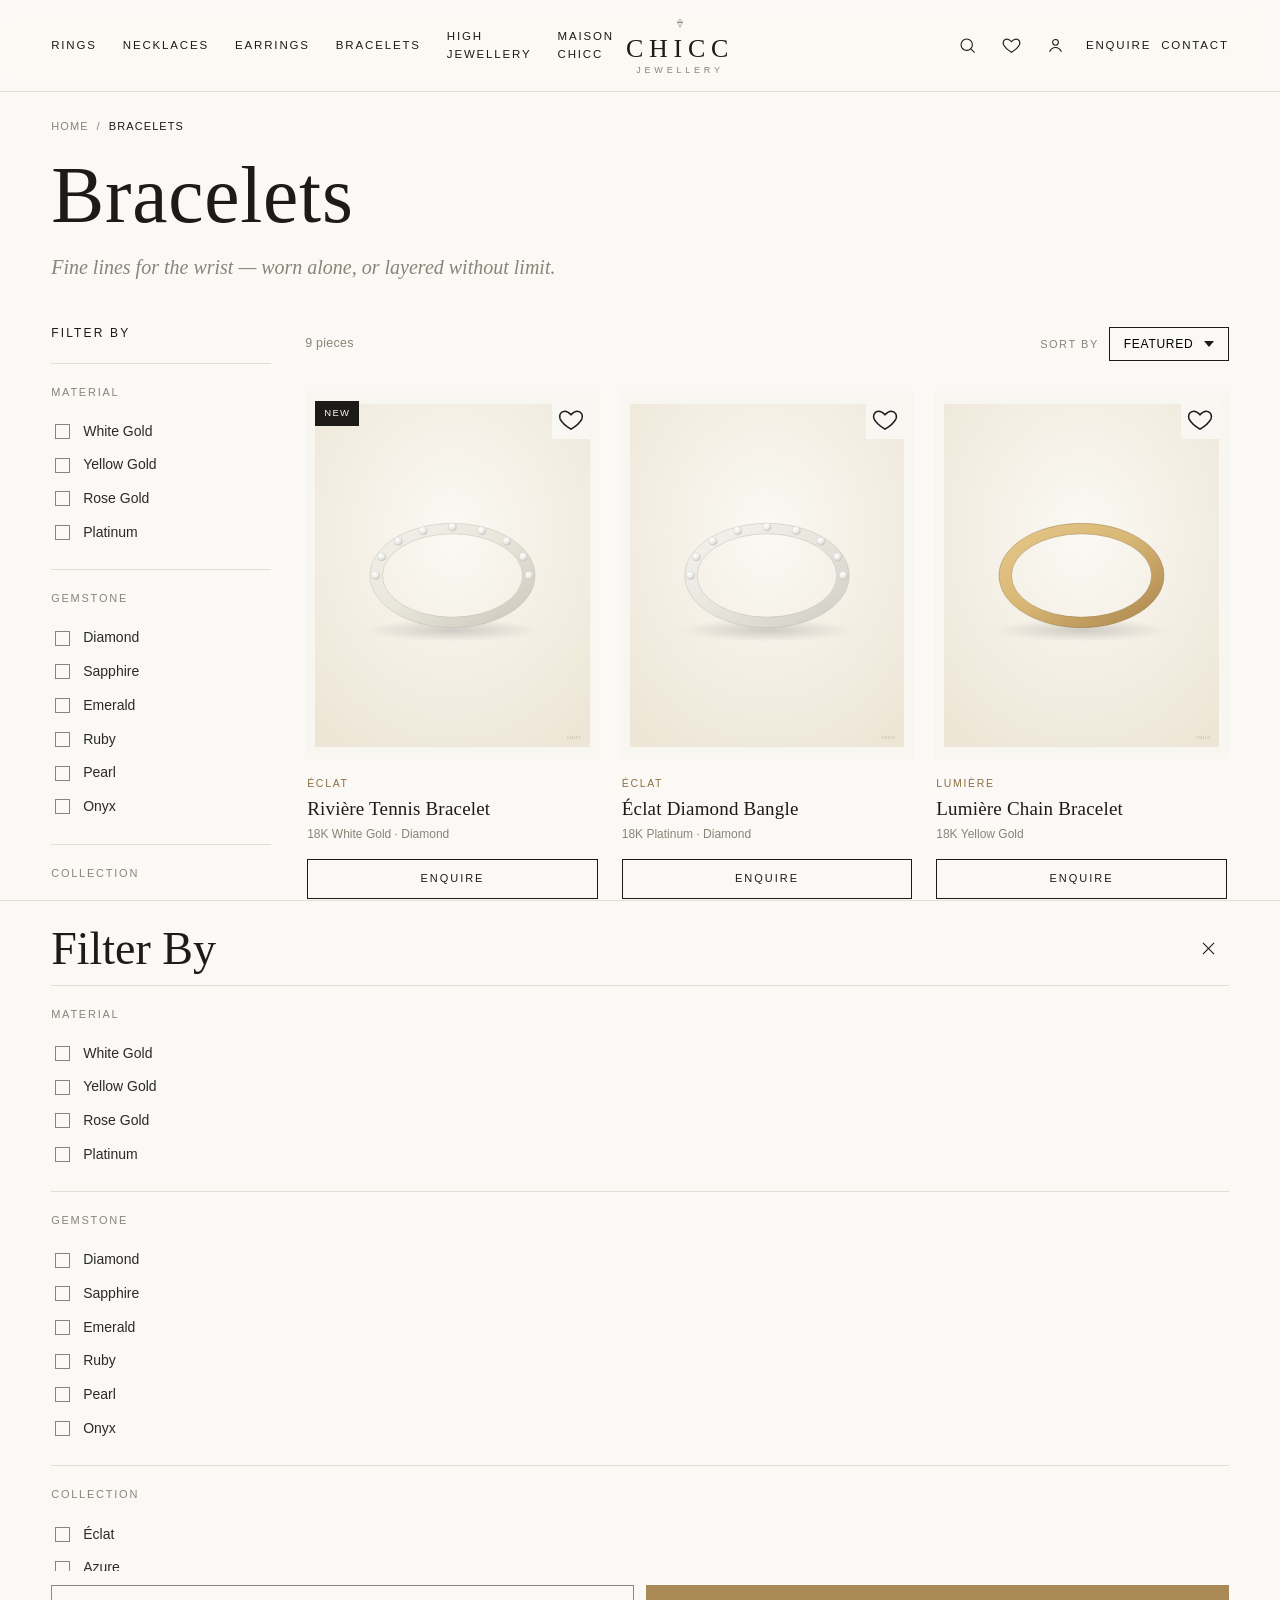
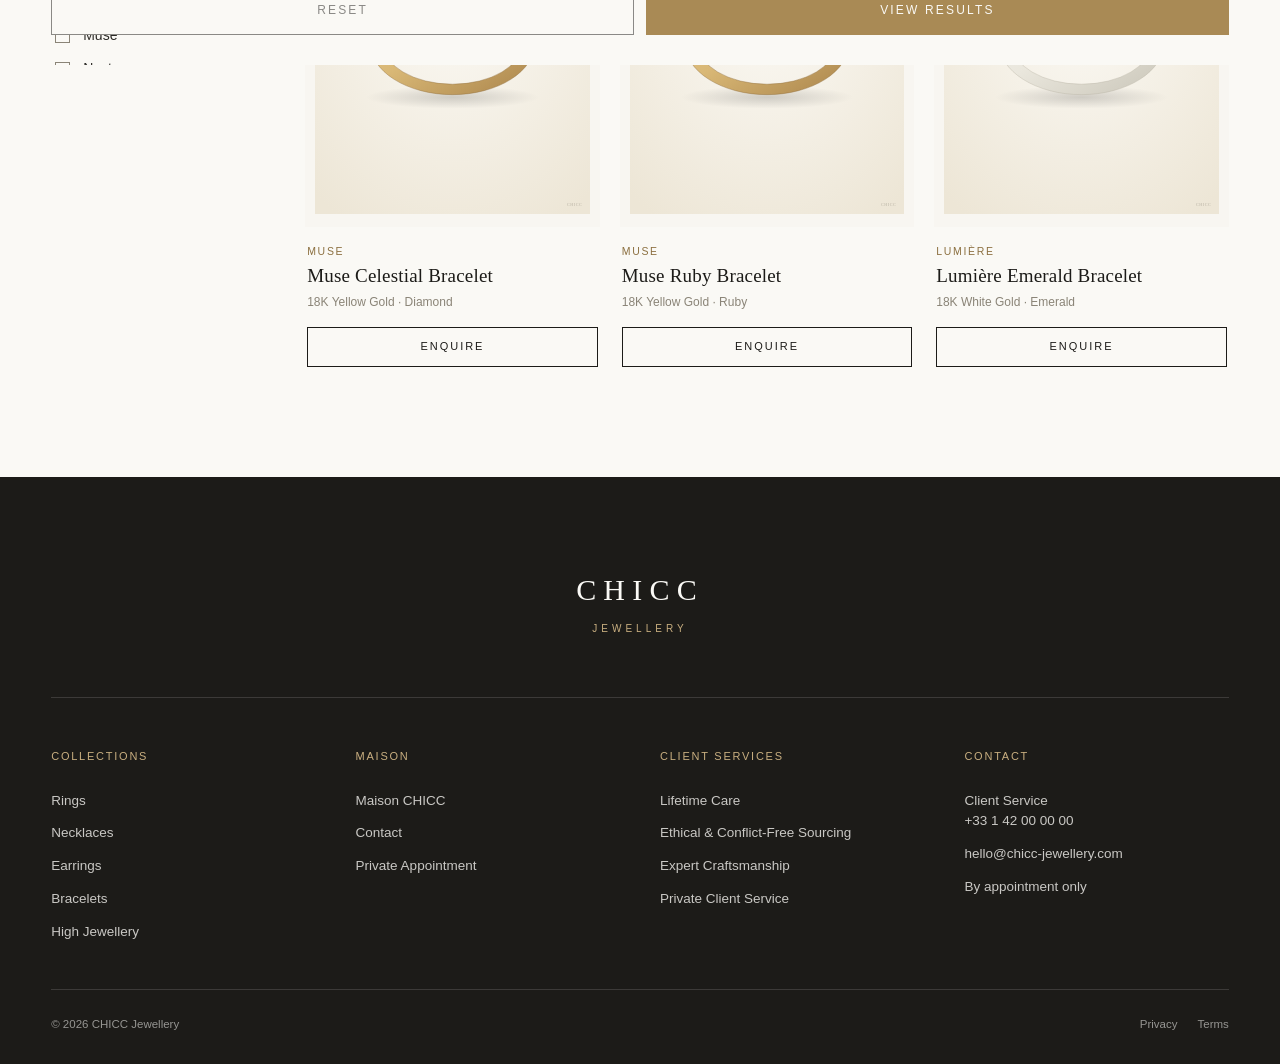
<file: bracelets.html>
<!DOCTYPE html>
<html lang="en">
<head>
<meta charset="UTF-8">
<meta name="viewport" content="width=device-width, initial-scale=1.0">
<title>Bracelets — CHICC Jewellery</title>
<meta name="description" content="Diamond tennis bracelets, gold chains and gemstone bangles crafted by CHICC.">
<link rel="icon" type="image/png" href="assets/branding/favicon-32.png">
<link rel="preconnect" href="https://fonts.googleapis.com">
<link rel="stylesheet" href="styles.css">
</head>
<body data-active="bracelets" data-category="bracelets">
<a class="visually-hidden" href="#main">Skip to content</a>
<header class="site-header">
  <div class="header-inner container">
    <div class="header-left" style="display:flex;align-items:center;">
      <button type="button" class="burger" data-menu-open aria-label="Open menu" aria-expanded="false" aria-controls="mobileMenu">
        <span></span><span></span><span></span>
      </button>
      <nav class="header-nav left" aria-label="Primary">
        <a class="nav-link" href="rings.html">Rings</a>
        <a class="nav-link" href="necklaces.html">Necklaces</a>
        <a class="nav-link" href="earrings.html">Earrings</a>
        <a class="nav-link" href="bracelets.html">Bracelets</a>
        <a class="nav-link" href="maison.html#high-jewellery">High Jewellery</a>
        <a class="nav-link" href="maison.html">Maison CHICC</a>
      </nav>
    </div>

    <a href="index.html" class="brand-mark" aria-label="CHICC Jewellery — home">
      <img src="assets/branding/mark.svg" alt="" width="26" height="14">
      <span class="word">CHICC</span>
      <span class="sub">JEWELLERY</span>
    </a>

    <div class="header-nav right header-actions">
      <button type="button" class="icon-btn" data-search-open aria-label="Search"><svg viewBox="0 0 24 24" fill="none" stroke="currentColor" stroke-width="1.4"><circle cx="11" cy="11" r="7.2"/><path d="M21 21l-4.4-4.4"/></svg></button>
      <a class="icon-btn" href="wishlist.html" aria-label="Wishlist"><svg viewBox="0 0 24 24" fill="none" stroke="currentColor" stroke-width="1.4"><path d="M12 20.5s-7.5-4.6-10-9.4C.5 7.4 2.6 4 6.3 4c2 0 3.6 1 5.7 3.2C14.1 5 15.7 4 17.7 4c3.7 0 5.8 3.4 4.3 7.1-2.5 4.8-10 9.4-10 9.4Z"/></svg><span class="count" data-wishlist-count style="display:none;"></span></a>
      <a class="icon-btn" href="contact.html#client-services" aria-label="Account &amp; client services"><svg viewBox="0 0 24 24" fill="none" stroke="currentColor" stroke-width="1.4"><circle cx="12" cy="8" r="3.6"/><path d="M4.5 20c1.6-3.6 4.6-5.4 7.5-5.4s5.9 1.8 7.5 5.4"/></svg></a>
      <div class="header-cta">
        <a class="nav-link enquire-link" href="#" data-enquire-open data-piece="General Enquiry">Enquire</a>
        <a class="nav-link" href="contact.html">Contact</a>
      </div>
    </div>
  </div>
</header>

<div class="mobile-menu" id="mobileMenu">
  <div class="mobile-menu-header container">
    <button type="button" class="icon-btn" data-menu-close aria-label="Close menu"><svg viewBox="0 0 24 24" fill="none" stroke="currentColor" stroke-width="1.4"><path d="M5 5l14 14M19 5L5 19"/></svg></button>
  </div>
  <nav class="mobile-menu-list" aria-label="Mobile primary">
    <a href="rings.html">Rings</a>
    <a href="necklaces.html">Necklaces</a>
    <a href="earrings.html">Earrings</a>
    <a href="bracelets.html">Bracelets</a>
    <a href="maison.html#high-jewellery">High Jewellery</a>
    <a href="maison.html">Maison CHICC</a>
    <a href="#" data-enquire-open data-piece="General Enquiry">Enquire</a>
    <a href="contact.html">Contact</a>
  </nav>
  <div class="mobile-menu-footer">
    <a class="btn btn-outline btn-block" href="wishlist.html">View Wishlist</a>
  </div>
</div>

<main id="main">
  <div class="container">
    <nav class="breadcrumb" aria-label="Breadcrumb">
      <a href="index.html">Home</a><span class="sep">/</span><span class="current">BRACELETS</span>
    </nav>
    <div class="category-head">
      <h1>Bracelets</h1>
      <p class="lede">Fine lines for the wrist — worn alone, or layered without limit.</p>
    </div>

    <div class="catalogue">
      <aside class="filter-panel" aria-label="Filters">
        <h2 class="fp-title">Filter By</h2>
        <div class="filter-group">
          <div class="fg-title">Material</div>
          <label class="filter-option">
            <input type="checkbox" data-filter="material" value="White Gold">
            <span>White Gold</span>
          </label>
          <label class="filter-option">
            <input type="checkbox" data-filter="material" value="Yellow Gold">
            <span>Yellow Gold</span>
          </label>
          <label class="filter-option">
            <input type="checkbox" data-filter="material" value="Rose Gold">
            <span>Rose Gold</span>
          </label>
          <label class="filter-option">
            <input type="checkbox" data-filter="material" value="Platinum">
            <span>Platinum</span>
          </label>
        </div>
        <div class="filter-group">
          <div class="fg-title">Gemstone</div>
          <label class="filter-option">
            <input type="checkbox" data-filter="gemstone" value="Diamond">
            <span>Diamond</span>
          </label>
          <label class="filter-option">
            <input type="checkbox" data-filter="gemstone" value="Sapphire">
            <span>Sapphire</span>
          </label>
          <label class="filter-option">
            <input type="checkbox" data-filter="gemstone" value="Emerald">
            <span>Emerald</span>
          </label>
          <label class="filter-option">
            <input type="checkbox" data-filter="gemstone" value="Ruby">
            <span>Ruby</span>
          </label>
          <label class="filter-option">
            <input type="checkbox" data-filter="gemstone" value="Pearl">
            <span>Pearl</span>
          </label>
          <label class="filter-option">
            <input type="checkbox" data-filter="gemstone" value="Onyx">
            <span>Onyx</span>
          </label>
        </div>
        <div class="filter-group">
          <div class="fg-title">Collection</div>
          <label class="filter-option">
            <input type="checkbox" data-filter="collection" value="Éclat">
            <span>Éclat</span>
          </label>
          <label class="filter-option">
            <input type="checkbox" data-filter="collection" value="Azure">
            <span>Azure</span>
          </label>
          <label class="filter-option">
            <input type="checkbox" data-filter="collection" value="Lumière">
            <span>Lumière</span>
          </label>
          <label class="filter-option">
            <input type="checkbox" data-filter="collection" value="Muse">
            <span>Muse</span>
          </label>
          <label class="filter-option">
            <input type="checkbox" data-filter="collection" value="Nocturne">
            <span>Nocturne</span>
          </label>
          <label class="filter-option">
            <input type="checkbox" data-filter="collection" value="Rosée">
            <span>Rosée</span>
          </label>
        </div>
        <button type="button" class="reset-filters" data-reset-filters disabled>Reset Filters</button>
      </aside>
      <div class="catalogue-main">
        <div class="catalogue-toolbar">
          <div class="result-count" data-result-count>&nbsp;</div>
          <div style="display:flex; align-items:center; gap:16px;">
            <button type="button" class="btn btn-outline btn-sm filter-toggle-btn" data-filter-open>Filter</button>
            <div class="sort-control">
              <label for="sortSelect">Sort By</label>
              <select id="sortSelect" data-sort-select>
                <option value="featured">Featured</option>
                <option value="newest">Newest</option>
                <option value="name-asc">Name A–Z</option>
                <option value="name-desc">Name Z–A</option>
              </select>
            </div>
          </div>
        </div>
        <div class="product-grid" data-product-grid></div>
      </div>
    </div>
  </div>
</main>
<div class="filter-drawer-backdrop" data-filter-backdrop></div>
<div class="filter-drawer" data-filter-drawer aria-label="Filters">
  <div class="filter-drawer-head">
    <h2 class="fp-title" style="margin:0;">Filter By</h2>
    <button type="button" class="icon-btn" data-filter-close aria-label="Close filters"><svg viewBox="0 0 24 24" fill="none" stroke="currentColor" stroke-width="1.4"><path d="M5 5l14 14M19 5L5 19"/></svg></button>
  </div>
        <div class="filter-group">
          <div class="fg-title">Material</div>
          <label class="filter-option">
            <input type="checkbox" data-filter="material" value="White Gold">
            <span>White Gold</span>
          </label>
          <label class="filter-option">
            <input type="checkbox" data-filter="material" value="Yellow Gold">
            <span>Yellow Gold</span>
          </label>
          <label class="filter-option">
            <input type="checkbox" data-filter="material" value="Rose Gold">
            <span>Rose Gold</span>
          </label>
          <label class="filter-option">
            <input type="checkbox" data-filter="material" value="Platinum">
            <span>Platinum</span>
          </label>
        </div>
        <div class="filter-group">
          <div class="fg-title">Gemstone</div>
          <label class="filter-option">
            <input type="checkbox" data-filter="gemstone" value="Diamond">
            <span>Diamond</span>
          </label>
          <label class="filter-option">
            <input type="checkbox" data-filter="gemstone" value="Sapphire">
            <span>Sapphire</span>
          </label>
          <label class="filter-option">
            <input type="checkbox" data-filter="gemstone" value="Emerald">
            <span>Emerald</span>
          </label>
          <label class="filter-option">
            <input type="checkbox" data-filter="gemstone" value="Ruby">
            <span>Ruby</span>
          </label>
          <label class="filter-option">
            <input type="checkbox" data-filter="gemstone" value="Pearl">
            <span>Pearl</span>
          </label>
          <label class="filter-option">
            <input type="checkbox" data-filter="gemstone" value="Onyx">
            <span>Onyx</span>
          </label>
        </div>
        <div class="filter-group">
          <div class="fg-title">Collection</div>
          <label class="filter-option">
            <input type="checkbox" data-filter="collection" value="Éclat">
            <span>Éclat</span>
          </label>
          <label class="filter-option">
            <input type="checkbox" data-filter="collection" value="Azure">
            <span>Azure</span>
          </label>
          <label class="filter-option">
            <input type="checkbox" data-filter="collection" value="Lumière">
            <span>Lumière</span>
          </label>
          <label class="filter-option">
            <input type="checkbox" data-filter="collection" value="Muse">
            <span>Muse</span>
          </label>
          <label class="filter-option">
            <input type="checkbox" data-filter="collection" value="Nocturne">
            <span>Nocturne</span>
          </label>
          <label class="filter-option">
            <input type="checkbox" data-filter="collection" value="Rosée">
            <span>Rosée</span>
          </label>
        </div>
  <div class="filter-drawer-foot">
    <button type="button" class="btn btn-outline" data-reset-filters disabled>Reset</button>
    <button type="button" class="btn btn-gold" data-filter-apply>View Results</button>
  </div>
</div>
<footer class="site-footer">
  <div class="container">
    <div class="footer-brand">
      <div class="word">CHICC</div>
      <div class="sub">JEWELLERY</div>
    </div>
    <div class="footer-grid">
      <div class="footer-col">
        <h4>Collections</h4>
        <a href="rings.html">Rings</a>
        <a href="necklaces.html">Necklaces</a>
        <a href="earrings.html">Earrings</a>
        <a href="bracelets.html">Bracelets</a>
        <a href="maison.html#high-jewellery">High Jewellery</a>
      </div>
      <div class="footer-col">
        <h4>Maison</h4>
        <a href="maison.html">Maison CHICC</a>
        <a href="contact.html">Contact</a>
        <a href="contact.html#appointment">Private Appointment</a>
      </div>
      <div class="footer-col">
        <h4>Client Services</h4>
        <a href="maison.html#care">Lifetime Care</a>
        <a href="maison.html#sourcing">Ethical &amp; Conflict-Free Sourcing</a>
        <a href="maison.html#craftsmanship">Expert Craftsmanship</a>
        <a href="contact.html#client-services">Private Client Service</a>
      </div>
      <div class="footer-col">
        <h4>Contact</h4>
        <p>Client Service<br>+33 1 42 00 00 00</p>
        <p>hello@chicc-jewellery.com</p>
        <p>By appointment only</p>
      </div>
    </div>
    <div class="footer-bottom">
      <span>&copy; 2026 CHICC Jewellery</span>
      <div class="legal-links">
        <a href="#">Privacy</a>
        <a href="#">Terms</a>
      </div>
    </div>
  </div>
</footer>

<!-- Search overlay -->
<div class="search-overlay" data-search-overlay>
  <div class="search-inner container" style="position:relative;">
    <button type="button" class="icon-btn search-close" data-search-close aria-label="Close search"><svg viewBox="0 0 24 24" fill="none" stroke="currentColor" stroke-width="1.4"><path d="M5 5l14 14M19 5L5 19"/></svg></button>
    <div class="eyebrow">Search</div>
    <div class="search-field">
      <svg viewBox="0 0 24 24" fill="none" stroke="currentColor" stroke-width="1.4"><circle cx="11" cy="11" r="7.2"/><path d="M21 21l-4.4-4.4"/></svg>
      <input type="text" data-search-input placeholder="Search “diamond”, “Azure”, “ring”…" aria-label="Search products">
    </div>
    <p class="search-hint" data-search-hint>Try a gemstone, material, collection or category — e.g. “sapphire”, “gold”, “Muse”, “bracelet”.</p>
    <div class="search-results" data-search-results></div>
  </div>
</div>

<!-- Private enquiry modal -->
<div class="modal-backdrop" data-enquiry-modal>
  <div class="modal" role="dialog" aria-modal="true" aria-labelledby="enquiryTitle">
    <button type="button" class="modal-close" data-modal-close aria-label="Close"><svg viewBox="0 0 24 24" fill="none" stroke="currentColor" stroke-width="1.4"><path d="M5 5l14 14M19 5L5 19"/></svg></button>
    <div class="eyebrow">Private Enquiry</div>
    <h2 id="enquiryTitle">Enquire for this piece</h2>
    <p class="modal-sub">Share your details and a member of CHICC Client Service will contact you personally.</p>
    <form novalidate>
      <div class="form-row">
        <label for="enq-piece">Piece</label>
        <input type="text" id="enq-piece" name="piece" data-piece-field readonly>
      </div>
      <div class="form-grid">
        <div class="form-row">
          <label for="enq-name">Full Name</label>
          <input type="text" id="enq-name" name="fullName" required autocomplete="name">
        </div>
        <div class="form-row">
          <label for="enq-email">Email Address</label>
          <input type="email" id="enq-email" name="email" required autocomplete="email">
        </div>
      </div>
      <div class="form-grid">
        <div class="form-row">
          <label for="enq-phone">Phone Number</label>
          <input type="tel" id="enq-phone" name="phone" autocomplete="tel">
        </div>
        <div class="form-row">
          <label for="enq-country">Country</label>
          <input type="text" id="enq-country" name="country" autocomplete="country-name">
        </div>
      </div>
      <div class="form-row">
        <label for="enq-message">Message</label>
        <textarea id="enq-message" name="message" placeholder="Tell us about sizing, customisation or anything else we can help with."></textarea>
      </div>
      <button type="submit" class="btn btn-gold btn-block">Send Enquiry</button>
    </form>
    <div class="form-success" data-form-success style="display:none;">
      <div class="tick">&#10003;</div>
      <h3>Thank you.</h3>
      <p>CHICC Client Service will contact you shortly.</p>
    </div>
  </div>
</div>

<!-- Private appointment modal -->
<div class="modal-backdrop" data-appointment-modal>
  <div class="modal" role="dialog" aria-modal="true" aria-labelledby="apptTitle">
    <button type="button" class="modal-close" data-modal-close aria-label="Close"><svg viewBox="0 0 24 24" fill="none" stroke="currentColor" stroke-width="1.4"><path d="M5 5l14 14M19 5L5 19"/></svg></button>
    <div class="eyebrow">Client Service</div>
    <h2 id="apptTitle">Book a Private Appointment</h2>
    <p class="modal-sub">Visit our atelier for a one-to-one consultation with a CHICC jewellery specialist.</p>
    <form novalidate>
      <div class="form-grid">
        <div class="form-row">
          <label for="appt-name">Name</label>
          <input type="text" id="appt-name" name="fullName" required autocomplete="name">
        </div>
        <div class="form-row">
          <label for="appt-email">Email</label>
          <input type="email" id="appt-email" name="email" required autocomplete="email">
        </div>
      </div>
      <div class="form-grid">
        <div class="form-row">
          <label for="appt-phone">Phone</label>
          <input type="tel" id="appt-phone" name="phone" autocomplete="tel">
        </div>
        <div class="form-row">
          <label for="appt-country">Country</label>
          <input type="text" id="appt-country" name="country" autocomplete="country-name">
        </div>
      </div>
      <div class="form-grid">
        <div class="form-row">
          <label for="appt-date">Preferred Date</label>
          <input type="date" id="appt-date" name="preferredDate">
        </div>
        <div class="form-row">
          <label for="appt-time">Preferred Time</label>
          <input type="time" id="appt-time" name="preferredTime">
        </div>
      </div>
      <div class="form-grid">
        <div class="form-row">
          <label for="appt-location">Preferred Location</label>
          <select id="appt-location" name="location">
            <option>Paris Atelier</option>
            <option>London Salon</option>
            <option>New York Salon</option>
            <option>Virtual Appointment</option>
          </select>
        </div>
        <div class="form-row">
          <label for="appt-piece">Interested Piece</label>
          <input type="text" id="appt-piece" name="piece" data-piece-field placeholder="Optional">
        </div>
      </div>
      <div class="form-row">
        <label for="appt-message">Message</label>
        <textarea id="appt-message" name="message" placeholder="Anything you'd like us to prepare for your visit."></textarea>
      </div>
      <button type="submit" class="btn btn-gold btn-block">Request Appointment</button>
    </form>
    <div class="form-success" data-form-success style="display:none;">
      <div class="tick">&#10003;</div>
      <h3>Thank you.</h3>
      <p>CHICC Client Service will confirm your appointment shortly.</p>
    </div>
  </div>
</div>
<script src="products.js"></script>
<script src="script.js"></script>
</body>
</html>
</file>
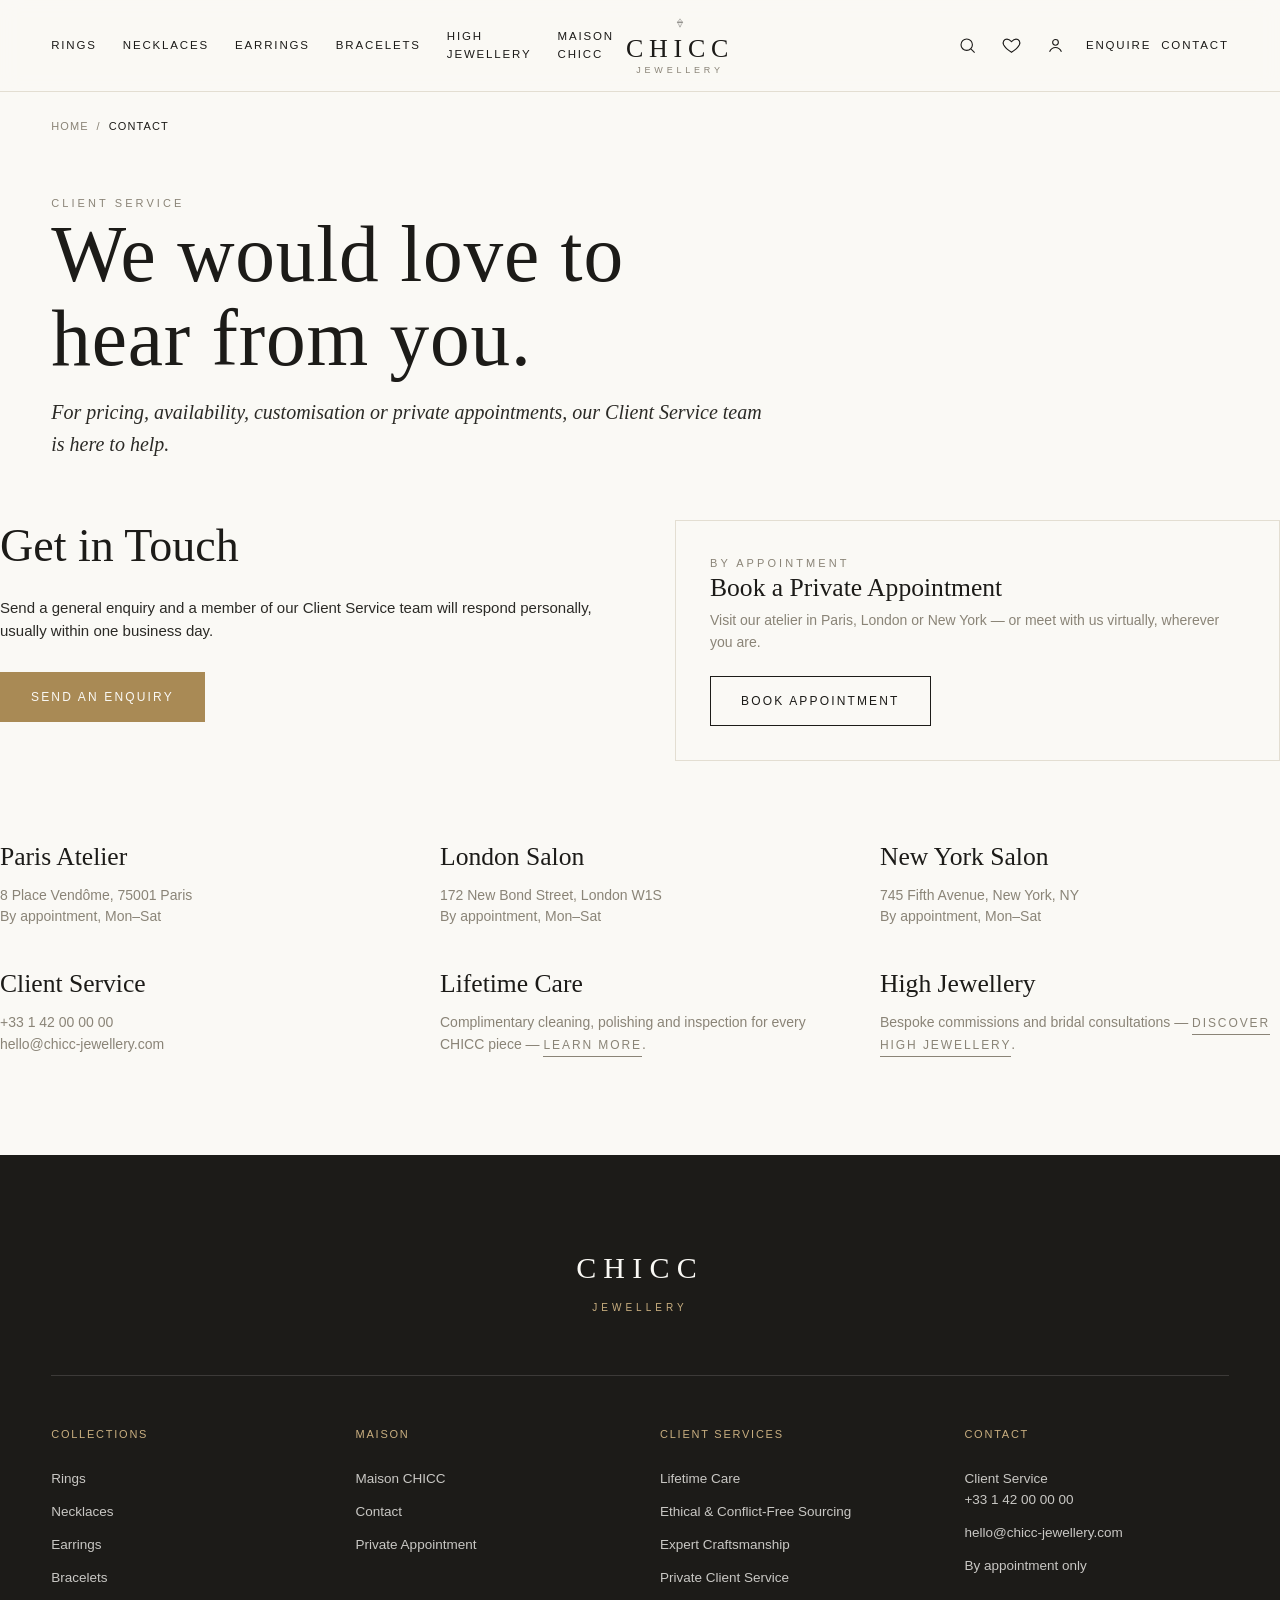
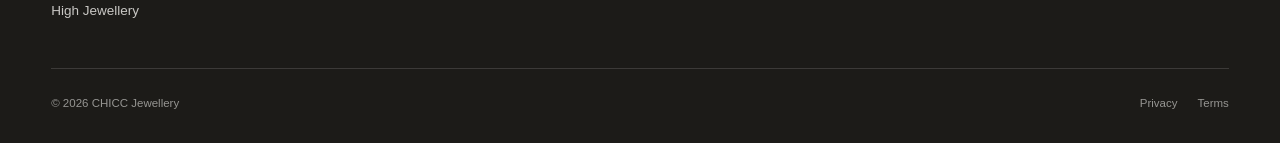
<file: contact.html>
<!DOCTYPE html>
<html lang="en">
<head>
<meta charset="UTF-8">
<meta name="viewport" content="width=device-width, initial-scale=1.0">
<title>Contact — CHICC Jewellery</title>
<meta name="description" content="Contact CHICC Jewellery Client Service, or book a private appointment at one of our ateliers.">
<link rel="icon" type="image/png" href="assets/branding/favicon-32.png">
<link rel="preconnect" href="https://fonts.googleapis.com">
<link rel="stylesheet" href="styles.css">
</head>
<body>
<a class="visually-hidden" href="#main">Skip to content</a>
<header class="site-header">
  <div class="header-inner container">
    <div class="header-left" style="display:flex;align-items:center;">
      <button type="button" class="burger" data-menu-open aria-label="Open menu" aria-expanded="false" aria-controls="mobileMenu">
        <span></span><span></span><span></span>
      </button>
      <nav class="header-nav left" aria-label="Primary">
        <a class="nav-link" href="rings.html">Rings</a>
        <a class="nav-link" href="necklaces.html">Necklaces</a>
        <a class="nav-link" href="earrings.html">Earrings</a>
        <a class="nav-link" href="bracelets.html">Bracelets</a>
        <a class="nav-link" href="maison.html#high-jewellery">High Jewellery</a>
        <a class="nav-link" href="maison.html">Maison CHICC</a>
      </nav>
    </div>

    <a href="index.html" class="brand-mark" aria-label="CHICC Jewellery — home">
      <img src="assets/branding/mark.svg" alt="" width="26" height="14">
      <span class="word">CHICC</span>
      <span class="sub">JEWELLERY</span>
    </a>

    <div class="header-nav right header-actions">
      <button type="button" class="icon-btn" data-search-open aria-label="Search"><svg viewBox="0 0 24 24" fill="none" stroke="currentColor" stroke-width="1.4"><circle cx="11" cy="11" r="7.2"/><path d="M21 21l-4.4-4.4"/></svg></button>
      <a class="icon-btn" href="wishlist.html" aria-label="Wishlist"><svg viewBox="0 0 24 24" fill="none" stroke="currentColor" stroke-width="1.4"><path d="M12 20.5s-7.5-4.6-10-9.4C.5 7.4 2.6 4 6.3 4c2 0 3.6 1 5.7 3.2C14.1 5 15.7 4 17.7 4c3.7 0 5.8 3.4 4.3 7.1-2.5 4.8-10 9.4-10 9.4Z"/></svg><span class="count" data-wishlist-count style="display:none;"></span></a>
      <a class="icon-btn" href="contact.html#client-services" aria-label="Account &amp; client services"><svg viewBox="0 0 24 24" fill="none" stroke="currentColor" stroke-width="1.4"><circle cx="12" cy="8" r="3.6"/><path d="M4.5 20c1.6-3.6 4.6-5.4 7.5-5.4s5.9 1.8 7.5 5.4"/></svg></a>
      <div class="header-cta">
        <a class="nav-link enquire-link" href="#" data-enquire-open data-piece="General Enquiry">Enquire</a>
        <a class="nav-link" href="contact.html">Contact</a>
      </div>
    </div>
  </div>
</header>

<div class="mobile-menu" id="mobileMenu">
  <div class="mobile-menu-header container">
    <button type="button" class="icon-btn" data-menu-close aria-label="Close menu"><svg viewBox="0 0 24 24" fill="none" stroke="currentColor" stroke-width="1.4"><path d="M5 5l14 14M19 5L5 19"/></svg></button>
  </div>
  <nav class="mobile-menu-list" aria-label="Mobile primary">
    <a href="rings.html">Rings</a>
    <a href="necklaces.html">Necklaces</a>
    <a href="earrings.html">Earrings</a>
    <a href="bracelets.html">Bracelets</a>
    <a href="maison.html#high-jewellery">High Jewellery</a>
    <a href="maison.html">Maison CHICC</a>
    <a href="#" data-enquire-open data-piece="General Enquiry">Enquire</a>
    <a href="contact.html">Contact</a>
  </nav>
  <div class="mobile-menu-footer">
    <a class="btn btn-outline btn-block" href="wishlist.html">View Wishlist</a>
  </div>
</div>

<main id="main">
  <div class="container">
    <nav class="breadcrumb" aria-label="Breadcrumb">
      <a href="index.html">Home</a><span class="sep">/</span><span class="current">CONTACT</span>
    </nav>
    <div class="page-header">
      <div class="eyebrow">Client Service</div>
      <h1>We would love to hear from you.</h1>
      <p class="lede">For pricing, availability, customisation or private appointments, our Client Service team is here to help.</p>
    </div>
  </div>

  <section class="simple-page container" id="client-services">
    <div class="two-col">
      <div>
        <h2 style="margin-bottom:24px;">Get in Touch</h2>
        <p class="body-text" style="margin-bottom:30px;">Send a general enquiry and a member of our Client Service team will respond personally, usually within one business day.</p>
        <button type="button" class="btn btn-gold" data-enquire-open data-piece="General Enquiry">Send an Enquiry</button>
      </div>
      <div class="contact-card" id="appointment">
        <div class="eyebrow">By Appointment</div>
        <h3>Book a Private Appointment</h3>
        <p>Visit our atelier in Paris, London or New York — or meet with us virtually, wherever you are.</p>
        <button type="button" class="btn btn-outline" data-appointment-open>Book Appointment</button>
      </div>
    </div>

    <div class="values-grid" style="margin-top:80px;">
      <div class="value-card">
        <h3>Paris Atelier</h3>
        <p>8 Place Vend&ocirc;me, 75001 Paris<br>By appointment, Mon&ndash;Sat</p>
      </div>
      <div class="value-card">
        <h3>London Salon</h3>
        <p>172 New Bond Street, London W1S<br>By appointment, Mon&ndash;Sat</p>
      </div>
      <div class="value-card">
        <h3>New York Salon</h3>
        <p>745 Fifth Avenue, New York, NY<br>By appointment, Mon&ndash;Sat</p>
      </div>
    </div>

    <div class="values-grid" style="margin-top:40px;">
      <div class="value-card">
        <h3>Client Service</h3>
        <p>+33 1 42 00 00 00<br>hello@chicc-jewellery.com</p>
      </div>
      <div class="value-card">
        <h3>Lifetime Care</h3>
        <p>Complimentary cleaning, polishing and inspection for every CHICC piece — <a class="link-underline" href="maison.html#care">learn more</a>.</p>
      </div>
      <div class="value-card">
        <h3>High Jewellery</h3>
        <p>Bespoke commissions and bridal consultations — <a class="link-underline" href="maison.html#high-jewellery">discover High Jewellery</a>.</p>
      </div>
    </div>
  </section>
</main>
<footer class="site-footer">
  <div class="container">
    <div class="footer-brand">
      <div class="word">CHICC</div>
      <div class="sub">JEWELLERY</div>
    </div>
    <div class="footer-grid">
      <div class="footer-col">
        <h4>Collections</h4>
        <a href="rings.html">Rings</a>
        <a href="necklaces.html">Necklaces</a>
        <a href="earrings.html">Earrings</a>
        <a href="bracelets.html">Bracelets</a>
        <a href="maison.html#high-jewellery">High Jewellery</a>
      </div>
      <div class="footer-col">
        <h4>Maison</h4>
        <a href="maison.html">Maison CHICC</a>
        <a href="contact.html">Contact</a>
        <a href="contact.html#appointment">Private Appointment</a>
      </div>
      <div class="footer-col">
        <h4>Client Services</h4>
        <a href="maison.html#care">Lifetime Care</a>
        <a href="maison.html#sourcing">Ethical &amp; Conflict-Free Sourcing</a>
        <a href="maison.html#craftsmanship">Expert Craftsmanship</a>
        <a href="contact.html#client-services">Private Client Service</a>
      </div>
      <div class="footer-col">
        <h4>Contact</h4>
        <p>Client Service<br>+33 1 42 00 00 00</p>
        <p>hello@chicc-jewellery.com</p>
        <p>By appointment only</p>
      </div>
    </div>
    <div class="footer-bottom">
      <span>&copy; 2026 CHICC Jewellery</span>
      <div class="legal-links">
        <a href="#">Privacy</a>
        <a href="#">Terms</a>
      </div>
    </div>
  </div>
</footer>

<!-- Search overlay -->
<div class="search-overlay" data-search-overlay>
  <div class="search-inner container" style="position:relative;">
    <button type="button" class="icon-btn search-close" data-search-close aria-label="Close search"><svg viewBox="0 0 24 24" fill="none" stroke="currentColor" stroke-width="1.4"><path d="M5 5l14 14M19 5L5 19"/></svg></button>
    <div class="eyebrow">Search</div>
    <div class="search-field">
      <svg viewBox="0 0 24 24" fill="none" stroke="currentColor" stroke-width="1.4"><circle cx="11" cy="11" r="7.2"/><path d="M21 21l-4.4-4.4"/></svg>
      <input type="text" data-search-input placeholder="Search “diamond”, “Azure”, “ring”…" aria-label="Search products">
    </div>
    <p class="search-hint" data-search-hint>Try a gemstone, material, collection or category — e.g. “sapphire”, “gold”, “Muse”, “bracelet”.</p>
    <div class="search-results" data-search-results></div>
  </div>
</div>

<!-- Private enquiry modal -->
<div class="modal-backdrop" data-enquiry-modal>
  <div class="modal" role="dialog" aria-modal="true" aria-labelledby="enquiryTitle">
    <button type="button" class="modal-close" data-modal-close aria-label="Close"><svg viewBox="0 0 24 24" fill="none" stroke="currentColor" stroke-width="1.4"><path d="M5 5l14 14M19 5L5 19"/></svg></button>
    <div class="eyebrow">Private Enquiry</div>
    <h2 id="enquiryTitle">Enquire for this piece</h2>
    <p class="modal-sub">Share your details and a member of CHICC Client Service will contact you personally.</p>
    <form novalidate>
      <div class="form-row">
        <label for="enq-piece">Piece</label>
        <input type="text" id="enq-piece" name="piece" data-piece-field readonly>
      </div>
      <div class="form-grid">
        <div class="form-row">
          <label for="enq-name">Full Name</label>
          <input type="text" id="enq-name" name="fullName" required autocomplete="name">
        </div>
        <div class="form-row">
          <label for="enq-email">Email Address</label>
          <input type="email" id="enq-email" name="email" required autocomplete="email">
        </div>
      </div>
      <div class="form-grid">
        <div class="form-row">
          <label for="enq-phone">Phone Number</label>
          <input type="tel" id="enq-phone" name="phone" autocomplete="tel">
        </div>
        <div class="form-row">
          <label for="enq-country">Country</label>
          <input type="text" id="enq-country" name="country" autocomplete="country-name">
        </div>
      </div>
      <div class="form-row">
        <label for="enq-message">Message</label>
        <textarea id="enq-message" name="message" placeholder="Tell us about sizing, customisation or anything else we can help with."></textarea>
      </div>
      <button type="submit" class="btn btn-gold btn-block">Send Enquiry</button>
    </form>
    <div class="form-success" data-form-success style="display:none;">
      <div class="tick">&#10003;</div>
      <h3>Thank you.</h3>
      <p>CHICC Client Service will contact you shortly.</p>
    </div>
  </div>
</div>

<!-- Private appointment modal -->
<div class="modal-backdrop" data-appointment-modal>
  <div class="modal" role="dialog" aria-modal="true" aria-labelledby="apptTitle">
    <button type="button" class="modal-close" data-modal-close aria-label="Close"><svg viewBox="0 0 24 24" fill="none" stroke="currentColor" stroke-width="1.4"><path d="M5 5l14 14M19 5L5 19"/></svg></button>
    <div class="eyebrow">Client Service</div>
    <h2 id="apptTitle">Book a Private Appointment</h2>
    <p class="modal-sub">Visit our atelier for a one-to-one consultation with a CHICC jewellery specialist.</p>
    <form novalidate>
      <div class="form-grid">
        <div class="form-row">
          <label for="appt-name">Name</label>
          <input type="text" id="appt-name" name="fullName" required autocomplete="name">
        </div>
        <div class="form-row">
          <label for="appt-email">Email</label>
          <input type="email" id="appt-email" name="email" required autocomplete="email">
        </div>
      </div>
      <div class="form-grid">
        <div class="form-row">
          <label for="appt-phone">Phone</label>
          <input type="tel" id="appt-phone" name="phone" autocomplete="tel">
        </div>
        <div class="form-row">
          <label for="appt-country">Country</label>
          <input type="text" id="appt-country" name="country" autocomplete="country-name">
        </div>
      </div>
      <div class="form-grid">
        <div class="form-row">
          <label for="appt-date">Preferred Date</label>
          <input type="date" id="appt-date" name="preferredDate">
        </div>
        <div class="form-row">
          <label for="appt-time">Preferred Time</label>
          <input type="time" id="appt-time" name="preferredTime">
        </div>
      </div>
      <div class="form-grid">
        <div class="form-row">
          <label for="appt-location">Preferred Location</label>
          <select id="appt-location" name="location">
            <option>Paris Atelier</option>
            <option>London Salon</option>
            <option>New York Salon</option>
            <option>Virtual Appointment</option>
          </select>
        </div>
        <div class="form-row">
          <label for="appt-piece">Interested Piece</label>
          <input type="text" id="appt-piece" name="piece" data-piece-field placeholder="Optional">
        </div>
      </div>
      <div class="form-row">
        <label for="appt-message">Message</label>
        <textarea id="appt-message" name="message" placeholder="Anything you'd like us to prepare for your visit."></textarea>
      </div>
      <button type="submit" class="btn btn-gold btn-block">Request Appointment</button>
    </form>
    <div class="form-success" data-form-success style="display:none;">
      <div class="tick">&#10003;</div>
      <h3>Thank you.</h3>
      <p>CHICC Client Service will confirm your appointment shortly.</p>
    </div>
  </div>
</div>
<script src="products.js"></script>
<script src="script.js"></script>
</body>
</html>
</file>
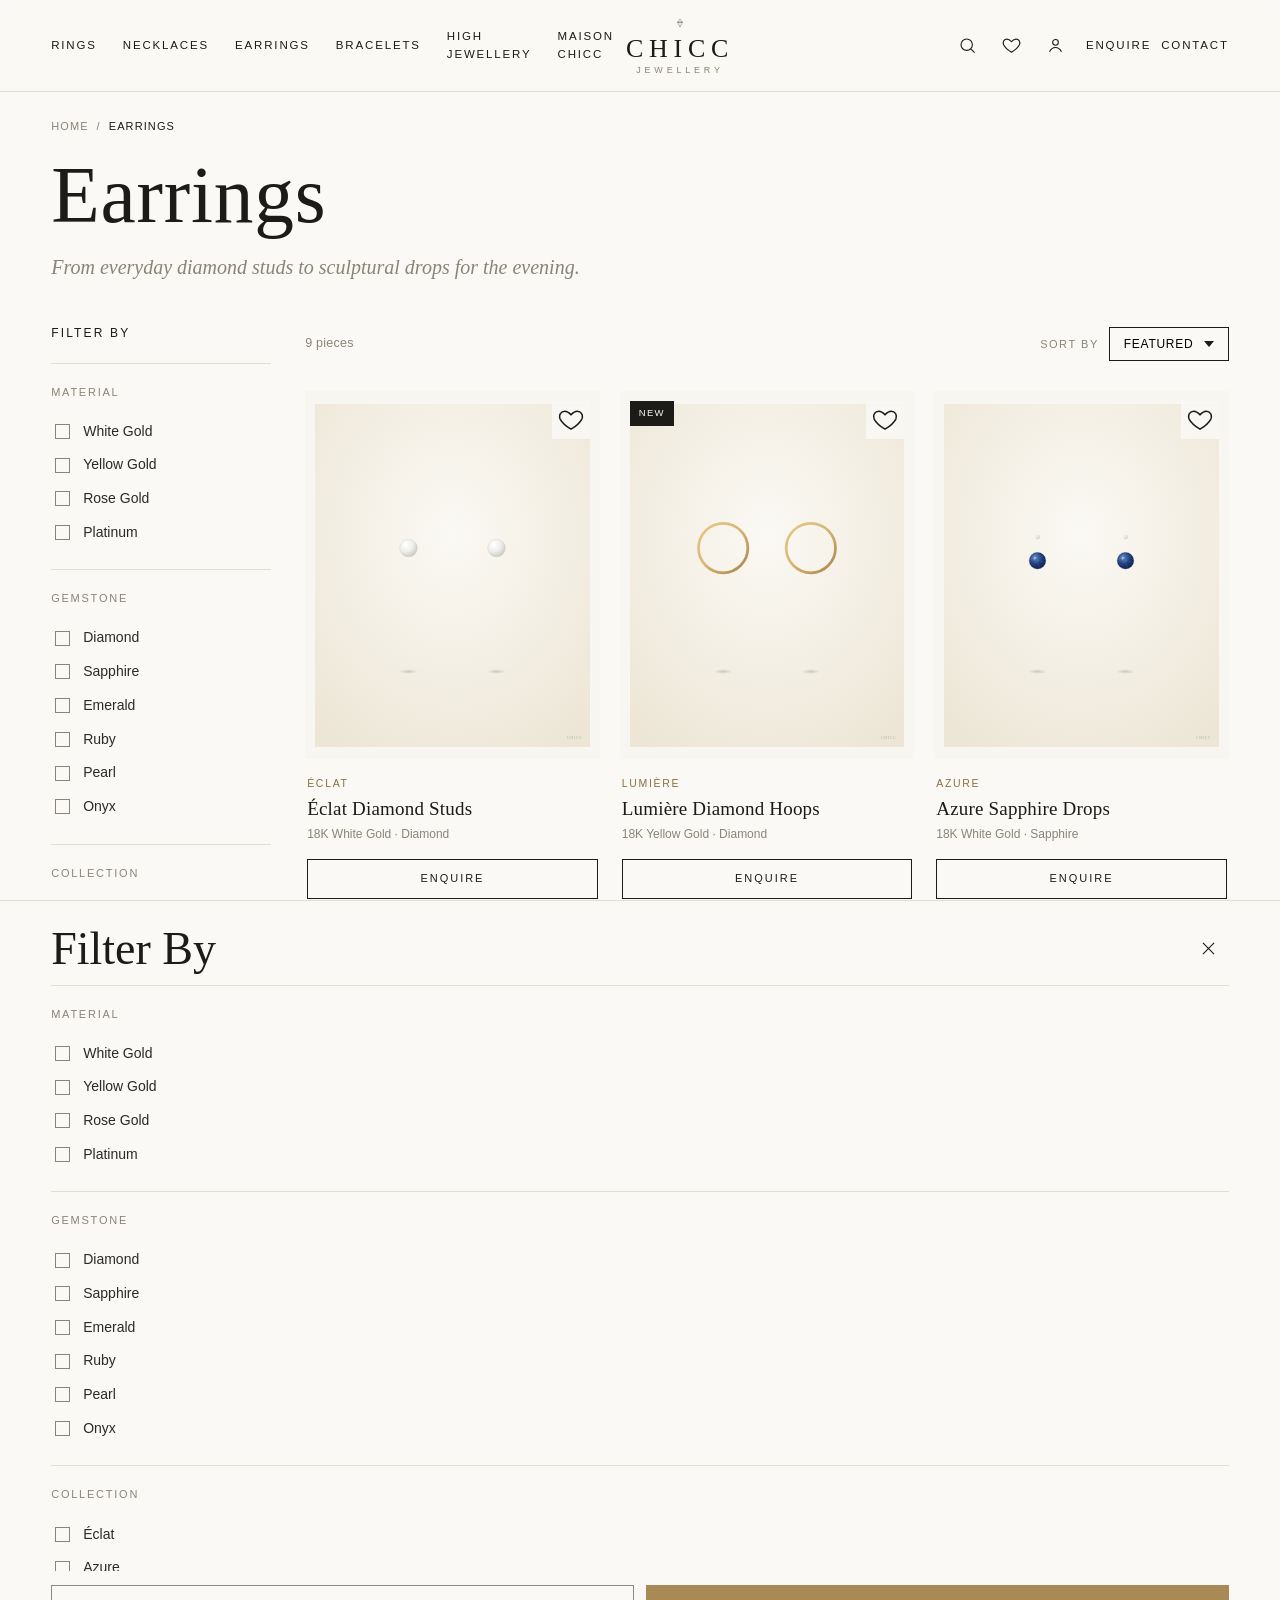
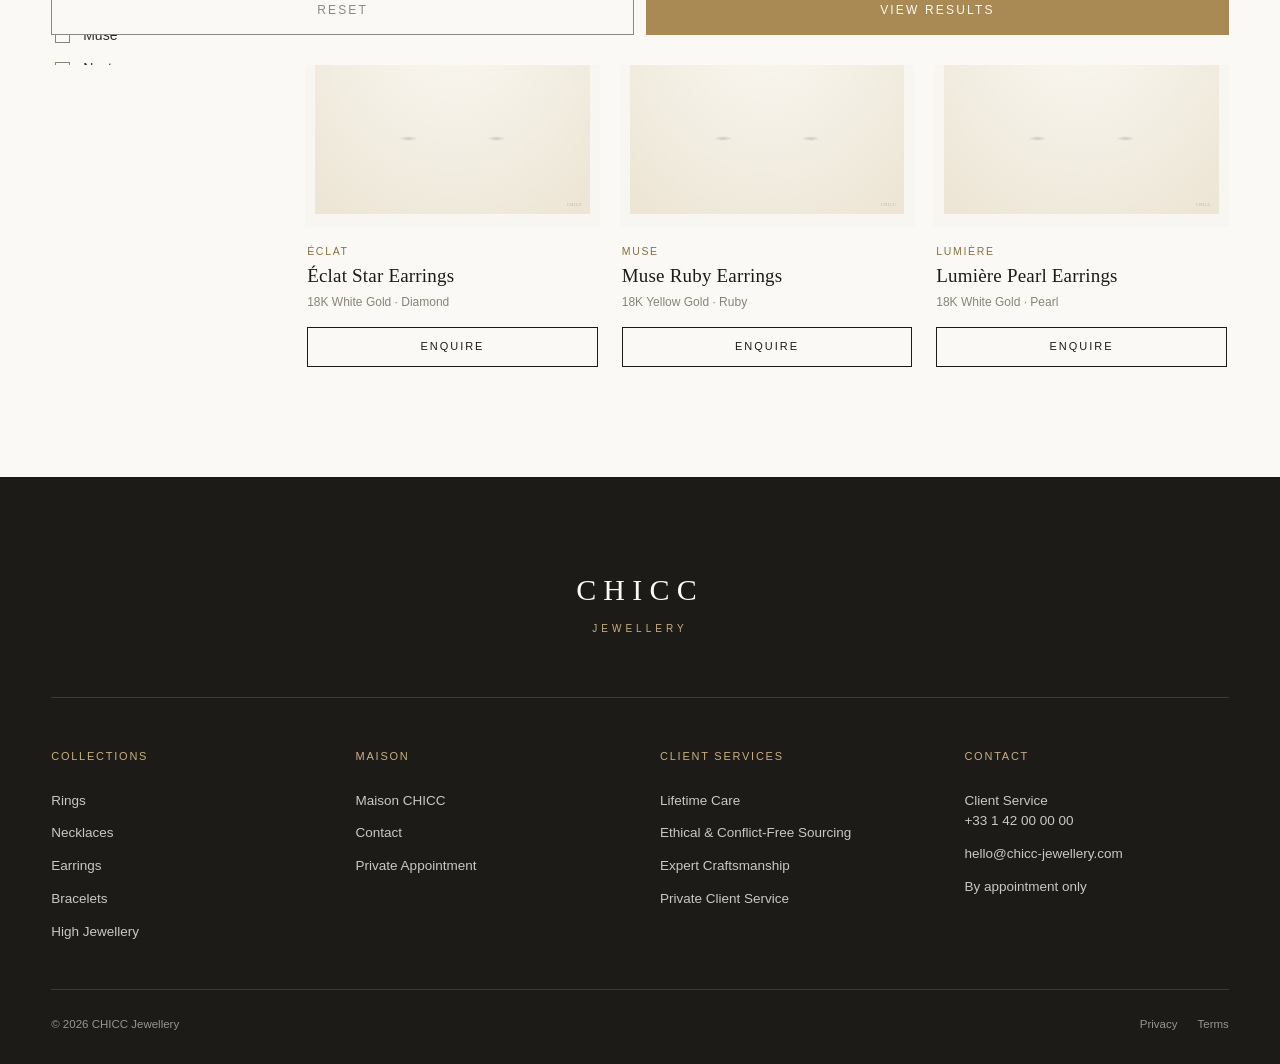
<file: earrings.html>
<!DOCTYPE html>
<html lang="en">
<head>
<meta charset="UTF-8">
<meta name="viewport" content="width=device-width, initial-scale=1.0">
<title>Earrings — CHICC Jewellery</title>
<meta name="description" content="Diamond, sapphire, emerald, ruby and pearl earrings in fine 18K gold and platinum.">
<link rel="icon" type="image/png" href="assets/branding/favicon-32.png">
<link rel="preconnect" href="https://fonts.googleapis.com">
<link rel="stylesheet" href="styles.css">
</head>
<body data-active="earrings" data-category="earrings">
<a class="visually-hidden" href="#main">Skip to content</a>
<header class="site-header">
  <div class="header-inner container">
    <div class="header-left" style="display:flex;align-items:center;">
      <button type="button" class="burger" data-menu-open aria-label="Open menu" aria-expanded="false" aria-controls="mobileMenu">
        <span></span><span></span><span></span>
      </button>
      <nav class="header-nav left" aria-label="Primary">
        <a class="nav-link" href="rings.html">Rings</a>
        <a class="nav-link" href="necklaces.html">Necklaces</a>
        <a class="nav-link" href="earrings.html">Earrings</a>
        <a class="nav-link" href="bracelets.html">Bracelets</a>
        <a class="nav-link" href="maison.html#high-jewellery">High Jewellery</a>
        <a class="nav-link" href="maison.html">Maison CHICC</a>
      </nav>
    </div>

    <a href="index.html" class="brand-mark" aria-label="CHICC Jewellery — home">
      <img src="assets/branding/mark.svg" alt="" width="26" height="14">
      <span class="word">CHICC</span>
      <span class="sub">JEWELLERY</span>
    </a>

    <div class="header-nav right header-actions">
      <button type="button" class="icon-btn" data-search-open aria-label="Search"><svg viewBox="0 0 24 24" fill="none" stroke="currentColor" stroke-width="1.4"><circle cx="11" cy="11" r="7.2"/><path d="M21 21l-4.4-4.4"/></svg></button>
      <a class="icon-btn" href="wishlist.html" aria-label="Wishlist"><svg viewBox="0 0 24 24" fill="none" stroke="currentColor" stroke-width="1.4"><path d="M12 20.5s-7.5-4.6-10-9.4C.5 7.4 2.6 4 6.3 4c2 0 3.6 1 5.7 3.2C14.1 5 15.7 4 17.7 4c3.7 0 5.8 3.4 4.3 7.1-2.5 4.8-10 9.4-10 9.4Z"/></svg><span class="count" data-wishlist-count style="display:none;"></span></a>
      <a class="icon-btn" href="contact.html#client-services" aria-label="Account &amp; client services"><svg viewBox="0 0 24 24" fill="none" stroke="currentColor" stroke-width="1.4"><circle cx="12" cy="8" r="3.6"/><path d="M4.5 20c1.6-3.6 4.6-5.4 7.5-5.4s5.9 1.8 7.5 5.4"/></svg></a>
      <div class="header-cta">
        <a class="nav-link enquire-link" href="#" data-enquire-open data-piece="General Enquiry">Enquire</a>
        <a class="nav-link" href="contact.html">Contact</a>
      </div>
    </div>
  </div>
</header>

<div class="mobile-menu" id="mobileMenu">
  <div class="mobile-menu-header container">
    <button type="button" class="icon-btn" data-menu-close aria-label="Close menu"><svg viewBox="0 0 24 24" fill="none" stroke="currentColor" stroke-width="1.4"><path d="M5 5l14 14M19 5L5 19"/></svg></button>
  </div>
  <nav class="mobile-menu-list" aria-label="Mobile primary">
    <a href="rings.html">Rings</a>
    <a href="necklaces.html">Necklaces</a>
    <a href="earrings.html">Earrings</a>
    <a href="bracelets.html">Bracelets</a>
    <a href="maison.html#high-jewellery">High Jewellery</a>
    <a href="maison.html">Maison CHICC</a>
    <a href="#" data-enquire-open data-piece="General Enquiry">Enquire</a>
    <a href="contact.html">Contact</a>
  </nav>
  <div class="mobile-menu-footer">
    <a class="btn btn-outline btn-block" href="wishlist.html">View Wishlist</a>
  </div>
</div>

<main id="main">
  <div class="container">
    <nav class="breadcrumb" aria-label="Breadcrumb">
      <a href="index.html">Home</a><span class="sep">/</span><span class="current">EARRINGS</span>
    </nav>
    <div class="category-head">
      <h1>Earrings</h1>
      <p class="lede">From everyday diamond studs to sculptural drops for the evening.</p>
    </div>

    <div class="catalogue">
      <aside class="filter-panel" aria-label="Filters">
        <h2 class="fp-title">Filter By</h2>
        <div class="filter-group">
          <div class="fg-title">Material</div>
          <label class="filter-option">
            <input type="checkbox" data-filter="material" value="White Gold">
            <span>White Gold</span>
          </label>
          <label class="filter-option">
            <input type="checkbox" data-filter="material" value="Yellow Gold">
            <span>Yellow Gold</span>
          </label>
          <label class="filter-option">
            <input type="checkbox" data-filter="material" value="Rose Gold">
            <span>Rose Gold</span>
          </label>
          <label class="filter-option">
            <input type="checkbox" data-filter="material" value="Platinum">
            <span>Platinum</span>
          </label>
        </div>
        <div class="filter-group">
          <div class="fg-title">Gemstone</div>
          <label class="filter-option">
            <input type="checkbox" data-filter="gemstone" value="Diamond">
            <span>Diamond</span>
          </label>
          <label class="filter-option">
            <input type="checkbox" data-filter="gemstone" value="Sapphire">
            <span>Sapphire</span>
          </label>
          <label class="filter-option">
            <input type="checkbox" data-filter="gemstone" value="Emerald">
            <span>Emerald</span>
          </label>
          <label class="filter-option">
            <input type="checkbox" data-filter="gemstone" value="Ruby">
            <span>Ruby</span>
          </label>
          <label class="filter-option">
            <input type="checkbox" data-filter="gemstone" value="Pearl">
            <span>Pearl</span>
          </label>
          <label class="filter-option">
            <input type="checkbox" data-filter="gemstone" value="Onyx">
            <span>Onyx</span>
          </label>
        </div>
        <div class="filter-group">
          <div class="fg-title">Collection</div>
          <label class="filter-option">
            <input type="checkbox" data-filter="collection" value="Éclat">
            <span>Éclat</span>
          </label>
          <label class="filter-option">
            <input type="checkbox" data-filter="collection" value="Azure">
            <span>Azure</span>
          </label>
          <label class="filter-option">
            <input type="checkbox" data-filter="collection" value="Lumière">
            <span>Lumière</span>
          </label>
          <label class="filter-option">
            <input type="checkbox" data-filter="collection" value="Muse">
            <span>Muse</span>
          </label>
          <label class="filter-option">
            <input type="checkbox" data-filter="collection" value="Nocturne">
            <span>Nocturne</span>
          </label>
          <label class="filter-option">
            <input type="checkbox" data-filter="collection" value="Rosée">
            <span>Rosée</span>
          </label>
        </div>
        <button type="button" class="reset-filters" data-reset-filters disabled>Reset Filters</button>
      </aside>
      <div class="catalogue-main">
        <div class="catalogue-toolbar">
          <div class="result-count" data-result-count>&nbsp;</div>
          <div style="display:flex; align-items:center; gap:16px;">
            <button type="button" class="btn btn-outline btn-sm filter-toggle-btn" data-filter-open>Filter</button>
            <div class="sort-control">
              <label for="sortSelect">Sort By</label>
              <select id="sortSelect" data-sort-select>
                <option value="featured">Featured</option>
                <option value="newest">Newest</option>
                <option value="name-asc">Name A–Z</option>
                <option value="name-desc">Name Z–A</option>
              </select>
            </div>
          </div>
        </div>
        <div class="product-grid" data-product-grid></div>
      </div>
    </div>
  </div>
</main>
<div class="filter-drawer-backdrop" data-filter-backdrop></div>
<div class="filter-drawer" data-filter-drawer aria-label="Filters">
  <div class="filter-drawer-head">
    <h2 class="fp-title" style="margin:0;">Filter By</h2>
    <button type="button" class="icon-btn" data-filter-close aria-label="Close filters"><svg viewBox="0 0 24 24" fill="none" stroke="currentColor" stroke-width="1.4"><path d="M5 5l14 14M19 5L5 19"/></svg></button>
  </div>
        <div class="filter-group">
          <div class="fg-title">Material</div>
          <label class="filter-option">
            <input type="checkbox" data-filter="material" value="White Gold">
            <span>White Gold</span>
          </label>
          <label class="filter-option">
            <input type="checkbox" data-filter="material" value="Yellow Gold">
            <span>Yellow Gold</span>
          </label>
          <label class="filter-option">
            <input type="checkbox" data-filter="material" value="Rose Gold">
            <span>Rose Gold</span>
          </label>
          <label class="filter-option">
            <input type="checkbox" data-filter="material" value="Platinum">
            <span>Platinum</span>
          </label>
        </div>
        <div class="filter-group">
          <div class="fg-title">Gemstone</div>
          <label class="filter-option">
            <input type="checkbox" data-filter="gemstone" value="Diamond">
            <span>Diamond</span>
          </label>
          <label class="filter-option">
            <input type="checkbox" data-filter="gemstone" value="Sapphire">
            <span>Sapphire</span>
          </label>
          <label class="filter-option">
            <input type="checkbox" data-filter="gemstone" value="Emerald">
            <span>Emerald</span>
          </label>
          <label class="filter-option">
            <input type="checkbox" data-filter="gemstone" value="Ruby">
            <span>Ruby</span>
          </label>
          <label class="filter-option">
            <input type="checkbox" data-filter="gemstone" value="Pearl">
            <span>Pearl</span>
          </label>
          <label class="filter-option">
            <input type="checkbox" data-filter="gemstone" value="Onyx">
            <span>Onyx</span>
          </label>
        </div>
        <div class="filter-group">
          <div class="fg-title">Collection</div>
          <label class="filter-option">
            <input type="checkbox" data-filter="collection" value="Éclat">
            <span>Éclat</span>
          </label>
          <label class="filter-option">
            <input type="checkbox" data-filter="collection" value="Azure">
            <span>Azure</span>
          </label>
          <label class="filter-option">
            <input type="checkbox" data-filter="collection" value="Lumière">
            <span>Lumière</span>
          </label>
          <label class="filter-option">
            <input type="checkbox" data-filter="collection" value="Muse">
            <span>Muse</span>
          </label>
          <label class="filter-option">
            <input type="checkbox" data-filter="collection" value="Nocturne">
            <span>Nocturne</span>
          </label>
          <label class="filter-option">
            <input type="checkbox" data-filter="collection" value="Rosée">
            <span>Rosée</span>
          </label>
        </div>
  <div class="filter-drawer-foot">
    <button type="button" class="btn btn-outline" data-reset-filters disabled>Reset</button>
    <button type="button" class="btn btn-gold" data-filter-apply>View Results</button>
  </div>
</div>
<footer class="site-footer">
  <div class="container">
    <div class="footer-brand">
      <div class="word">CHICC</div>
      <div class="sub">JEWELLERY</div>
    </div>
    <div class="footer-grid">
      <div class="footer-col">
        <h4>Collections</h4>
        <a href="rings.html">Rings</a>
        <a href="necklaces.html">Necklaces</a>
        <a href="earrings.html">Earrings</a>
        <a href="bracelets.html">Bracelets</a>
        <a href="maison.html#high-jewellery">High Jewellery</a>
      </div>
      <div class="footer-col">
        <h4>Maison</h4>
        <a href="maison.html">Maison CHICC</a>
        <a href="contact.html">Contact</a>
        <a href="contact.html#appointment">Private Appointment</a>
      </div>
      <div class="footer-col">
        <h4>Client Services</h4>
        <a href="maison.html#care">Lifetime Care</a>
        <a href="maison.html#sourcing">Ethical &amp; Conflict-Free Sourcing</a>
        <a href="maison.html#craftsmanship">Expert Craftsmanship</a>
        <a href="contact.html#client-services">Private Client Service</a>
      </div>
      <div class="footer-col">
        <h4>Contact</h4>
        <p>Client Service<br>+33 1 42 00 00 00</p>
        <p>hello@chicc-jewellery.com</p>
        <p>By appointment only</p>
      </div>
    </div>
    <div class="footer-bottom">
      <span>&copy; 2026 CHICC Jewellery</span>
      <div class="legal-links">
        <a href="#">Privacy</a>
        <a href="#">Terms</a>
      </div>
    </div>
  </div>
</footer>

<!-- Search overlay -->
<div class="search-overlay" data-search-overlay>
  <div class="search-inner container" style="position:relative;">
    <button type="button" class="icon-btn search-close" data-search-close aria-label="Close search"><svg viewBox="0 0 24 24" fill="none" stroke="currentColor" stroke-width="1.4"><path d="M5 5l14 14M19 5L5 19"/></svg></button>
    <div class="eyebrow">Search</div>
    <div class="search-field">
      <svg viewBox="0 0 24 24" fill="none" stroke="currentColor" stroke-width="1.4"><circle cx="11" cy="11" r="7.2"/><path d="M21 21l-4.4-4.4"/></svg>
      <input type="text" data-search-input placeholder="Search “diamond”, “Azure”, “ring”…" aria-label="Search products">
    </div>
    <p class="search-hint" data-search-hint>Try a gemstone, material, collection or category — e.g. “sapphire”, “gold”, “Muse”, “bracelet”.</p>
    <div class="search-results" data-search-results></div>
  </div>
</div>

<!-- Private enquiry modal -->
<div class="modal-backdrop" data-enquiry-modal>
  <div class="modal" role="dialog" aria-modal="true" aria-labelledby="enquiryTitle">
    <button type="button" class="modal-close" data-modal-close aria-label="Close"><svg viewBox="0 0 24 24" fill="none" stroke="currentColor" stroke-width="1.4"><path d="M5 5l14 14M19 5L5 19"/></svg></button>
    <div class="eyebrow">Private Enquiry</div>
    <h2 id="enquiryTitle">Enquire for this piece</h2>
    <p class="modal-sub">Share your details and a member of CHICC Client Service will contact you personally.</p>
    <form novalidate>
      <div class="form-row">
        <label for="enq-piece">Piece</label>
        <input type="text" id="enq-piece" name="piece" data-piece-field readonly>
      </div>
      <div class="form-grid">
        <div class="form-row">
          <label for="enq-name">Full Name</label>
          <input type="text" id="enq-name" name="fullName" required autocomplete="name">
        </div>
        <div class="form-row">
          <label for="enq-email">Email Address</label>
          <input type="email" id="enq-email" name="email" required autocomplete="email">
        </div>
      </div>
      <div class="form-grid">
        <div class="form-row">
          <label for="enq-phone">Phone Number</label>
          <input type="tel" id="enq-phone" name="phone" autocomplete="tel">
        </div>
        <div class="form-row">
          <label for="enq-country">Country</label>
          <input type="text" id="enq-country" name="country" autocomplete="country-name">
        </div>
      </div>
      <div class="form-row">
        <label for="enq-message">Message</label>
        <textarea id="enq-message" name="message" placeholder="Tell us about sizing, customisation or anything else we can help with."></textarea>
      </div>
      <button type="submit" class="btn btn-gold btn-block">Send Enquiry</button>
    </form>
    <div class="form-success" data-form-success style="display:none;">
      <div class="tick">&#10003;</div>
      <h3>Thank you.</h3>
      <p>CHICC Client Service will contact you shortly.</p>
    </div>
  </div>
</div>

<!-- Private appointment modal -->
<div class="modal-backdrop" data-appointment-modal>
  <div class="modal" role="dialog" aria-modal="true" aria-labelledby="apptTitle">
    <button type="button" class="modal-close" data-modal-close aria-label="Close"><svg viewBox="0 0 24 24" fill="none" stroke="currentColor" stroke-width="1.4"><path d="M5 5l14 14M19 5L5 19"/></svg></button>
    <div class="eyebrow">Client Service</div>
    <h2 id="apptTitle">Book a Private Appointment</h2>
    <p class="modal-sub">Visit our atelier for a one-to-one consultation with a CHICC jewellery specialist.</p>
    <form novalidate>
      <div class="form-grid">
        <div class="form-row">
          <label for="appt-name">Name</label>
          <input type="text" id="appt-name" name="fullName" required autocomplete="name">
        </div>
        <div class="form-row">
          <label for="appt-email">Email</label>
          <input type="email" id="appt-email" name="email" required autocomplete="email">
        </div>
      </div>
      <div class="form-grid">
        <div class="form-row">
          <label for="appt-phone">Phone</label>
          <input type="tel" id="appt-phone" name="phone" autocomplete="tel">
        </div>
        <div class="form-row">
          <label for="appt-country">Country</label>
          <input type="text" id="appt-country" name="country" autocomplete="country-name">
        </div>
      </div>
      <div class="form-grid">
        <div class="form-row">
          <label for="appt-date">Preferred Date</label>
          <input type="date" id="appt-date" name="preferredDate">
        </div>
        <div class="form-row">
          <label for="appt-time">Preferred Time</label>
          <input type="time" id="appt-time" name="preferredTime">
        </div>
      </div>
      <div class="form-grid">
        <div class="form-row">
          <label for="appt-location">Preferred Location</label>
          <select id="appt-location" name="location">
            <option>Paris Atelier</option>
            <option>London Salon</option>
            <option>New York Salon</option>
            <option>Virtual Appointment</option>
          </select>
        </div>
        <div class="form-row">
          <label for="appt-piece">Interested Piece</label>
          <input type="text" id="appt-piece" name="piece" data-piece-field placeholder="Optional">
        </div>
      </div>
      <div class="form-row">
        <label for="appt-message">Message</label>
        <textarea id="appt-message" name="message" placeholder="Anything you'd like us to prepare for your visit."></textarea>
      </div>
      <button type="submit" class="btn btn-gold btn-block">Request Appointment</button>
    </form>
    <div class="form-success" data-form-success style="display:none;">
      <div class="tick">&#10003;</div>
      <h3>Thank you.</h3>
      <p>CHICC Client Service will confirm your appointment shortly.</p>
    </div>
  </div>
</div>
<script src="products.js"></script>
<script src="script.js"></script>
</body>
</html>
</file>
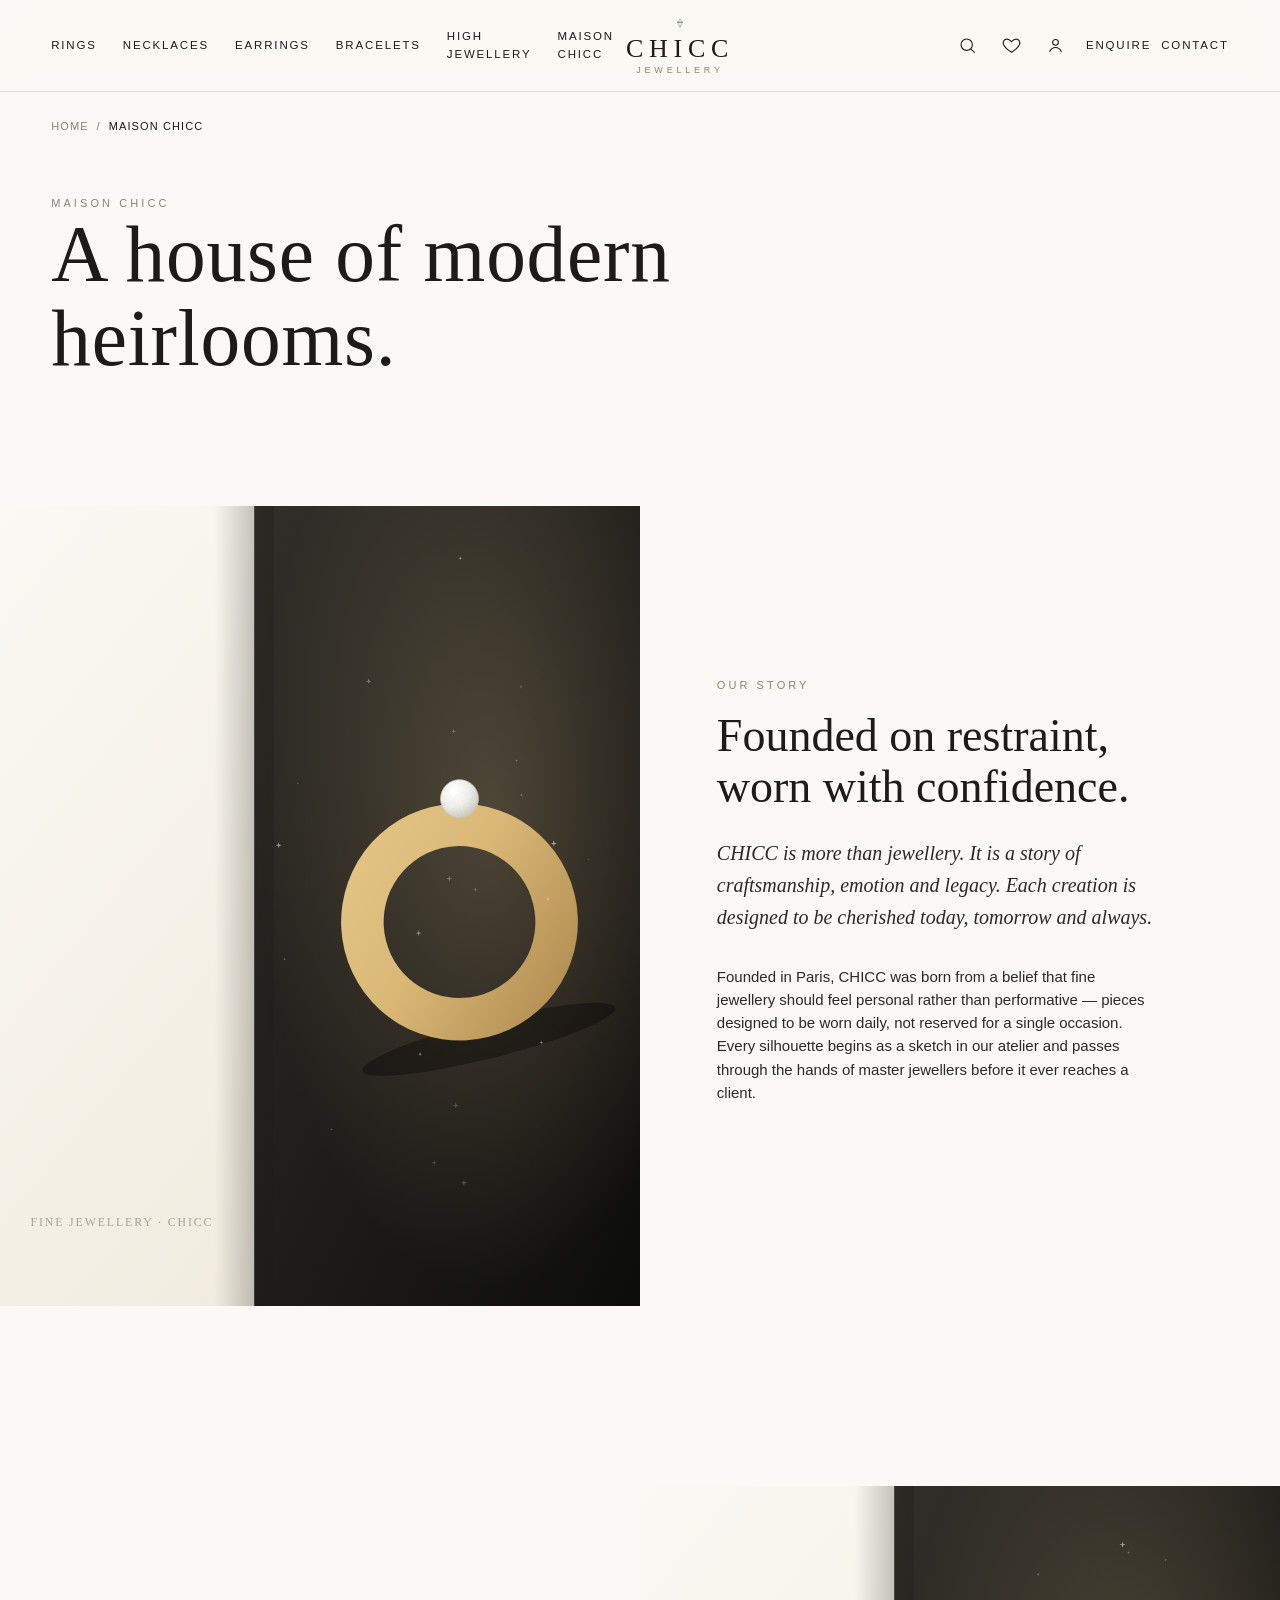
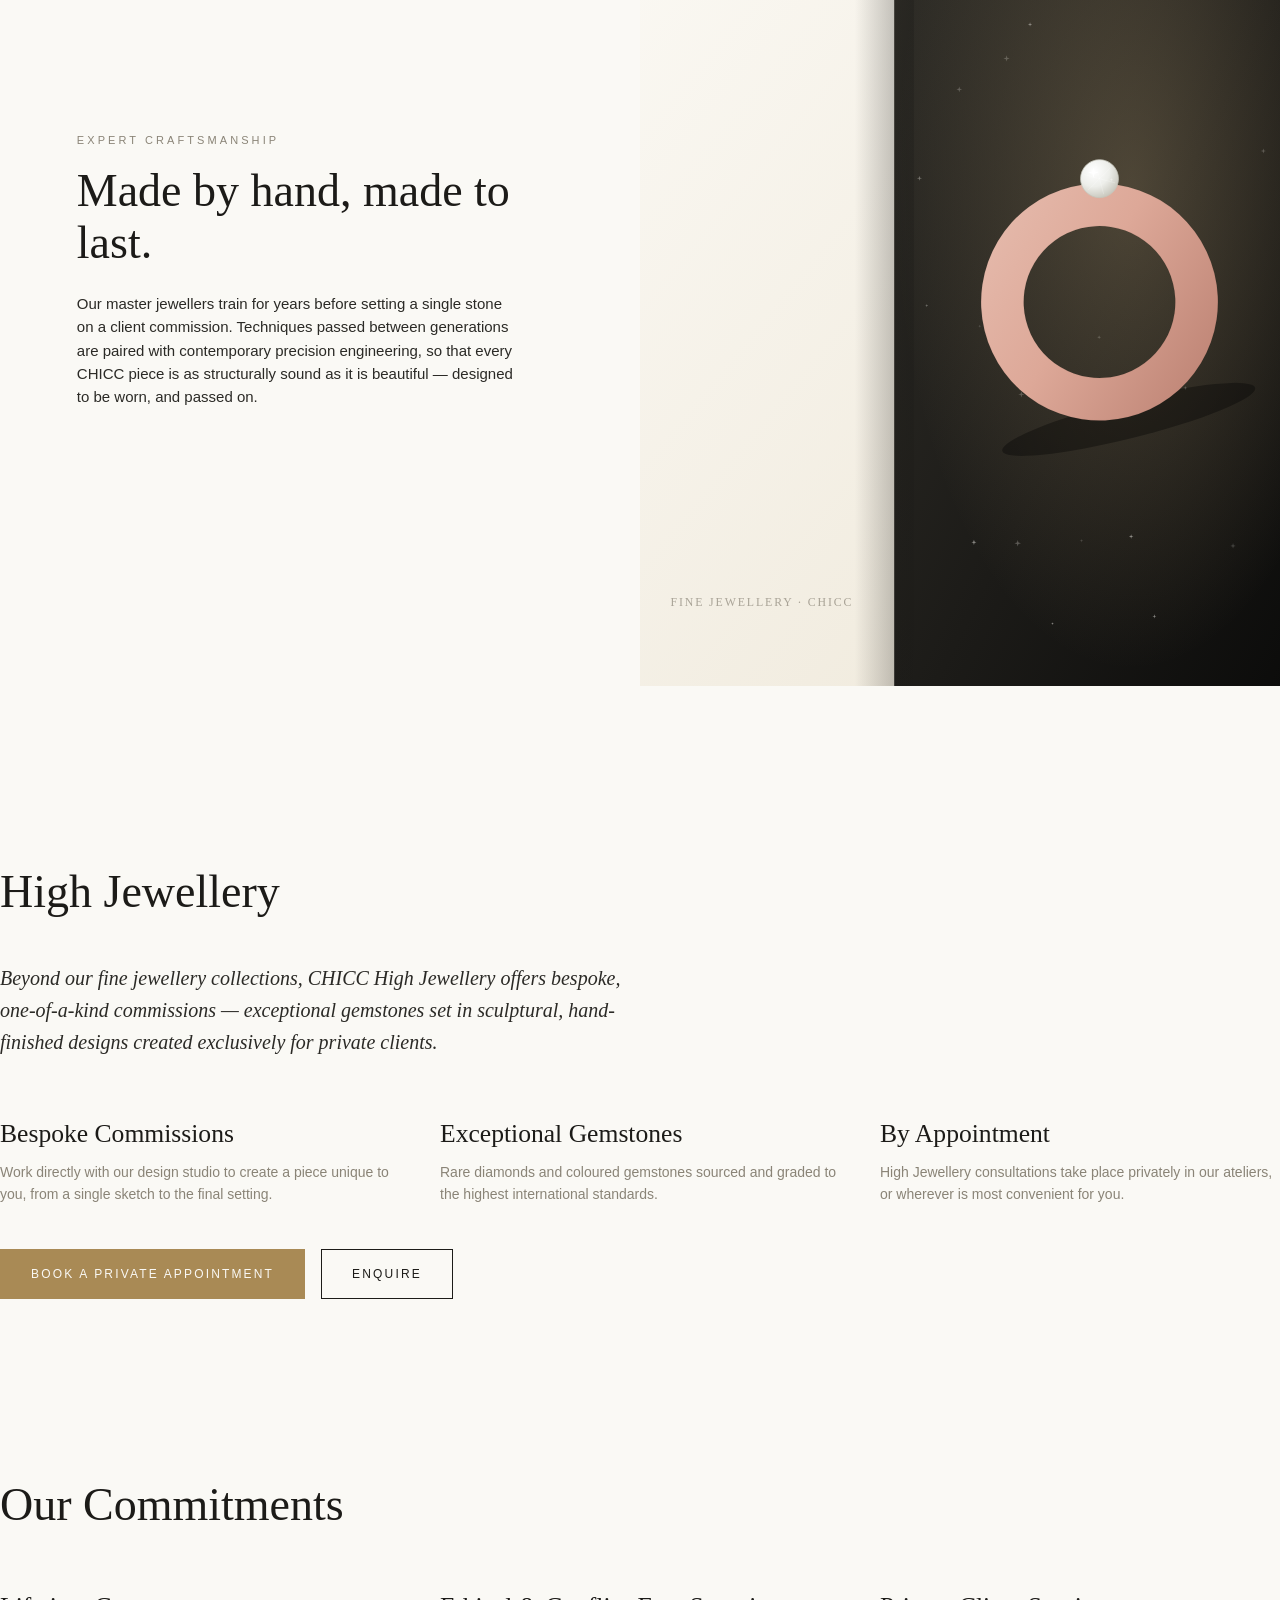
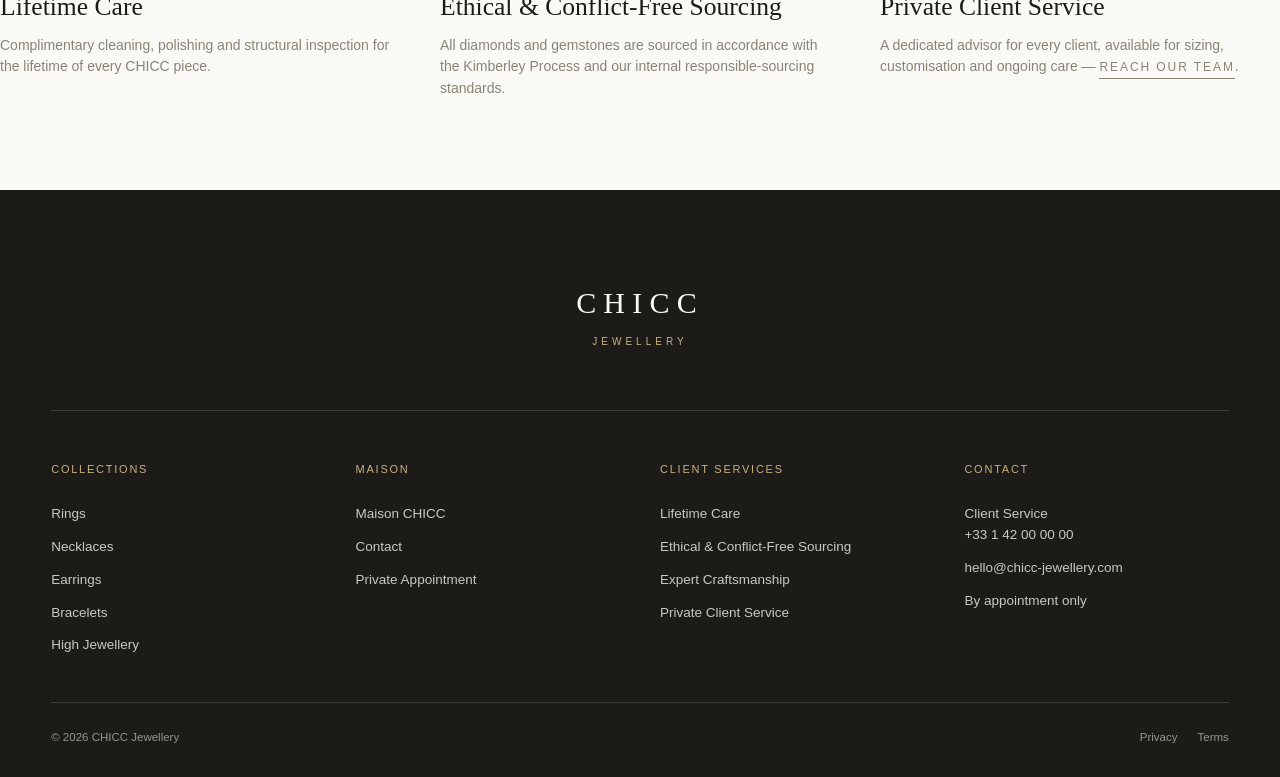
<file: maison.html>
<!DOCTYPE html>
<html lang="en">
<head>
<meta charset="UTF-8">
<meta name="viewport" content="width=device-width, initial-scale=1.0">
<title>Maison CHICC — CHICC Jewellery</title>
<meta name="description" content="The story of CHICC — a modern European fine jewellery maison built on craftsmanship, emotion and legacy.">
<link rel="icon" type="image/png" href="assets/branding/favicon-32.png">
<link rel="preconnect" href="https://fonts.googleapis.com">
<link rel="stylesheet" href="styles.css">
</head>
<body>
<a class="visually-hidden" href="#main">Skip to content</a>
<header class="site-header">
  <div class="header-inner container">
    <div class="header-left" style="display:flex;align-items:center;">
      <button type="button" class="burger" data-menu-open aria-label="Open menu" aria-expanded="false" aria-controls="mobileMenu">
        <span></span><span></span><span></span>
      </button>
      <nav class="header-nav left" aria-label="Primary">
        <a class="nav-link" href="rings.html">Rings</a>
        <a class="nav-link" href="necklaces.html">Necklaces</a>
        <a class="nav-link" href="earrings.html">Earrings</a>
        <a class="nav-link" href="bracelets.html">Bracelets</a>
        <a class="nav-link" href="maison.html#high-jewellery">High Jewellery</a>
        <a class="nav-link" href="maison.html">Maison CHICC</a>
      </nav>
    </div>

    <a href="index.html" class="brand-mark" aria-label="CHICC Jewellery — home">
      <img src="assets/branding/mark.svg" alt="" width="26" height="14">
      <span class="word">CHICC</span>
      <span class="sub">JEWELLERY</span>
    </a>

    <div class="header-nav right header-actions">
      <button type="button" class="icon-btn" data-search-open aria-label="Search"><svg viewBox="0 0 24 24" fill="none" stroke="currentColor" stroke-width="1.4"><circle cx="11" cy="11" r="7.2"/><path d="M21 21l-4.4-4.4"/></svg></button>
      <a class="icon-btn" href="wishlist.html" aria-label="Wishlist"><svg viewBox="0 0 24 24" fill="none" stroke="currentColor" stroke-width="1.4"><path d="M12 20.5s-7.5-4.6-10-9.4C.5 7.4 2.6 4 6.3 4c2 0 3.6 1 5.7 3.2C14.1 5 15.7 4 17.7 4c3.7 0 5.8 3.4 4.3 7.1-2.5 4.8-10 9.4-10 9.4Z"/></svg><span class="count" data-wishlist-count style="display:none;"></span></a>
      <a class="icon-btn" href="contact.html#client-services" aria-label="Account &amp; client services"><svg viewBox="0 0 24 24" fill="none" stroke="currentColor" stroke-width="1.4"><circle cx="12" cy="8" r="3.6"/><path d="M4.5 20c1.6-3.6 4.6-5.4 7.5-5.4s5.9 1.8 7.5 5.4"/></svg></a>
      <div class="header-cta">
        <a class="nav-link enquire-link" href="#" data-enquire-open data-piece="General Enquiry">Enquire</a>
        <a class="nav-link" href="contact.html">Contact</a>
      </div>
    </div>
  </div>
</header>

<div class="mobile-menu" id="mobileMenu">
  <div class="mobile-menu-header container">
    <button type="button" class="icon-btn" data-menu-close aria-label="Close menu"><svg viewBox="0 0 24 24" fill="none" stroke="currentColor" stroke-width="1.4"><path d="M5 5l14 14M19 5L5 19"/></svg></button>
  </div>
  <nav class="mobile-menu-list" aria-label="Mobile primary">
    <a href="rings.html">Rings</a>
    <a href="necklaces.html">Necklaces</a>
    <a href="earrings.html">Earrings</a>
    <a href="bracelets.html">Bracelets</a>
    <a href="maison.html#high-jewellery">High Jewellery</a>
    <a href="maison.html">Maison CHICC</a>
    <a href="#" data-enquire-open data-piece="General Enquiry">Enquire</a>
    <a href="contact.html">Contact</a>
  </nav>
  <div class="mobile-menu-footer">
    <a class="btn btn-outline btn-block" href="wishlist.html">View Wishlist</a>
  </div>
</div>

<main id="main">
  <div class="container">
    <nav class="breadcrumb" aria-label="Breadcrumb">
      <a href="index.html">Home</a><span class="sep">/</span><span class="current">MAISON CHICC</span>
    </nav>
    <div class="page-header">
      <div class="eyebrow">Maison CHICC</div>
      <h1>A house of modern heirlooms.</h1>
    </div>
  </div>

  <section class="section maison-split container">
    <div class="maison-media">
      <img src="assets/editorial/maison-1.svg" alt="Editorial CHICC maison composition" loading="lazy" width="1400" height="1700">
    </div>
    <div class="maison-copy">
      <div class="eyebrow">Our Story</div>
      <h2>Founded on restraint, worn with confidence.</h2>
      <p class="lede">CHICC is more than jewellery. It is a story of craftsmanship, emotion and legacy. Each creation is designed to be cherished today, tomorrow and always.</p>
      <p class="body-text">Founded in Paris, CHICC was born from a belief that fine jewellery should feel personal rather than performative — pieces designed to be worn daily, not reserved for a single occasion. Every silhouette begins as a sketch in our atelier and passes through the hands of master jewellers before it ever reaches a client.</p>
    </div>
  </section>

  <section class="section maison-split reverse container" id="craftsmanship">
    <div class="maison-media">
      <img src="assets/editorial/maison-2.svg" alt="Editorial CHICC atelier composition" loading="lazy" width="1400" height="1700">
    </div>
    <div class="maison-copy">
      <div class="eyebrow">Expert Craftsmanship</div>
      <h2>Made by hand, made to last.</h2>
      <p class="body-text">Our master jewellers train for years before setting a single stone on a client commission. Techniques passed between generations are paired with contemporary precision engineering, so that every CHICC piece is as structurally sound as it is beautiful — designed to be worn, and passed on.</p>
    </div>
  </section>

  <section class="section container" id="high-jewellery">
    <div class="section-head">
      <h2>High Jewellery</h2>
    </div>
    <p class="lede" style="max-width:640px; margin-bottom:40px;">Beyond our fine jewellery collections, CHICC High Jewellery offers bespoke, one-of-a-kind commissions — exceptional gemstones set in sculptural, hand-finished designs created exclusively for private clients.</p>
    <div class="values-grid">
      <div class="value-card">
        <h3>Bespoke Commissions</h3>
        <p>Work directly with our design studio to create a piece unique to you, from a single sketch to the final setting.</p>
      </div>
      <div class="value-card">
        <h3>Exceptional Gemstones</h3>
        <p>Rare diamonds and coloured gemstones sourced and graded to the highest international standards.</p>
      </div>
      <div class="value-card">
        <h3>By Appointment</h3>
        <p>High Jewellery consultations take place privately in our ateliers, or wherever is most convenient for you.</p>
      </div>
    </div>
    <div style="margin-top:44px; display:flex; gap:16px; flex-wrap:wrap;">
      <button type="button" class="btn btn-gold" data-appointment-open data-piece="High Jewellery Consultation">Book a Private Appointment</button>
      <button type="button" class="btn btn-outline" data-enquire-open data-piece="High Jewellery Enquiry">Enquire</button>
    </div>
  </section>

  <section class="section container" id="sourcing">
    <div class="section-head"><h2>Our Commitments</h2></div>
    <div class="values-grid">
      <div class="value-card" id="care">
        <h3>Lifetime Care</h3>
        <p>Complimentary cleaning, polishing and structural inspection for the lifetime of every CHICC piece.</p>
      </div>
      <div class="value-card">
        <h3>Ethical &amp; Conflict-Free Sourcing</h3>
        <p>All diamonds and gemstones are sourced in accordance with the Kimberley Process and our internal responsible-sourcing standards.</p>
      </div>
      <div class="value-card">
        <h3>Private Client Service</h3>
        <p>A dedicated advisor for every client, available for sizing, customisation and ongoing care — <a class="link-underline" href="contact.html#client-services">reach our team</a>.</p>
      </div>
    </div>
  </section>
</main>
<footer class="site-footer">
  <div class="container">
    <div class="footer-brand">
      <div class="word">CHICC</div>
      <div class="sub">JEWELLERY</div>
    </div>
    <div class="footer-grid">
      <div class="footer-col">
        <h4>Collections</h4>
        <a href="rings.html">Rings</a>
        <a href="necklaces.html">Necklaces</a>
        <a href="earrings.html">Earrings</a>
        <a href="bracelets.html">Bracelets</a>
        <a href="maison.html#high-jewellery">High Jewellery</a>
      </div>
      <div class="footer-col">
        <h4>Maison</h4>
        <a href="maison.html">Maison CHICC</a>
        <a href="contact.html">Contact</a>
        <a href="contact.html#appointment">Private Appointment</a>
      </div>
      <div class="footer-col">
        <h4>Client Services</h4>
        <a href="maison.html#care">Lifetime Care</a>
        <a href="maison.html#sourcing">Ethical &amp; Conflict-Free Sourcing</a>
        <a href="maison.html#craftsmanship">Expert Craftsmanship</a>
        <a href="contact.html#client-services">Private Client Service</a>
      </div>
      <div class="footer-col">
        <h4>Contact</h4>
        <p>Client Service<br>+33 1 42 00 00 00</p>
        <p>hello@chicc-jewellery.com</p>
        <p>By appointment only</p>
      </div>
    </div>
    <div class="footer-bottom">
      <span>&copy; 2026 CHICC Jewellery</span>
      <div class="legal-links">
        <a href="#">Privacy</a>
        <a href="#">Terms</a>
      </div>
    </div>
  </div>
</footer>

<!-- Search overlay -->
<div class="search-overlay" data-search-overlay>
  <div class="search-inner container" style="position:relative;">
    <button type="button" class="icon-btn search-close" data-search-close aria-label="Close search"><svg viewBox="0 0 24 24" fill="none" stroke="currentColor" stroke-width="1.4"><path d="M5 5l14 14M19 5L5 19"/></svg></button>
    <div class="eyebrow">Search</div>
    <div class="search-field">
      <svg viewBox="0 0 24 24" fill="none" stroke="currentColor" stroke-width="1.4"><circle cx="11" cy="11" r="7.2"/><path d="M21 21l-4.4-4.4"/></svg>
      <input type="text" data-search-input placeholder="Search “diamond”, “Azure”, “ring”…" aria-label="Search products">
    </div>
    <p class="search-hint" data-search-hint>Try a gemstone, material, collection or category — e.g. “sapphire”, “gold”, “Muse”, “bracelet”.</p>
    <div class="search-results" data-search-results></div>
  </div>
</div>

<!-- Private enquiry modal -->
<div class="modal-backdrop" data-enquiry-modal>
  <div class="modal" role="dialog" aria-modal="true" aria-labelledby="enquiryTitle">
    <button type="button" class="modal-close" data-modal-close aria-label="Close"><svg viewBox="0 0 24 24" fill="none" stroke="currentColor" stroke-width="1.4"><path d="M5 5l14 14M19 5L5 19"/></svg></button>
    <div class="eyebrow">Private Enquiry</div>
    <h2 id="enquiryTitle">Enquire for this piece</h2>
    <p class="modal-sub">Share your details and a member of CHICC Client Service will contact you personally.</p>
    <form novalidate>
      <div class="form-row">
        <label for="enq-piece">Piece</label>
        <input type="text" id="enq-piece" name="piece" data-piece-field readonly>
      </div>
      <div class="form-grid">
        <div class="form-row">
          <label for="enq-name">Full Name</label>
          <input type="text" id="enq-name" name="fullName" required autocomplete="name">
        </div>
        <div class="form-row">
          <label for="enq-email">Email Address</label>
          <input type="email" id="enq-email" name="email" required autocomplete="email">
        </div>
      </div>
      <div class="form-grid">
        <div class="form-row">
          <label for="enq-phone">Phone Number</label>
          <input type="tel" id="enq-phone" name="phone" autocomplete="tel">
        </div>
        <div class="form-row">
          <label for="enq-country">Country</label>
          <input type="text" id="enq-country" name="country" autocomplete="country-name">
        </div>
      </div>
      <div class="form-row">
        <label for="enq-message">Message</label>
        <textarea id="enq-message" name="message" placeholder="Tell us about sizing, customisation or anything else we can help with."></textarea>
      </div>
      <button type="submit" class="btn btn-gold btn-block">Send Enquiry</button>
    </form>
    <div class="form-success" data-form-success style="display:none;">
      <div class="tick">&#10003;</div>
      <h3>Thank you.</h3>
      <p>CHICC Client Service will contact you shortly.</p>
    </div>
  </div>
</div>

<!-- Private appointment modal -->
<div class="modal-backdrop" data-appointment-modal>
  <div class="modal" role="dialog" aria-modal="true" aria-labelledby="apptTitle">
    <button type="button" class="modal-close" data-modal-close aria-label="Close"><svg viewBox="0 0 24 24" fill="none" stroke="currentColor" stroke-width="1.4"><path d="M5 5l14 14M19 5L5 19"/></svg></button>
    <div class="eyebrow">Client Service</div>
    <h2 id="apptTitle">Book a Private Appointment</h2>
    <p class="modal-sub">Visit our atelier for a one-to-one consultation with a CHICC jewellery specialist.</p>
    <form novalidate>
      <div class="form-grid">
        <div class="form-row">
          <label for="appt-name">Name</label>
          <input type="text" id="appt-name" name="fullName" required autocomplete="name">
        </div>
        <div class="form-row">
          <label for="appt-email">Email</label>
          <input type="email" id="appt-email" name="email" required autocomplete="email">
        </div>
      </div>
      <div class="form-grid">
        <div class="form-row">
          <label for="appt-phone">Phone</label>
          <input type="tel" id="appt-phone" name="phone" autocomplete="tel">
        </div>
        <div class="form-row">
          <label for="appt-country">Country</label>
          <input type="text" id="appt-country" name="country" autocomplete="country-name">
        </div>
      </div>
      <div class="form-grid">
        <div class="form-row">
          <label for="appt-date">Preferred Date</label>
          <input type="date" id="appt-date" name="preferredDate">
        </div>
        <div class="form-row">
          <label for="appt-time">Preferred Time</label>
          <input type="time" id="appt-time" name="preferredTime">
        </div>
      </div>
      <div class="form-grid">
        <div class="form-row">
          <label for="appt-location">Preferred Location</label>
          <select id="appt-location" name="location">
            <option>Paris Atelier</option>
            <option>London Salon</option>
            <option>New York Salon</option>
            <option>Virtual Appointment</option>
          </select>
        </div>
        <div class="form-row">
          <label for="appt-piece">Interested Piece</label>
          <input type="text" id="appt-piece" name="piece" data-piece-field placeholder="Optional">
        </div>
      </div>
      <div class="form-row">
        <label for="appt-message">Message</label>
        <textarea id="appt-message" name="message" placeholder="Anything you'd like us to prepare for your visit."></textarea>
      </div>
      <button type="submit" class="btn btn-gold btn-block">Request Appointment</button>
    </form>
    <div class="form-success" data-form-success style="display:none;">
      <div class="tick">&#10003;</div>
      <h3>Thank you.</h3>
      <p>CHICC Client Service will confirm your appointment shortly.</p>
    </div>
  </div>
</div>
<script src="products.js"></script>
<script src="script.js"></script>
</body>
</html>
</file>
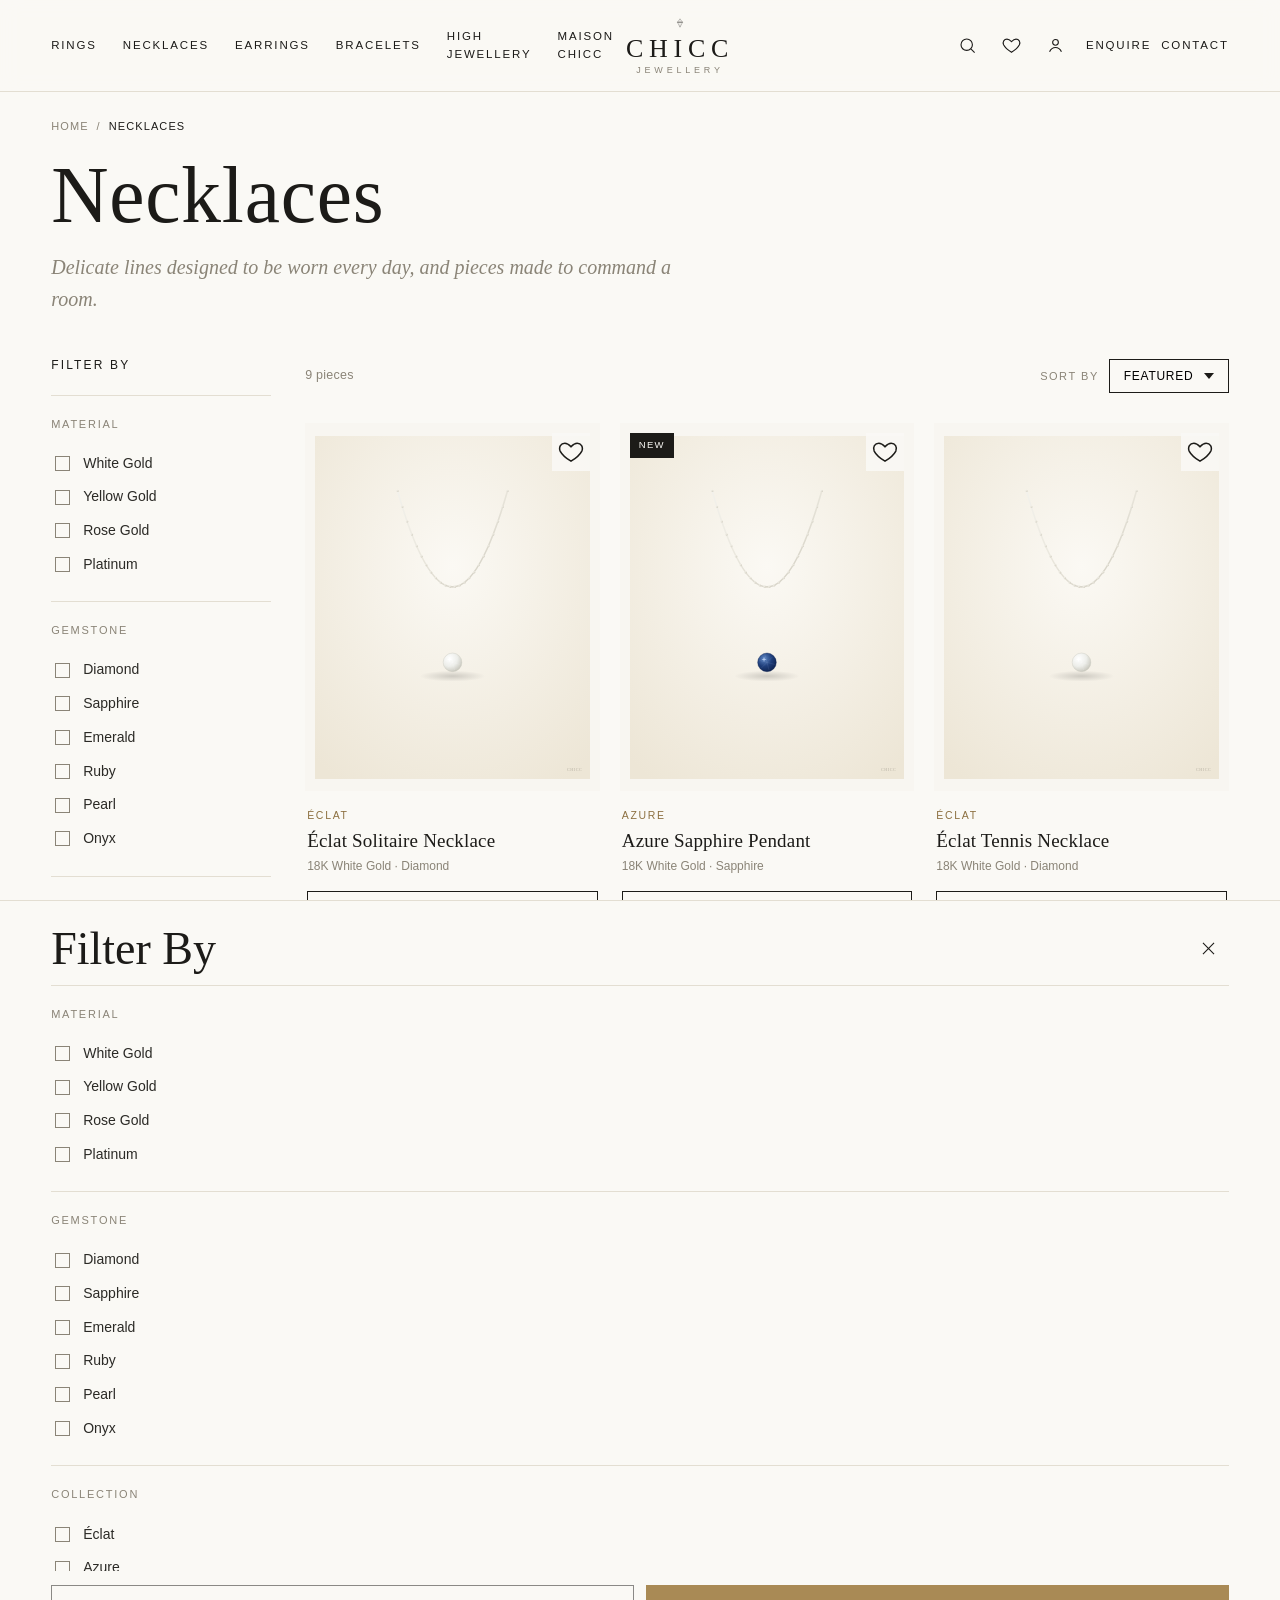
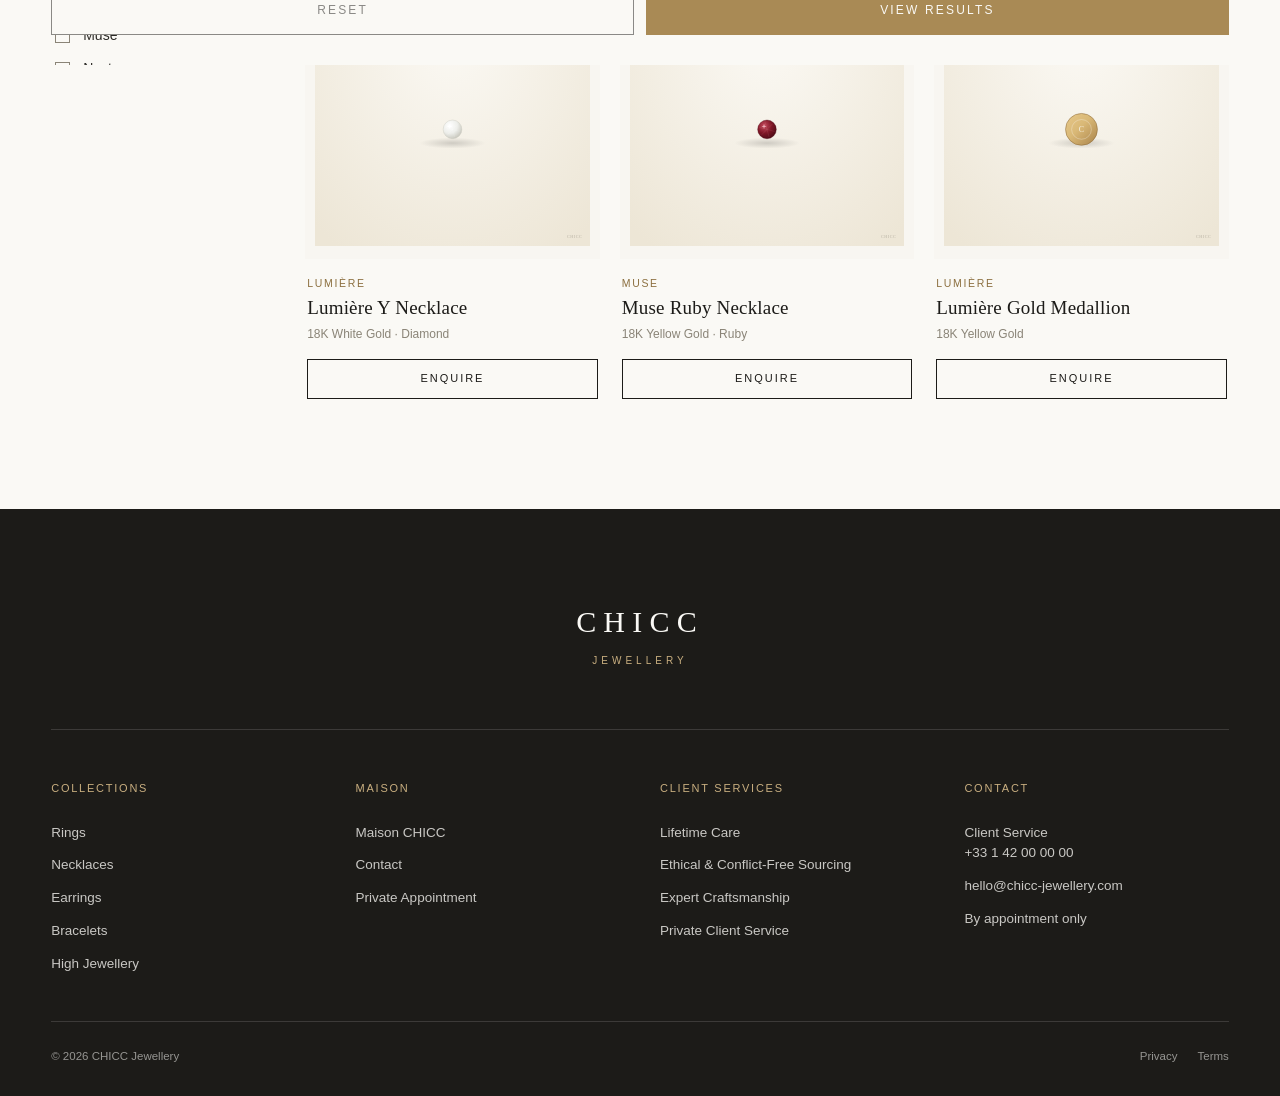
<file: necklaces.html>
<!DOCTYPE html>
<html lang="en">
<head>
<meta charset="UTF-8">
<meta name="viewport" content="width=device-width, initial-scale=1.0">
<title>Necklaces — CHICC Jewellery</title>
<meta name="description" content="Diamond pendants, sapphire drops, tennis necklaces and gold medallions from the CHICC maison.">
<link rel="icon" type="image/png" href="assets/branding/favicon-32.png">
<link rel="preconnect" href="https://fonts.googleapis.com">
<link rel="stylesheet" href="styles.css">
</head>
<body data-active="necklaces" data-category="necklaces">
<a class="visually-hidden" href="#main">Skip to content</a>
<header class="site-header">
  <div class="header-inner container">
    <div class="header-left" style="display:flex;align-items:center;">
      <button type="button" class="burger" data-menu-open aria-label="Open menu" aria-expanded="false" aria-controls="mobileMenu">
        <span></span><span></span><span></span>
      </button>
      <nav class="header-nav left" aria-label="Primary">
        <a class="nav-link" href="rings.html">Rings</a>
        <a class="nav-link" href="necklaces.html">Necklaces</a>
        <a class="nav-link" href="earrings.html">Earrings</a>
        <a class="nav-link" href="bracelets.html">Bracelets</a>
        <a class="nav-link" href="maison.html#high-jewellery">High Jewellery</a>
        <a class="nav-link" href="maison.html">Maison CHICC</a>
      </nav>
    </div>

    <a href="index.html" class="brand-mark" aria-label="CHICC Jewellery — home">
      <img src="assets/branding/mark.svg" alt="" width="26" height="14">
      <span class="word">CHICC</span>
      <span class="sub">JEWELLERY</span>
    </a>

    <div class="header-nav right header-actions">
      <button type="button" class="icon-btn" data-search-open aria-label="Search"><svg viewBox="0 0 24 24" fill="none" stroke="currentColor" stroke-width="1.4"><circle cx="11" cy="11" r="7.2"/><path d="M21 21l-4.4-4.4"/></svg></button>
      <a class="icon-btn" href="wishlist.html" aria-label="Wishlist"><svg viewBox="0 0 24 24" fill="none" stroke="currentColor" stroke-width="1.4"><path d="M12 20.5s-7.5-4.6-10-9.4C.5 7.4 2.6 4 6.3 4c2 0 3.6 1 5.7 3.2C14.1 5 15.7 4 17.7 4c3.7 0 5.8 3.4 4.3 7.1-2.5 4.8-10 9.4-10 9.4Z"/></svg><span class="count" data-wishlist-count style="display:none;"></span></a>
      <a class="icon-btn" href="contact.html#client-services" aria-label="Account &amp; client services"><svg viewBox="0 0 24 24" fill="none" stroke="currentColor" stroke-width="1.4"><circle cx="12" cy="8" r="3.6"/><path d="M4.5 20c1.6-3.6 4.6-5.4 7.5-5.4s5.9 1.8 7.5 5.4"/></svg></a>
      <div class="header-cta">
        <a class="nav-link enquire-link" href="#" data-enquire-open data-piece="General Enquiry">Enquire</a>
        <a class="nav-link" href="contact.html">Contact</a>
      </div>
    </div>
  </div>
</header>

<div class="mobile-menu" id="mobileMenu">
  <div class="mobile-menu-header container">
    <button type="button" class="icon-btn" data-menu-close aria-label="Close menu"><svg viewBox="0 0 24 24" fill="none" stroke="currentColor" stroke-width="1.4"><path d="M5 5l14 14M19 5L5 19"/></svg></button>
  </div>
  <nav class="mobile-menu-list" aria-label="Mobile primary">
    <a href="rings.html">Rings</a>
    <a href="necklaces.html">Necklaces</a>
    <a href="earrings.html">Earrings</a>
    <a href="bracelets.html">Bracelets</a>
    <a href="maison.html#high-jewellery">High Jewellery</a>
    <a href="maison.html">Maison CHICC</a>
    <a href="#" data-enquire-open data-piece="General Enquiry">Enquire</a>
    <a href="contact.html">Contact</a>
  </nav>
  <div class="mobile-menu-footer">
    <a class="btn btn-outline btn-block" href="wishlist.html">View Wishlist</a>
  </div>
</div>

<main id="main">
  <div class="container">
    <nav class="breadcrumb" aria-label="Breadcrumb">
      <a href="index.html">Home</a><span class="sep">/</span><span class="current">NECKLACES</span>
    </nav>
    <div class="category-head">
      <h1>Necklaces</h1>
      <p class="lede">Delicate lines designed to be worn every day, and pieces made to command a room.</p>
    </div>

    <div class="catalogue">
      <aside class="filter-panel" aria-label="Filters">
        <h2 class="fp-title">Filter By</h2>
        <div class="filter-group">
          <div class="fg-title">Material</div>
          <label class="filter-option">
            <input type="checkbox" data-filter="material" value="White Gold">
            <span>White Gold</span>
          </label>
          <label class="filter-option">
            <input type="checkbox" data-filter="material" value="Yellow Gold">
            <span>Yellow Gold</span>
          </label>
          <label class="filter-option">
            <input type="checkbox" data-filter="material" value="Rose Gold">
            <span>Rose Gold</span>
          </label>
          <label class="filter-option">
            <input type="checkbox" data-filter="material" value="Platinum">
            <span>Platinum</span>
          </label>
        </div>
        <div class="filter-group">
          <div class="fg-title">Gemstone</div>
          <label class="filter-option">
            <input type="checkbox" data-filter="gemstone" value="Diamond">
            <span>Diamond</span>
          </label>
          <label class="filter-option">
            <input type="checkbox" data-filter="gemstone" value="Sapphire">
            <span>Sapphire</span>
          </label>
          <label class="filter-option">
            <input type="checkbox" data-filter="gemstone" value="Emerald">
            <span>Emerald</span>
          </label>
          <label class="filter-option">
            <input type="checkbox" data-filter="gemstone" value="Ruby">
            <span>Ruby</span>
          </label>
          <label class="filter-option">
            <input type="checkbox" data-filter="gemstone" value="Pearl">
            <span>Pearl</span>
          </label>
          <label class="filter-option">
            <input type="checkbox" data-filter="gemstone" value="Onyx">
            <span>Onyx</span>
          </label>
        </div>
        <div class="filter-group">
          <div class="fg-title">Collection</div>
          <label class="filter-option">
            <input type="checkbox" data-filter="collection" value="Éclat">
            <span>Éclat</span>
          </label>
          <label class="filter-option">
            <input type="checkbox" data-filter="collection" value="Azure">
            <span>Azure</span>
          </label>
          <label class="filter-option">
            <input type="checkbox" data-filter="collection" value="Lumière">
            <span>Lumière</span>
          </label>
          <label class="filter-option">
            <input type="checkbox" data-filter="collection" value="Muse">
            <span>Muse</span>
          </label>
          <label class="filter-option">
            <input type="checkbox" data-filter="collection" value="Nocturne">
            <span>Nocturne</span>
          </label>
          <label class="filter-option">
            <input type="checkbox" data-filter="collection" value="Rosée">
            <span>Rosée</span>
          </label>
        </div>
        <button type="button" class="reset-filters" data-reset-filters disabled>Reset Filters</button>
      </aside>
      <div class="catalogue-main">
        <div class="catalogue-toolbar">
          <div class="result-count" data-result-count>&nbsp;</div>
          <div style="display:flex; align-items:center; gap:16px;">
            <button type="button" class="btn btn-outline btn-sm filter-toggle-btn" data-filter-open>Filter</button>
            <div class="sort-control">
              <label for="sortSelect">Sort By</label>
              <select id="sortSelect" data-sort-select>
                <option value="featured">Featured</option>
                <option value="newest">Newest</option>
                <option value="name-asc">Name A–Z</option>
                <option value="name-desc">Name Z–A</option>
              </select>
            </div>
          </div>
        </div>
        <div class="product-grid" data-product-grid></div>
      </div>
    </div>
  </div>
</main>
<div class="filter-drawer-backdrop" data-filter-backdrop></div>
<div class="filter-drawer" data-filter-drawer aria-label="Filters">
  <div class="filter-drawer-head">
    <h2 class="fp-title" style="margin:0;">Filter By</h2>
    <button type="button" class="icon-btn" data-filter-close aria-label="Close filters"><svg viewBox="0 0 24 24" fill="none" stroke="currentColor" stroke-width="1.4"><path d="M5 5l14 14M19 5L5 19"/></svg></button>
  </div>
        <div class="filter-group">
          <div class="fg-title">Material</div>
          <label class="filter-option">
            <input type="checkbox" data-filter="material" value="White Gold">
            <span>White Gold</span>
          </label>
          <label class="filter-option">
            <input type="checkbox" data-filter="material" value="Yellow Gold">
            <span>Yellow Gold</span>
          </label>
          <label class="filter-option">
            <input type="checkbox" data-filter="material" value="Rose Gold">
            <span>Rose Gold</span>
          </label>
          <label class="filter-option">
            <input type="checkbox" data-filter="material" value="Platinum">
            <span>Platinum</span>
          </label>
        </div>
        <div class="filter-group">
          <div class="fg-title">Gemstone</div>
          <label class="filter-option">
            <input type="checkbox" data-filter="gemstone" value="Diamond">
            <span>Diamond</span>
          </label>
          <label class="filter-option">
            <input type="checkbox" data-filter="gemstone" value="Sapphire">
            <span>Sapphire</span>
          </label>
          <label class="filter-option">
            <input type="checkbox" data-filter="gemstone" value="Emerald">
            <span>Emerald</span>
          </label>
          <label class="filter-option">
            <input type="checkbox" data-filter="gemstone" value="Ruby">
            <span>Ruby</span>
          </label>
          <label class="filter-option">
            <input type="checkbox" data-filter="gemstone" value="Pearl">
            <span>Pearl</span>
          </label>
          <label class="filter-option">
            <input type="checkbox" data-filter="gemstone" value="Onyx">
            <span>Onyx</span>
          </label>
        </div>
        <div class="filter-group">
          <div class="fg-title">Collection</div>
          <label class="filter-option">
            <input type="checkbox" data-filter="collection" value="Éclat">
            <span>Éclat</span>
          </label>
          <label class="filter-option">
            <input type="checkbox" data-filter="collection" value="Azure">
            <span>Azure</span>
          </label>
          <label class="filter-option">
            <input type="checkbox" data-filter="collection" value="Lumière">
            <span>Lumière</span>
          </label>
          <label class="filter-option">
            <input type="checkbox" data-filter="collection" value="Muse">
            <span>Muse</span>
          </label>
          <label class="filter-option">
            <input type="checkbox" data-filter="collection" value="Nocturne">
            <span>Nocturne</span>
          </label>
          <label class="filter-option">
            <input type="checkbox" data-filter="collection" value="Rosée">
            <span>Rosée</span>
          </label>
        </div>
  <div class="filter-drawer-foot">
    <button type="button" class="btn btn-outline" data-reset-filters disabled>Reset</button>
    <button type="button" class="btn btn-gold" data-filter-apply>View Results</button>
  </div>
</div>
<footer class="site-footer">
  <div class="container">
    <div class="footer-brand">
      <div class="word">CHICC</div>
      <div class="sub">JEWELLERY</div>
    </div>
    <div class="footer-grid">
      <div class="footer-col">
        <h4>Collections</h4>
        <a href="rings.html">Rings</a>
        <a href="necklaces.html">Necklaces</a>
        <a href="earrings.html">Earrings</a>
        <a href="bracelets.html">Bracelets</a>
        <a href="maison.html#high-jewellery">High Jewellery</a>
      </div>
      <div class="footer-col">
        <h4>Maison</h4>
        <a href="maison.html">Maison CHICC</a>
        <a href="contact.html">Contact</a>
        <a href="contact.html#appointment">Private Appointment</a>
      </div>
      <div class="footer-col">
        <h4>Client Services</h4>
        <a href="maison.html#care">Lifetime Care</a>
        <a href="maison.html#sourcing">Ethical &amp; Conflict-Free Sourcing</a>
        <a href="maison.html#craftsmanship">Expert Craftsmanship</a>
        <a href="contact.html#client-services">Private Client Service</a>
      </div>
      <div class="footer-col">
        <h4>Contact</h4>
        <p>Client Service<br>+33 1 42 00 00 00</p>
        <p>hello@chicc-jewellery.com</p>
        <p>By appointment only</p>
      </div>
    </div>
    <div class="footer-bottom">
      <span>&copy; 2026 CHICC Jewellery</span>
      <div class="legal-links">
        <a href="#">Privacy</a>
        <a href="#">Terms</a>
      </div>
    </div>
  </div>
</footer>

<!-- Search overlay -->
<div class="search-overlay" data-search-overlay>
  <div class="search-inner container" style="position:relative;">
    <button type="button" class="icon-btn search-close" data-search-close aria-label="Close search"><svg viewBox="0 0 24 24" fill="none" stroke="currentColor" stroke-width="1.4"><path d="M5 5l14 14M19 5L5 19"/></svg></button>
    <div class="eyebrow">Search</div>
    <div class="search-field">
      <svg viewBox="0 0 24 24" fill="none" stroke="currentColor" stroke-width="1.4"><circle cx="11" cy="11" r="7.2"/><path d="M21 21l-4.4-4.4"/></svg>
      <input type="text" data-search-input placeholder="Search “diamond”, “Azure”, “ring”…" aria-label="Search products">
    </div>
    <p class="search-hint" data-search-hint>Try a gemstone, material, collection or category — e.g. “sapphire”, “gold”, “Muse”, “bracelet”.</p>
    <div class="search-results" data-search-results></div>
  </div>
</div>

<!-- Private enquiry modal -->
<div class="modal-backdrop" data-enquiry-modal>
  <div class="modal" role="dialog" aria-modal="true" aria-labelledby="enquiryTitle">
    <button type="button" class="modal-close" data-modal-close aria-label="Close"><svg viewBox="0 0 24 24" fill="none" stroke="currentColor" stroke-width="1.4"><path d="M5 5l14 14M19 5L5 19"/></svg></button>
    <div class="eyebrow">Private Enquiry</div>
    <h2 id="enquiryTitle">Enquire for this piece</h2>
    <p class="modal-sub">Share your details and a member of CHICC Client Service will contact you personally.</p>
    <form novalidate>
      <div class="form-row">
        <label for="enq-piece">Piece</label>
        <input type="text" id="enq-piece" name="piece" data-piece-field readonly>
      </div>
      <div class="form-grid">
        <div class="form-row">
          <label for="enq-name">Full Name</label>
          <input type="text" id="enq-name" name="fullName" required autocomplete="name">
        </div>
        <div class="form-row">
          <label for="enq-email">Email Address</label>
          <input type="email" id="enq-email" name="email" required autocomplete="email">
        </div>
      </div>
      <div class="form-grid">
        <div class="form-row">
          <label for="enq-phone">Phone Number</label>
          <input type="tel" id="enq-phone" name="phone" autocomplete="tel">
        </div>
        <div class="form-row">
          <label for="enq-country">Country</label>
          <input type="text" id="enq-country" name="country" autocomplete="country-name">
        </div>
      </div>
      <div class="form-row">
        <label for="enq-message">Message</label>
        <textarea id="enq-message" name="message" placeholder="Tell us about sizing, customisation or anything else we can help with."></textarea>
      </div>
      <button type="submit" class="btn btn-gold btn-block">Send Enquiry</button>
    </form>
    <div class="form-success" data-form-success style="display:none;">
      <div class="tick">&#10003;</div>
      <h3>Thank you.</h3>
      <p>CHICC Client Service will contact you shortly.</p>
    </div>
  </div>
</div>

<!-- Private appointment modal -->
<div class="modal-backdrop" data-appointment-modal>
  <div class="modal" role="dialog" aria-modal="true" aria-labelledby="apptTitle">
    <button type="button" class="modal-close" data-modal-close aria-label="Close"><svg viewBox="0 0 24 24" fill="none" stroke="currentColor" stroke-width="1.4"><path d="M5 5l14 14M19 5L5 19"/></svg></button>
    <div class="eyebrow">Client Service</div>
    <h2 id="apptTitle">Book a Private Appointment</h2>
    <p class="modal-sub">Visit our atelier for a one-to-one consultation with a CHICC jewellery specialist.</p>
    <form novalidate>
      <div class="form-grid">
        <div class="form-row">
          <label for="appt-name">Name</label>
          <input type="text" id="appt-name" name="fullName" required autocomplete="name">
        </div>
        <div class="form-row">
          <label for="appt-email">Email</label>
          <input type="email" id="appt-email" name="email" required autocomplete="email">
        </div>
      </div>
      <div class="form-grid">
        <div class="form-row">
          <label for="appt-phone">Phone</label>
          <input type="tel" id="appt-phone" name="phone" autocomplete="tel">
        </div>
        <div class="form-row">
          <label for="appt-country">Country</label>
          <input type="text" id="appt-country" name="country" autocomplete="country-name">
        </div>
      </div>
      <div class="form-grid">
        <div class="form-row">
          <label for="appt-date">Preferred Date</label>
          <input type="date" id="appt-date" name="preferredDate">
        </div>
        <div class="form-row">
          <label for="appt-time">Preferred Time</label>
          <input type="time" id="appt-time" name="preferredTime">
        </div>
      </div>
      <div class="form-grid">
        <div class="form-row">
          <label for="appt-location">Preferred Location</label>
          <select id="appt-location" name="location">
            <option>Paris Atelier</option>
            <option>London Salon</option>
            <option>New York Salon</option>
            <option>Virtual Appointment</option>
          </select>
        </div>
        <div class="form-row">
          <label for="appt-piece">Interested Piece</label>
          <input type="text" id="appt-piece" name="piece" data-piece-field placeholder="Optional">
        </div>
      </div>
      <div class="form-row">
        <label for="appt-message">Message</label>
        <textarea id="appt-message" name="message" placeholder="Anything you'd like us to prepare for your visit."></textarea>
      </div>
      <button type="submit" class="btn btn-gold btn-block">Request Appointment</button>
    </form>
    <div class="form-success" data-form-success style="display:none;">
      <div class="tick">&#10003;</div>
      <h3>Thank you.</h3>
      <p>CHICC Client Service will confirm your appointment shortly.</p>
    </div>
  </div>
</div>
<script src="products.js"></script>
<script src="script.js"></script>
</body>
</html>
</file>
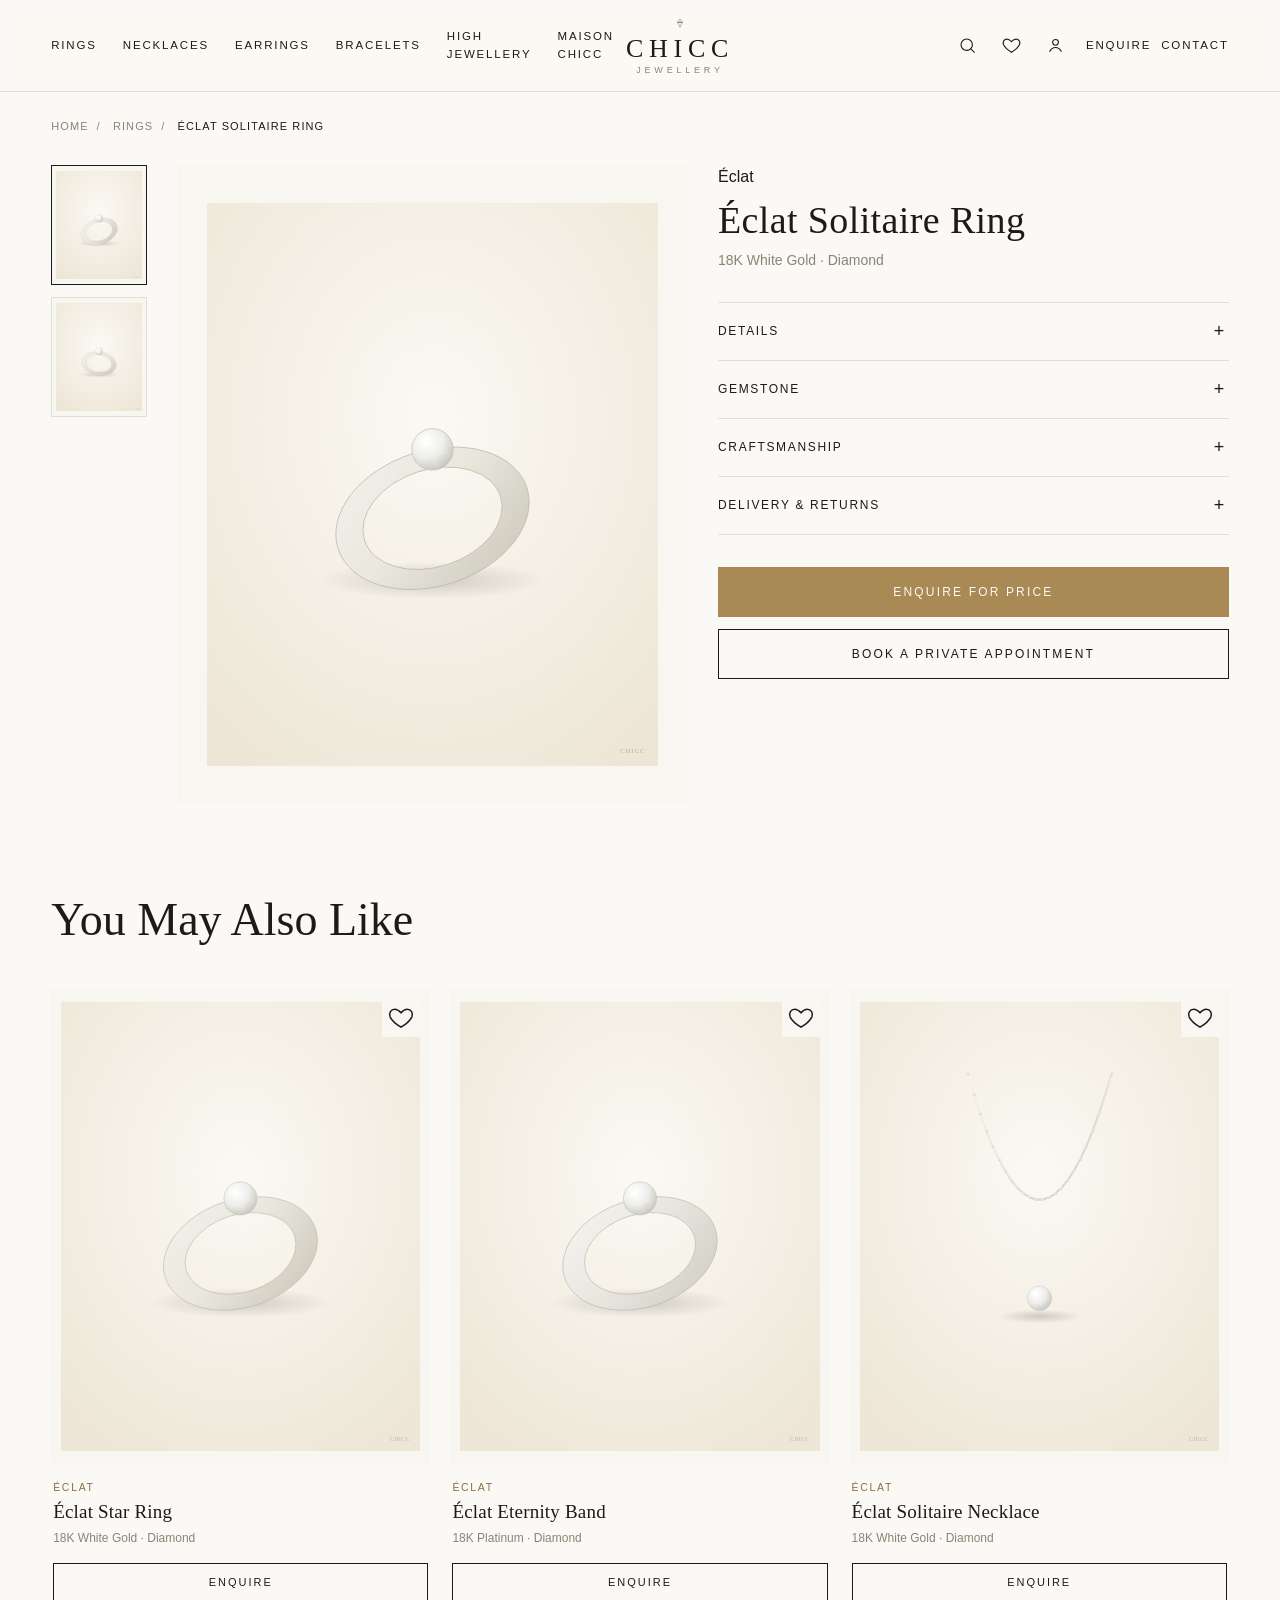
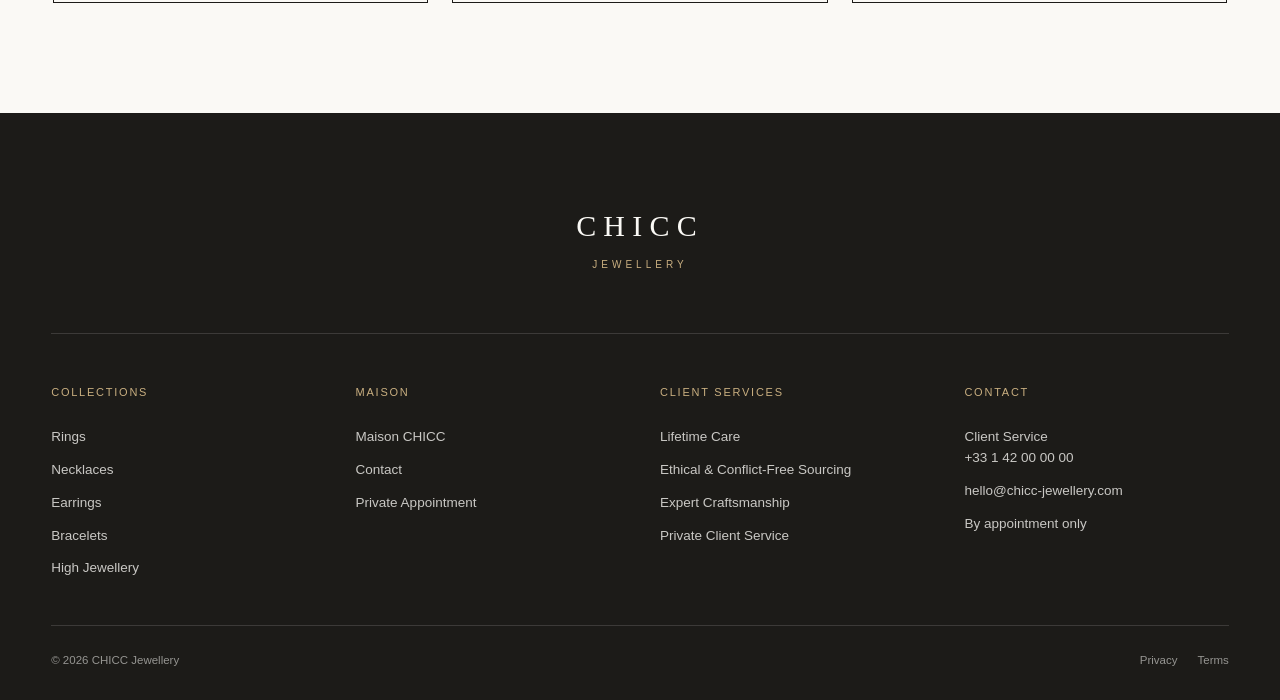
<file: product.html>
<!DOCTYPE html>
<html lang="en">
<head>
<meta charset="UTF-8">
<meta name="viewport" content="width=device-width, initial-scale=1.0">
<title>Product — CHICC Jewellery</title>
<meta name="description" content="Discover exceptional fine jewellery from the CHICC maison.">
<link rel="icon" type="image/png" href="assets/branding/favicon-32.png">
<link rel="preconnect" href="https://fonts.googleapis.com">
<link rel="stylesheet" href="styles.css">
</head>
<body>
<a class="visually-hidden" href="#main">Skip to content</a>
<header class="site-header">
  <div class="header-inner container">
    <div class="header-left" style="display:flex;align-items:center;">
      <button type="button" class="burger" data-menu-open aria-label="Open menu" aria-expanded="false" aria-controls="mobileMenu">
        <span></span><span></span><span></span>
      </button>
      <nav class="header-nav left" aria-label="Primary">
        <a class="nav-link" href="rings.html">Rings</a>
        <a class="nav-link" href="necklaces.html">Necklaces</a>
        <a class="nav-link" href="earrings.html">Earrings</a>
        <a class="nav-link" href="bracelets.html">Bracelets</a>
        <a class="nav-link" href="maison.html#high-jewellery">High Jewellery</a>
        <a class="nav-link" href="maison.html">Maison CHICC</a>
      </nav>
    </div>

    <a href="index.html" class="brand-mark" aria-label="CHICC Jewellery — home">
      <img src="assets/branding/mark.svg" alt="" width="26" height="14">
      <span class="word">CHICC</span>
      <span class="sub">JEWELLERY</span>
    </a>

    <div class="header-nav right header-actions">
      <button type="button" class="icon-btn" data-search-open aria-label="Search"><svg viewBox="0 0 24 24" fill="none" stroke="currentColor" stroke-width="1.4"><circle cx="11" cy="11" r="7.2"/><path d="M21 21l-4.4-4.4"/></svg></button>
      <a class="icon-btn" href="wishlist.html" aria-label="Wishlist"><svg viewBox="0 0 24 24" fill="none" stroke="currentColor" stroke-width="1.4"><path d="M12 20.5s-7.5-4.6-10-9.4C.5 7.4 2.6 4 6.3 4c2 0 3.6 1 5.7 3.2C14.1 5 15.7 4 17.7 4c3.7 0 5.8 3.4 4.3 7.1-2.5 4.8-10 9.4-10 9.4Z"/></svg><span class="count" data-wishlist-count style="display:none;"></span></a>
      <a class="icon-btn" href="contact.html#client-services" aria-label="Account &amp; client services"><svg viewBox="0 0 24 24" fill="none" stroke="currentColor" stroke-width="1.4"><circle cx="12" cy="8" r="3.6"/><path d="M4.5 20c1.6-3.6 4.6-5.4 7.5-5.4s5.9 1.8 7.5 5.4"/></svg></a>
      <div class="header-cta">
        <a class="nav-link enquire-link" href="#" data-enquire-open data-piece="General Enquiry">Enquire</a>
        <a class="nav-link" href="contact.html">Contact</a>
      </div>
    </div>
  </div>
</header>

<div class="mobile-menu" id="mobileMenu">
  <div class="mobile-menu-header container">
    <button type="button" class="icon-btn" data-menu-close aria-label="Close menu"><svg viewBox="0 0 24 24" fill="none" stroke="currentColor" stroke-width="1.4"><path d="M5 5l14 14M19 5L5 19"/></svg></button>
  </div>
  <nav class="mobile-menu-list" aria-label="Mobile primary">
    <a href="rings.html">Rings</a>
    <a href="necklaces.html">Necklaces</a>
    <a href="earrings.html">Earrings</a>
    <a href="bracelets.html">Bracelets</a>
    <a href="maison.html#high-jewellery">High Jewellery</a>
    <a href="maison.html">Maison CHICC</a>
    <a href="#" data-enquire-open data-piece="General Enquiry">Enquire</a>
    <a href="contact.html">Contact</a>
  </nav>
  <div class="mobile-menu-footer">
    <a class="btn btn-outline btn-block" href="wishlist.html">View Wishlist</a>
  </div>
</div>

<main id="main">
  <div class="container">
    <nav class="breadcrumb" aria-label="Breadcrumb">
      <a href="index.html">Home</a><span class="sep">/</span>
      <a data-breadcrumb-category href="rings.html">RINGS</a><span class="sep">/</span>
      <span class="current" data-breadcrumb-product>PRODUCT</span>
    </nav>

    <div class="pdp" data-pdp-root>
      <div class="pdp-layout">
        <div class="pdp-thumbs" data-pdp-thumbs></div>
        <div class="pdp-main">
          <img data-pdp-main-img src="" alt="" width="1000" height="1250">
        </div>
        <div class="pdp-info">
          <div class="pc-collection" data-pdp-collection></div>
          <h1 data-pdp-name></h1>
          <p class="pdp-material" data-pdp-material></p>
          <p class="pdp-desc" data-pdp-desc></p>

          <div class="accordion">
            <div class="accordion-item">
              <button type="button" class="accordion-trigger" aria-expanded="false" aria-controls="accDetails">
                <span>Details</span><span class="plus">+</span>
              </button>
              <div class="accordion-panel" id="accDetails">
                <div class="inner">Each CHICC piece is hallmarked and finished by hand in our atelier. Ring sizing, engraving and bespoke adjustments are available on request through our Client Service team.</div>
              </div>
            </div>
            <div class="accordion-item">
              <button type="button" class="accordion-trigger" aria-expanded="false" aria-controls="accGem">
                <span>Gemstone</span><span class="plus">+</span>
              </button>
              <div class="accordion-panel" id="accGem">
                <div class="inner">All gemstones are ethically sourced and independently graded. Certificates of authenticity accompany every high jewellery piece and are available on request for fine jewellery.</div>
              </div>
            </div>
            <div class="accordion-item">
              <button type="button" class="accordion-trigger" aria-expanded="false" aria-controls="accCraft">
                <span>Craftsmanship</span><span class="plus">+</span>
              </button>
              <div class="accordion-panel" id="accCraft">
                <div class="inner">Designed and finished by CHICC master jewellers using traditional hand-setting techniques, refined over generations and paired with contemporary precision engineering.</div>
              </div>
            </div>
            <div class="accordion-item">
              <button type="button" class="accordion-trigger" aria-expanded="false" aria-controls="accDelivery">
                <span>Delivery &amp; Returns</span><span class="plus">+</span>
              </button>
              <div class="accordion-panel" id="accDelivery">
                <div class="inner">Complimentary, fully insured worldwide delivery. Complimentary 30-day returns on fine jewellery; high jewellery and bespoke commissions are final sale unless otherwise agreed with Client Service.</div>
              </div>
            </div>
          </div>

          <div class="pdp-ctas">
            <button type="button" class="btn btn-gold" data-pdp-enquire data-enquire-open>Enquire for Price</button>
            <button type="button" class="btn btn-outline" data-pdp-appointment data-appointment-open>Book a Private Appointment</button>
          </div>
          <div class="pdp-meta-links">
            <button type="button" data-pdp-wish data-wish-toggle=""><svg viewBox="0 0 24 24" fill="none" stroke="currentColor" stroke-width="1.4"><path d="M12 20.5s-7.5-4.6-10-9.4C.5 7.4 2.6 4 6.3 4c2 0 3.6 1 5.7 3.2C14.1 5 15.7 4 17.7 4c3.7 0 5.8 3.4 4.3 7.1-2.5 4.8-10 9.4-10 9.4Z"/></svg><span>Add to Wishlist</span></button>
          </div>
        </div>
      </div>

      <section class="related container" style="padding-left:0;padding-right:0;">
        <div class="section-head">
          <h2>You May Also Like</h2>
        </div>
        <div class="product-grid" data-related-grid></div>
      </section>
    </div>
  </div>
</main>
<footer class="site-footer">
  <div class="container">
    <div class="footer-brand">
      <div class="word">CHICC</div>
      <div class="sub">JEWELLERY</div>
    </div>
    <div class="footer-grid">
      <div class="footer-col">
        <h4>Collections</h4>
        <a href="rings.html">Rings</a>
        <a href="necklaces.html">Necklaces</a>
        <a href="earrings.html">Earrings</a>
        <a href="bracelets.html">Bracelets</a>
        <a href="maison.html#high-jewellery">High Jewellery</a>
      </div>
      <div class="footer-col">
        <h4>Maison</h4>
        <a href="maison.html">Maison CHICC</a>
        <a href="contact.html">Contact</a>
        <a href="contact.html#appointment">Private Appointment</a>
      </div>
      <div class="footer-col">
        <h4>Client Services</h4>
        <a href="maison.html#care">Lifetime Care</a>
        <a href="maison.html#sourcing">Ethical &amp; Conflict-Free Sourcing</a>
        <a href="maison.html#craftsmanship">Expert Craftsmanship</a>
        <a href="contact.html#client-services">Private Client Service</a>
      </div>
      <div class="footer-col">
        <h4>Contact</h4>
        <p>Client Service<br>+33 1 42 00 00 00</p>
        <p>hello@chicc-jewellery.com</p>
        <p>By appointment only</p>
      </div>
    </div>
    <div class="footer-bottom">
      <span>&copy; 2026 CHICC Jewellery</span>
      <div class="legal-links">
        <a href="#">Privacy</a>
        <a href="#">Terms</a>
      </div>
    </div>
  </div>
</footer>

<!-- Search overlay -->
<div class="search-overlay" data-search-overlay>
  <div class="search-inner container" style="position:relative;">
    <button type="button" class="icon-btn search-close" data-search-close aria-label="Close search"><svg viewBox="0 0 24 24" fill="none" stroke="currentColor" stroke-width="1.4"><path d="M5 5l14 14M19 5L5 19"/></svg></button>
    <div class="eyebrow">Search</div>
    <div class="search-field">
      <svg viewBox="0 0 24 24" fill="none" stroke="currentColor" stroke-width="1.4"><circle cx="11" cy="11" r="7.2"/><path d="M21 21l-4.4-4.4"/></svg>
      <input type="text" data-search-input placeholder="Search “diamond”, “Azure”, “ring”…" aria-label="Search products">
    </div>
    <p class="search-hint" data-search-hint>Try a gemstone, material, collection or category — e.g. “sapphire”, “gold”, “Muse”, “bracelet”.</p>
    <div class="search-results" data-search-results></div>
  </div>
</div>

<!-- Private enquiry modal -->
<div class="modal-backdrop" data-enquiry-modal>
  <div class="modal" role="dialog" aria-modal="true" aria-labelledby="enquiryTitle">
    <button type="button" class="modal-close" data-modal-close aria-label="Close"><svg viewBox="0 0 24 24" fill="none" stroke="currentColor" stroke-width="1.4"><path d="M5 5l14 14M19 5L5 19"/></svg></button>
    <div class="eyebrow">Private Enquiry</div>
    <h2 id="enquiryTitle">Enquire for this piece</h2>
    <p class="modal-sub">Share your details and a member of CHICC Client Service will contact you personally.</p>
    <form novalidate>
      <div class="form-row">
        <label for="enq-piece">Piece</label>
        <input type="text" id="enq-piece" name="piece" data-piece-field readonly>
      </div>
      <div class="form-grid">
        <div class="form-row">
          <label for="enq-name">Full Name</label>
          <input type="text" id="enq-name" name="fullName" required autocomplete="name">
        </div>
        <div class="form-row">
          <label for="enq-email">Email Address</label>
          <input type="email" id="enq-email" name="email" required autocomplete="email">
        </div>
      </div>
      <div class="form-grid">
        <div class="form-row">
          <label for="enq-phone">Phone Number</label>
          <input type="tel" id="enq-phone" name="phone" autocomplete="tel">
        </div>
        <div class="form-row">
          <label for="enq-country">Country</label>
          <input type="text" id="enq-country" name="country" autocomplete="country-name">
        </div>
      </div>
      <div class="form-row">
        <label for="enq-message">Message</label>
        <textarea id="enq-message" name="message" placeholder="Tell us about sizing, customisation or anything else we can help with."></textarea>
      </div>
      <button type="submit" class="btn btn-gold btn-block">Send Enquiry</button>
    </form>
    <div class="form-success" data-form-success style="display:none;">
      <div class="tick">&#10003;</div>
      <h3>Thank you.</h3>
      <p>CHICC Client Service will contact you shortly.</p>
    </div>
  </div>
</div>

<!-- Private appointment modal -->
<div class="modal-backdrop" data-appointment-modal>
  <div class="modal" role="dialog" aria-modal="true" aria-labelledby="apptTitle">
    <button type="button" class="modal-close" data-modal-close aria-label="Close"><svg viewBox="0 0 24 24" fill="none" stroke="currentColor" stroke-width="1.4"><path d="M5 5l14 14M19 5L5 19"/></svg></button>
    <div class="eyebrow">Client Service</div>
    <h2 id="apptTitle">Book a Private Appointment</h2>
    <p class="modal-sub">Visit our atelier for a one-to-one consultation with a CHICC jewellery specialist.</p>
    <form novalidate>
      <div class="form-grid">
        <div class="form-row">
          <label for="appt-name">Name</label>
          <input type="text" id="appt-name" name="fullName" required autocomplete="name">
        </div>
        <div class="form-row">
          <label for="appt-email">Email</label>
          <input type="email" id="appt-email" name="email" required autocomplete="email">
        </div>
      </div>
      <div class="form-grid">
        <div class="form-row">
          <label for="appt-phone">Phone</label>
          <input type="tel" id="appt-phone" name="phone" autocomplete="tel">
        </div>
        <div class="form-row">
          <label for="appt-country">Country</label>
          <input type="text" id="appt-country" name="country" autocomplete="country-name">
        </div>
      </div>
      <div class="form-grid">
        <div class="form-row">
          <label for="appt-date">Preferred Date</label>
          <input type="date" id="appt-date" name="preferredDate">
        </div>
        <div class="form-row">
          <label for="appt-time">Preferred Time</label>
          <input type="time" id="appt-time" name="preferredTime">
        </div>
      </div>
      <div class="form-grid">
        <div class="form-row">
          <label for="appt-location">Preferred Location</label>
          <select id="appt-location" name="location">
            <option>Paris Atelier</option>
            <option>London Salon</option>
            <option>New York Salon</option>
            <option>Virtual Appointment</option>
          </select>
        </div>
        <div class="form-row">
          <label for="appt-piece">Interested Piece</label>
          <input type="text" id="appt-piece" name="piece" data-piece-field placeholder="Optional">
        </div>
      </div>
      <div class="form-row">
        <label for="appt-message">Message</label>
        <textarea id="appt-message" name="message" placeholder="Anything you'd like us to prepare for your visit."></textarea>
      </div>
      <button type="submit" class="btn btn-gold btn-block">Request Appointment</button>
    </form>
    <div class="form-success" data-form-success style="display:none;">
      <div class="tick">&#10003;</div>
      <h3>Thank you.</h3>
      <p>CHICC Client Service will confirm your appointment shortly.</p>
    </div>
  </div>
</div>
<script src="products.js"></script>
<script src="script.js"></script>
</body>
</html>
</file>
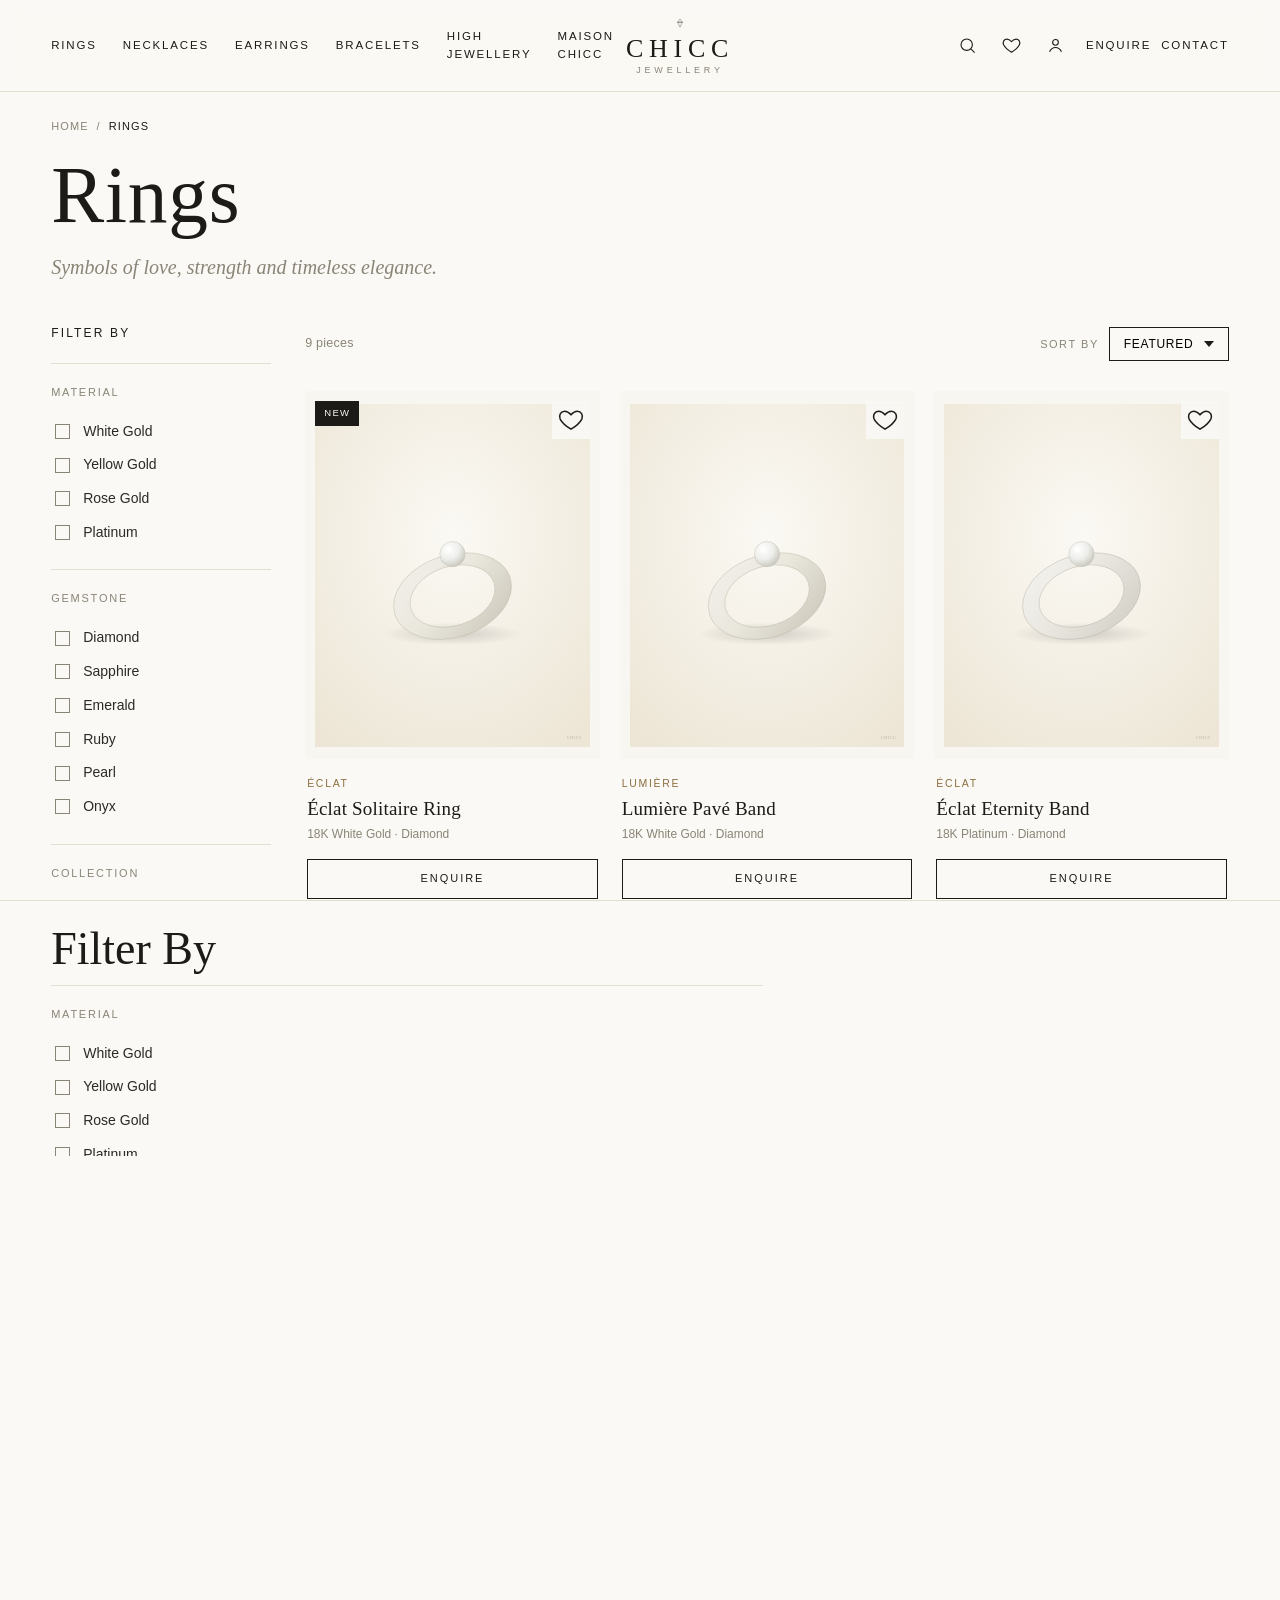
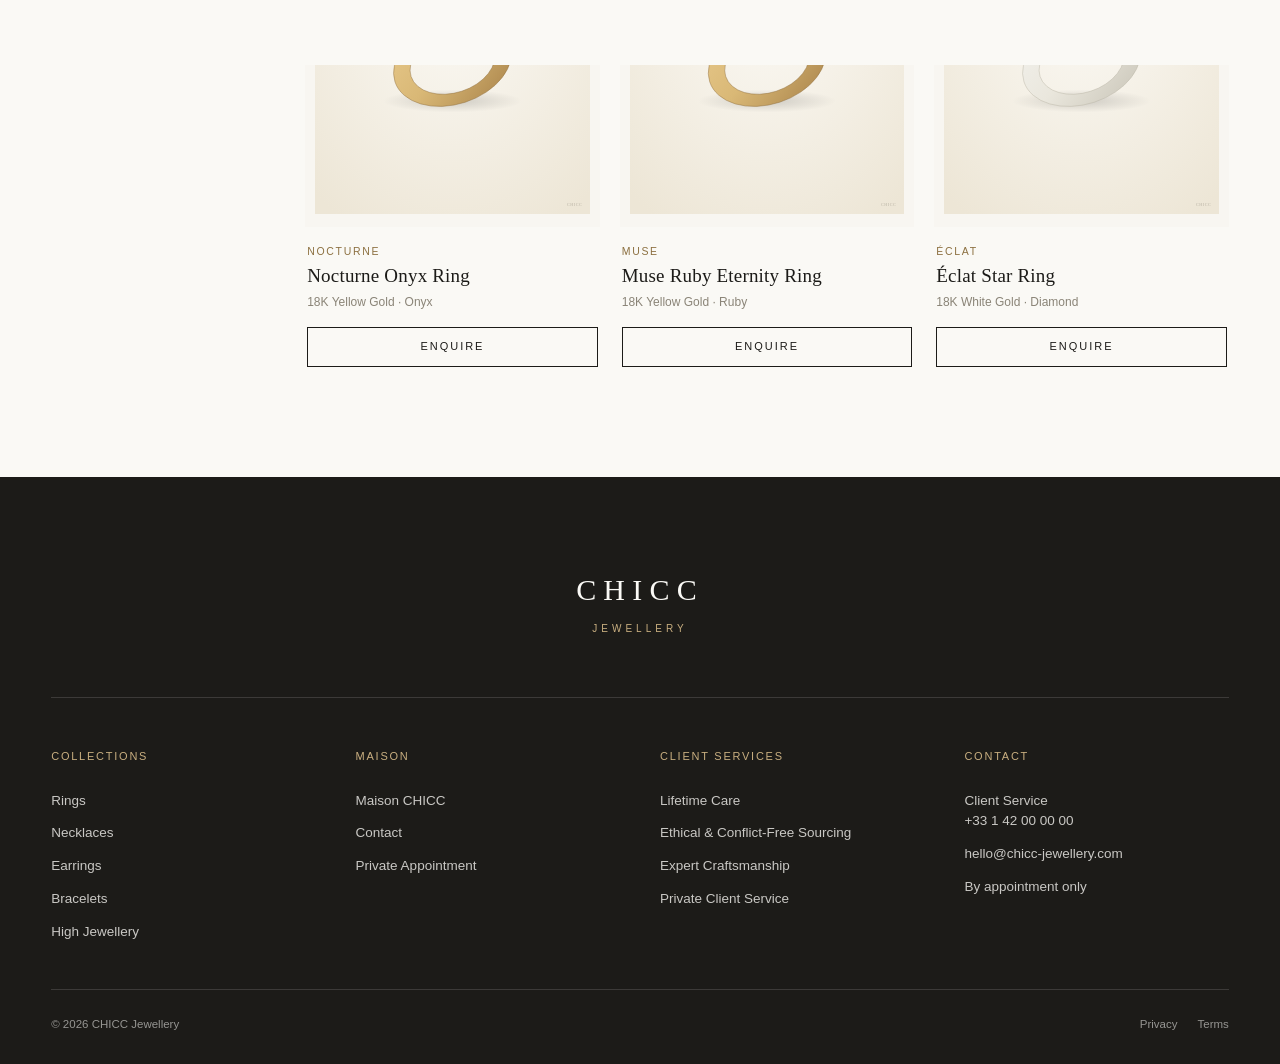
<file: rings.html>
<!DOCTYPE html>
<html lang="en">
<head>
<meta charset="UTF-8">
<meta name="viewport" content="width=device-width, initial-scale=1.0">
<title>Rings — CHICC Jewellery</title>
<meta name="description" content="Diamond, sapphire, emerald and ruby rings in white, yellow and rose gold — crafted by the CHICC atelier.">
<link rel="icon" type="image/png" href="assets/branding/favicon-32.png">
<link rel="preconnect" href="https://fonts.googleapis.com">
<link rel="stylesheet" href="styles.css">
</head>
<body data-active="rings" data-category="rings">
<a class="visually-hidden" href="#main">Skip to content</a>
<header class="site-header">
  <div class="header-inner container">
    <div class="header-left" style="display:flex;align-items:center;">
      <button type="button" class="burger" data-menu-open aria-label="Open menu" aria-expanded="false" aria-controls="mobileMenu">
        <span></span><span></span><span></span>
      </button>
      <nav class="header-nav left" aria-label="Primary">
        <a class="nav-link" href="rings.html">Rings</a>
        <a class="nav-link" href="necklaces.html">Necklaces</a>
        <a class="nav-link" href="earrings.html">Earrings</a>
        <a class="nav-link" href="bracelets.html">Bracelets</a>
        <a class="nav-link" href="maison.html#high-jewellery">High Jewellery</a>
        <a class="nav-link" href="maison.html">Maison CHICC</a>
      </nav>
    </div>

    <a href="index.html" class="brand-mark" aria-label="CHICC Jewellery — home">
      <img src="assets/branding/mark.svg" alt="" width="26" height="14">
      <span class="word">CHICC</span>
      <span class="sub">JEWELLERY</span>
    </a>

    <div class="header-nav right header-actions">
      <button type="button" class="icon-btn" data-search-open aria-label="Search"><svg viewBox="0 0 24 24" fill="none" stroke="currentColor" stroke-width="1.4"><circle cx="11" cy="11" r="7.2"/><path d="M21 21l-4.4-4.4"/></svg></button>
      <a class="icon-btn" href="wishlist.html" aria-label="Wishlist"><svg viewBox="0 0 24 24" fill="none" stroke="currentColor" stroke-width="1.4"><path d="M12 20.5s-7.5-4.6-10-9.4C.5 7.4 2.6 4 6.3 4c2 0 3.6 1 5.7 3.2C14.1 5 15.7 4 17.7 4c3.7 0 5.8 3.4 4.3 7.1-2.5 4.8-10 9.4-10 9.4Z"/></svg><span class="count" data-wishlist-count style="display:none;"></span></a>
      <a class="icon-btn" href="contact.html#client-services" aria-label="Account &amp; client services"><svg viewBox="0 0 24 24" fill="none" stroke="currentColor" stroke-width="1.4"><circle cx="12" cy="8" r="3.6"/><path d="M4.5 20c1.6-3.6 4.6-5.4 7.5-5.4s5.9 1.8 7.5 5.4"/></svg></a>
      <div class="header-cta">
        <a class="nav-link enquire-link" href="#" data-enquire-open data-piece="General Enquiry">Enquire</a>
        <a class="nav-link" href="contact.html">Contact</a>
      </div>
    </div>
  </div>
</header>

<div class="mobile-menu" id="mobileMenu">
  <div class="mobile-menu-header container">
    <button type="button" class="icon-btn" data-menu-close aria-label="Close menu"><svg viewBox="0 0 24 24" fill="none" stroke="currentColor" stroke-width="1.4"><path d="M5 5l14 14M19 5L5 19"/></svg></button>
  </div>
  <nav class="mobile-menu-list" aria-label="Mobile primary">
    <a href="rings.html">Rings</a>
    <a href="necklaces.html">Necklaces</a>
    <a href="earrings.html">Earrings</a>
    <a href="bracelets.html">Bracelets</a>
    <a href="maison.html#high-jewellery">High Jewellery</a>
    <a href="maison.html">Maison CHICC</a>
    <a href="#" data-enquire-open data-piece="General Enquiry">Enquire</a>
    <a href="contact.html">Contact</a>
  </nav>
  <div class="mobile-menu-footer">
    <a class="btn btn-outline btn-block" href="wishlist.html">View Wishlist</a>
  </div>
</div>

<main id="main">
  <div class="container">
    <nav class="breadcrumb" aria-label="Breadcrumb">
      <a href="index.html">Home</a><span class="sep">/</span><span class="current">RINGS</span>
    </nav>
    <div class="category-head">
      <h1>Rings</h1>
      <p class="lede">Symbols of love, strength and timeless elegance.</p>
    </div>

    <div class="catalogue">
      <aside class="filter-panel" aria-label="Filters">
        <h2 class="fp-title">Filter By</h2>
        <div class="filter-group">
          <div class="fg-title">Material</div>
          <label class="filter-option">
            <input type="checkbox" data-filter="material" value="White Gold">
            <span>White Gold</span>
          </label>
          <label class="filter-option">
            <input type="checkbox" data-filter="material" value="Yellow Gold">
            <span>Yellow Gold</span>
          </label>
          <label class="filter-option">
            <input type="checkbox" data-filter="material" value="Rose Gold">
            <span>Rose Gold</span>
          </label>
          <label class="filter-option">
            <input type="checkbox" data-filter="material" value="Platinum">
            <span>Platinum</span>
          </label>
        </div>
        <div class="filter-group">
          <div class="fg-title">Gemstone</div>
          <label class="filter-option">
            <input type="checkbox" data-filter="gemstone" value="Diamond">
            <span>Diamond</span>
          </label>
          <label class="filter-option">
            <input type="checkbox" data-filter="gemstone" value="Sapphire">
            <span>Sapphire</span>
          </label>
          <label class="filter-option">
            <input type="checkbox" data-filter="gemstone" value="Emerald">
            <span>Emerald</span>
          </label>
          <label class="filter-option">
            <input type="checkbox" data-filter="gemstone" value="Ruby">
            <span>Ruby</span>
          </label>
          <label class="filter-option">
            <input type="checkbox" data-filter="gemstone" value="Pearl">
            <span>Pearl</span>
          </label>
          <label class="filter-option">
            <input type="checkbox" data-filter="gemstone" value="Onyx">
            <span>Onyx</span>
          </label>
        </div>
        <div class="filter-group">
          <div class="fg-title">Collection</div>
          <label class="filter-option">
            <input type="checkbox" data-filter="collection" value="Éclat">
            <span>Éclat</span>
          </label>
          <label class="filter-option">
            <input type="checkbox" data-filter="collection" value="Azure">
            <span>Azure</span>
          </label>
          <label class="filter-option">
            <input type="checkbox" data-filter="collection" value="Lumière">
            <span>Lumière</span>
          </label>
          <label class="filter-option">
            <input type="checkbox" data-filter="collection" value="Muse">
            <span>Muse</span>
          </label>
          <label class="filter-option">
            <input type="checkbox" data-filter="collection" value="Nocturne">
            <span>Nocturne</span>
          </label>
          <label class="filter-option">
            <input type="checkbox" data-filter="collection" value="Rosée">
            <span>Rosée</span>
          </label>
        </div>
        <button type="button" class="reset-filters" data-reset-filters disabled>Reset Filters</button>
      </aside>
      <div class="catalogue-main">
        <div class="catalogue-toolbar">
          <div class="result-count" data-result-count>&nbsp;</div>
          <div style="display:flex; align-items:center; gap:16px;">
            <button type="button" class="btn btn-outline btn-sm filter-toggle-btn" data-filter-open>Filter</button>
            <div class="sort-control">
              <label for="sortSelect">Sort By</label>
              <select id="sortSelect" data-sort-select>
                <option value="featured">Featured</option>
                <option value="newest">Newest</option>
                <option value="name-asc">Name A–Z</option>
                <option value="name-desc">Name Z–A</option>
              </select>
            </div>
          </div>
        </div>
        <div class="product-grid" data-product-grid></div>
      </div>
    </div>
  </div>
</main>
<div class="filter-drawer-backdrop" data-filter-backdrop></div>
<div class="filter-drawer" data-filter-drawer aria-label="Filters">
  <div class="filter-drawer-head">
    <h2 class="fp-title" style="margin:0;">Filter By</h2>
    <button type="button" class="icon-btn" data-filter-close aria-label="Close filters"><svg viewBox="0 0 24 24" fill="none" stroke="currentColor" stroke-width="1.4"><path d="M5 5l14 14M19 5L5 19"/></svg></button>
  </div>
        <div class="filter-group">
          <div class="fg-title">Material</div>
          <label class="filter-option">
            <input type="checkbox" data-filter="material" value="White Gold">
            <span>White Gold</span>
          </label>
          <label class="filter-option">
            <input type="checkbox" data-filter="material" value="Yellow Gold">
            <span>Yellow Gold</span>
          </label>
          <label class="filter-option">
            <input type="checkbox" data-filter="material" value="Rose Gold">
            <span>Rose Gold</span>
          </label>
          <label class="filter-option">
            <input type="checkbox" data-filter="material" value="Platinum">
            <span>Platinum</span>
          </label>
        </div>
        <div class="filter-group">
          <div class="fg-title">Gemstone</div>
          <label class="filter-option">
            <input type="checkbox" data-filter="gemstone" value="Diamond">
            <span>Diamond</span>
          </label>
          <label class="filter-option">
            <input type="checkbox" data-filter="gemstone" value="Sapphire">
            <span>Sapphire</span>
          </label>
          <label class="filter-option">
            <input type="checkbox" data-filter="gemstone" value="Emerald">
            <span>Emerald</span>
          </label>
          <label class="filter-option">
            <input type="checkbox" data-filter="gemstone" value="Ruby">
            <span>Ruby</span>
          </label>
          <label class="filter-option">
            <input type="checkbox" data-filter="gemstone" value="Pearl">
            <span>Pearl</span>
          </label>
          <label class="filter-option">
            <input type="checkbox" data-filter="gemstone" value="Onyx">
            <span>Onyx</span>
          </label>
        </div>
        <div class="filter-group">
          <div class="fg-title">Collection</div>
          <label class="filter-option">
            <input type="checkbox" data-filter="collection" value="Éclat">
            <span>Éclat</span>
          </label>
          <label class="filter-option">
            <input type="checkbox" data-filter="collection" value="Azure">
            <span>Azure</span>
          </label>
          <label class="filter-option">
            <input type="checkbox" data-filter="collection" value="Lumière">
            <span>Lumière</span>
          </label>
          <label class="filter-option">
            <input type="checkbox" data-filter="collection" value="Muse">
            <span>Muse</span>
          </label>
          <label class="filter-option">
            <input type="checkbox" data-filter="collection" value="Nocturne">
            <span>Nocturne</span>
          </label>
          <label class="filter-option">
            <input type="checkbox" data-filter="collection" value="Rosée">
            <span>Rosée</span>
          </label>
        </div>
  <div class="filter-drawer-foot">
    <button type="button" class="btn btn-outline" data-reset-filters disabled>Reset</button>
    <button type="button" class="btn btn-gold" data-filter-apply>View Results</button>
  </div>
</div>
<footer class="site-footer">
  <div class="container">
    <div class="footer-brand">
      <div class="word">CHICC</div>
      <div class="sub">JEWELLERY</div>
    </div>
    <div class="footer-grid">
      <div class="footer-col">
        <h4>Collections</h4>
        <a href="rings.html">Rings</a>
        <a href="necklaces.html">Necklaces</a>
        <a href="earrings.html">Earrings</a>
        <a href="bracelets.html">Bracelets</a>
        <a href="maison.html#high-jewellery">High Jewellery</a>
      </div>
      <div class="footer-col">
        <h4>Maison</h4>
        <a href="maison.html">Maison CHICC</a>
        <a href="contact.html">Contact</a>
        <a href="contact.html#appointment">Private Appointment</a>
      </div>
      <div class="footer-col">
        <h4>Client Services</h4>
        <a href="maison.html#care">Lifetime Care</a>
        <a href="maison.html#sourcing">Ethical &amp; Conflict-Free Sourcing</a>
        <a href="maison.html#craftsmanship">Expert Craftsmanship</a>
        <a href="contact.html#client-services">Private Client Service</a>
      </div>
      <div class="footer-col">
        <h4>Contact</h4>
        <p>Client Service<br>+33 1 42 00 00 00</p>
        <p>hello@chicc-jewellery.com</p>
        <p>By appointment only</p>
      </div>
    </div>
    <div class="footer-bottom">
      <span>&copy; 2026 CHICC Jewellery</span>
      <div class="legal-links">
        <a href="#">Privacy</a>
        <a href="#">Terms</a>
      </div>
    </div>
  </div>
</footer>

<!-- Search overlay -->
<div class="search-overlay" data-search-overlay>
  <div class="search-inner container" style="position:relative;">
    <button type="button" class="icon-btn search-close" data-search-close aria-label="Close search"><svg viewBox="0 0 24 24" fill="none" stroke="currentColor" stroke-width="1.4"><path d="M5 5l14 14M19 5L5 19"/></svg></button>
    <div class="eyebrow">Search</div>
    <div class="search-field">
      <svg viewBox="0 0 24 24" fill="none" stroke="currentColor" stroke-width="1.4"><circle cx="11" cy="11" r="7.2"/><path d="M21 21l-4.4-4.4"/></svg>
      <input type="text" data-search-input placeholder="Search “diamond”, “Azure”, “ring”…" aria-label="Search products">
    </div>
    <p class="search-hint" data-search-hint>Try a gemstone, material, collection or category — e.g. “sapphire”, “gold”, “Muse”, “bracelet”.</p>
    <div class="search-results" data-search-results></div>
  </div>
</div>

<!-- Private enquiry modal -->
<div class="modal-backdrop" data-enquiry-modal>
  <div class="modal" role="dialog" aria-modal="true" aria-labelledby="enquiryTitle">
    <button type="button" class="modal-close" data-modal-close aria-label="Close"><svg viewBox="0 0 24 24" fill="none" stroke="currentColor" stroke-width="1.4"><path d="M5 5l14 14M19 5L5 19"/></svg></button>
    <div class="eyebrow">Private Enquiry</div>
    <h2 id="enquiryTitle">Enquire for this piece</h2>
    <p class="modal-sub">Share your details and a member of CHICC Client Service will contact you personally.</p>
    <form novalidate>
      <div class="form-row">
        <label for="enq-piece">Piece</label>
        <input type="text" id="enq-piece" name="piece" data-piece-field readonly>
      </div>
      <div class="form-grid">
        <div class="form-row">
          <label for="enq-name">Full Name</label>
          <input type="text" id="enq-name" name="fullName" required autocomplete="name">
        </div>
        <div class="form-row">
          <label for="enq-email">Email Address</label>
          <input type="email" id="enq-email" name="email" required autocomplete="email">
        </div>
      </div>
      <div class="form-grid">
        <div class="form-row">
          <label for="enq-phone">Phone Number</label>
          <input type="tel" id="enq-phone" name="phone" autocomplete="tel">
        </div>
        <div class="form-row">
          <label for="enq-country">Country</label>
          <input type="text" id="enq-country" name="country" autocomplete="country-name">
        </div>
      </div>
      <div class="form-row">
        <label for="enq-message">Message</label>
        <textarea id="enq-message" name="message" placeholder="Tell us about sizing, customisation or anything else we can help with."></textarea>
      </div>
      <button type="submit" class="btn btn-gold btn-block">Send Enquiry</button>
    </form>
    <div class="form-success" data-form-success style="display:none;">
      <div class="tick">&#10003;</div>
      <h3>Thank you.</h3>
      <p>CHICC Client Service will contact you shortly.</p>
    </div>
  </div>
</div>

<!-- Private appointment modal -->
<div class="modal-backdrop" data-appointment-modal>
  <div class="modal" role="dialog" aria-modal="true" aria-labelledby="apptTitle">
    <button type="button" class="modal-close" data-modal-close aria-label="Close"><svg viewBox="0 0 24 24" fill="none" stroke="currentColor" stroke-width="1.4"><path d="M5 5l14 14M19 5L5 19"/></svg></button>
    <div class="eyebrow">Client Service</div>
    <h2 id="apptTitle">Book a Private Appointment</h2>
    <p class="modal-sub">Visit our atelier for a one-to-one consultation with a CHICC jewellery specialist.</p>
    <form novalidate>
      <div class="form-grid">
        <div class="form-row">
          <label for="appt-name">Name</label>
          <input type="text" id="appt-name" name="fullName" required autocomplete="name">
        </div>
        <div class="form-row">
          <label for="appt-email">Email</label>
          <input type="email" id="appt-email" name="email" required autocomplete="email">
        </div>
      </div>
      <div class="form-grid">
        <div class="form-row">
          <label for="appt-phone">Phone</label>
          <input type="tel" id="appt-phone" name="phone" autocomplete="tel">
        </div>
        <div class="form-row">
          <label for="appt-country">Country</label>
          <input type="text" id="appt-country" name="country" autocomplete="country-name">
        </div>
      </div>
      <div class="form-grid">
        <div class="form-row">
          <label for="appt-date">Preferred Date</label>
          <input type="date" id="appt-date" name="preferredDate">
        </div>
        <div class="form-row">
          <label for="appt-time">Preferred Time</label>
          <input type="time" id="appt-time" name="preferredTime">
        </div>
      </div>
      <div class="form-grid">
        <div class="form-row">
          <label for="appt-location">Preferred Location</label>
          <select id="appt-location" name="location">
            <option>Paris Atelier</option>
            <option>London Salon</option>
            <option>New York Salon</option>
            <option>Virtual Appointment</option>
          </select>
        </div>
        <div class="form-row">
          <label for="appt-piece">Interested Piece</label>
          <input type="text" id="appt-piece" name="piece" data-piece-field placeholder="Optional">
        </div>
      </div>
      <div class="form-row">
        <label for="appt-message">Message</label>
        <textarea id="appt-message" name="message" placeholder="Anything you'd like us to prepare for your visit."></textarea>
      </div>
      <button type="submit" class="btn btn-gold btn-block">Request Appointment</button>
    </form>
    <div class="form-success" data-form-success style="display:none;">
      <div class="tick">&#10003;</div>
      <h3>Thank you.</h3>
      <p>CHICC Client Service will confirm your appointment shortly.</p>
    </div>
  </div>
</div>
<script src="products.js"></script>
<script src="script.js"></script>
</body>
</html>
</file>
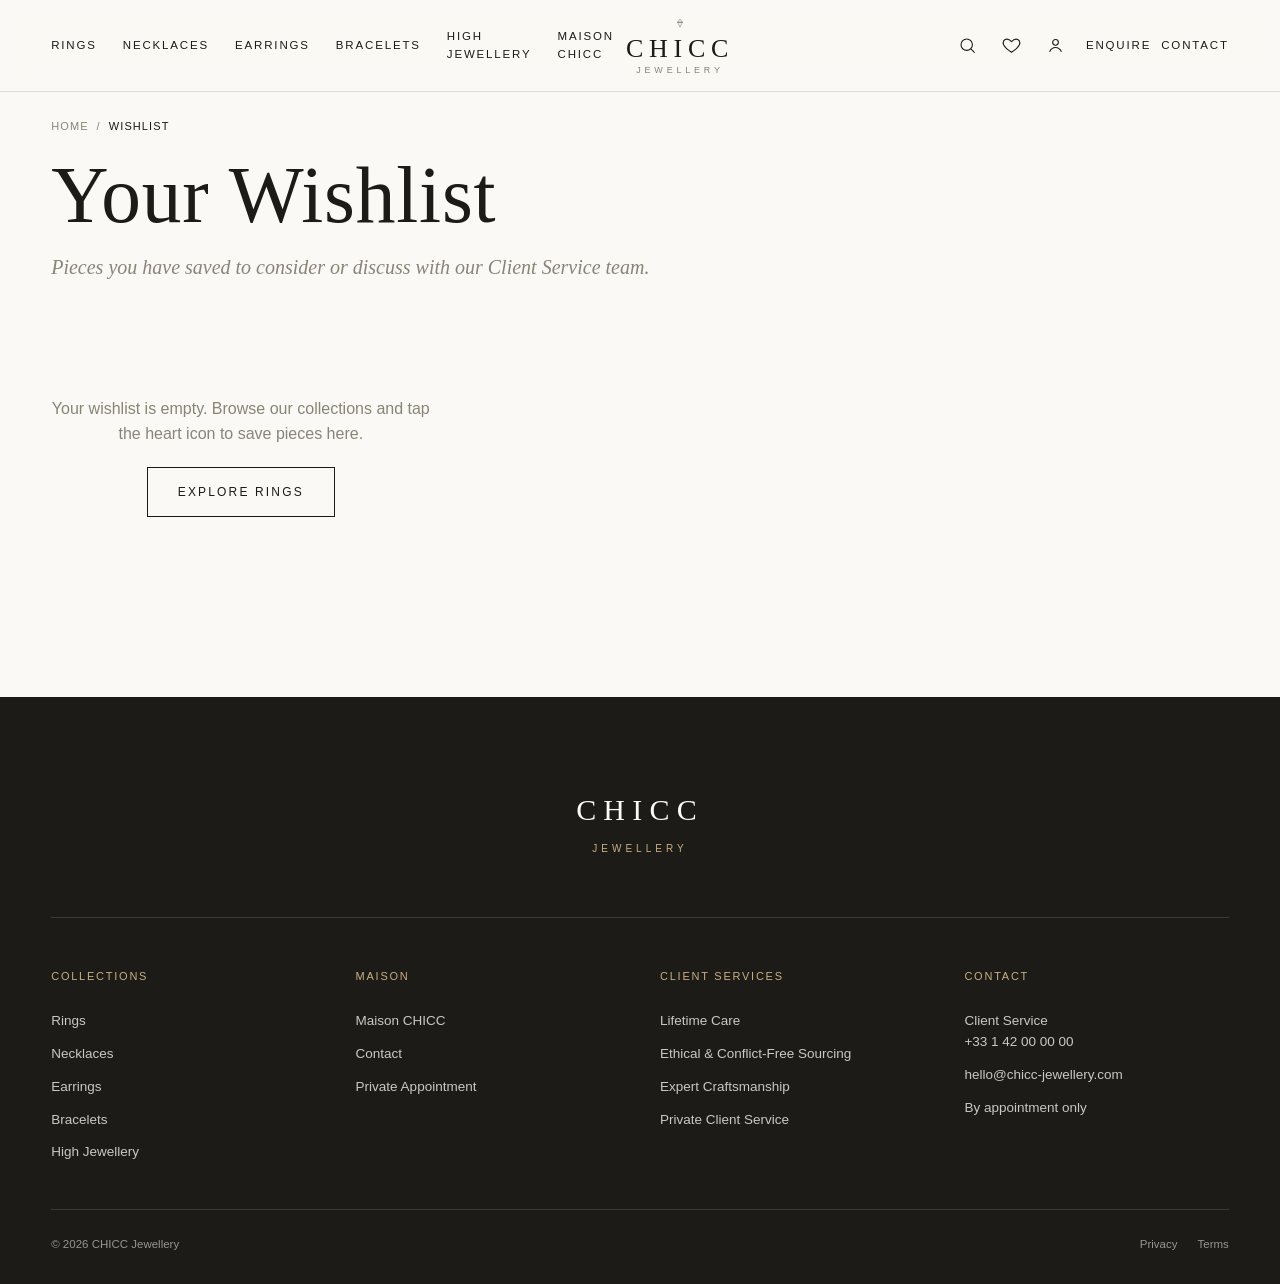
<file: wishlist.html>
<!DOCTYPE html>
<html lang="en">
<head>
<meta charset="UTF-8">
<meta name="viewport" content="width=device-width, initial-scale=1.0">
<title>Wishlist — CHICC Jewellery</title>
<meta name="description" content="Your saved CHICC fine jewellery pieces.">
<link rel="icon" type="image/png" href="assets/branding/favicon-32.png">
<link rel="preconnect" href="https://fonts.googleapis.com">
<link rel="stylesheet" href="styles.css">
</head>
<body>
<a class="visually-hidden" href="#main">Skip to content</a>
<header class="site-header">
  <div class="header-inner container">
    <div class="header-left" style="display:flex;align-items:center;">
      <button type="button" class="burger" data-menu-open aria-label="Open menu" aria-expanded="false" aria-controls="mobileMenu">
        <span></span><span></span><span></span>
      </button>
      <nav class="header-nav left" aria-label="Primary">
        <a class="nav-link" href="rings.html">Rings</a>
        <a class="nav-link" href="necklaces.html">Necklaces</a>
        <a class="nav-link" href="earrings.html">Earrings</a>
        <a class="nav-link" href="bracelets.html">Bracelets</a>
        <a class="nav-link" href="maison.html#high-jewellery">High Jewellery</a>
        <a class="nav-link" href="maison.html">Maison CHICC</a>
      </nav>
    </div>

    <a href="index.html" class="brand-mark" aria-label="CHICC Jewellery — home">
      <img src="assets/branding/mark.svg" alt="" width="26" height="14">
      <span class="word">CHICC</span>
      <span class="sub">JEWELLERY</span>
    </a>

    <div class="header-nav right header-actions">
      <button type="button" class="icon-btn" data-search-open aria-label="Search"><svg viewBox="0 0 24 24" fill="none" stroke="currentColor" stroke-width="1.4"><circle cx="11" cy="11" r="7.2"/><path d="M21 21l-4.4-4.4"/></svg></button>
      <a class="icon-btn" href="wishlist.html" aria-label="Wishlist"><svg viewBox="0 0 24 24" fill="none" stroke="currentColor" stroke-width="1.4"><path d="M12 20.5s-7.5-4.6-10-9.4C.5 7.4 2.6 4 6.3 4c2 0 3.6 1 5.7 3.2C14.1 5 15.7 4 17.7 4c3.7 0 5.8 3.4 4.3 7.1-2.5 4.8-10 9.4-10 9.4Z"/></svg><span class="count" data-wishlist-count style="display:none;"></span></a>
      <a class="icon-btn" href="contact.html#client-services" aria-label="Account &amp; client services"><svg viewBox="0 0 24 24" fill="none" stroke="currentColor" stroke-width="1.4"><circle cx="12" cy="8" r="3.6"/><path d="M4.5 20c1.6-3.6 4.6-5.4 7.5-5.4s5.9 1.8 7.5 5.4"/></svg></a>
      <div class="header-cta">
        <a class="nav-link enquire-link" href="#" data-enquire-open data-piece="General Enquiry">Enquire</a>
        <a class="nav-link" href="contact.html">Contact</a>
      </div>
    </div>
  </div>
</header>

<div class="mobile-menu" id="mobileMenu">
  <div class="mobile-menu-header container">
    <button type="button" class="icon-btn" data-menu-close aria-label="Close menu"><svg viewBox="0 0 24 24" fill="none" stroke="currentColor" stroke-width="1.4"><path d="M5 5l14 14M19 5L5 19"/></svg></button>
  </div>
  <nav class="mobile-menu-list" aria-label="Mobile primary">
    <a href="rings.html">Rings</a>
    <a href="necklaces.html">Necklaces</a>
    <a href="earrings.html">Earrings</a>
    <a href="bracelets.html">Bracelets</a>
    <a href="maison.html#high-jewellery">High Jewellery</a>
    <a href="maison.html">Maison CHICC</a>
    <a href="#" data-enquire-open data-piece="General Enquiry">Enquire</a>
    <a href="contact.html">Contact</a>
  </nav>
  <div class="mobile-menu-footer">
    <a class="btn btn-outline btn-block" href="wishlist.html">View Wishlist</a>
  </div>
</div>

<main id="main">
  <div class="container">
    <nav class="breadcrumb" aria-label="Breadcrumb">
      <a href="index.html">Home</a><span class="sep">/</span><span class="current">WISHLIST</span>
    </nav>
    <div class="category-head">
      <h1>Your Wishlist</h1>
      <p class="lede">Pieces you have saved to consider or discuss with our Client Service team.</p>
    </div>
    <div class="product-grid" data-wishlist-grid style="padding-bottom:110px;"></div>
  </div>
</main>
<footer class="site-footer">
  <div class="container">
    <div class="footer-brand">
      <div class="word">CHICC</div>
      <div class="sub">JEWELLERY</div>
    </div>
    <div class="footer-grid">
      <div class="footer-col">
        <h4>Collections</h4>
        <a href="rings.html">Rings</a>
        <a href="necklaces.html">Necklaces</a>
        <a href="earrings.html">Earrings</a>
        <a href="bracelets.html">Bracelets</a>
        <a href="maison.html#high-jewellery">High Jewellery</a>
      </div>
      <div class="footer-col">
        <h4>Maison</h4>
        <a href="maison.html">Maison CHICC</a>
        <a href="contact.html">Contact</a>
        <a href="contact.html#appointment">Private Appointment</a>
      </div>
      <div class="footer-col">
        <h4>Client Services</h4>
        <a href="maison.html#care">Lifetime Care</a>
        <a href="maison.html#sourcing">Ethical &amp; Conflict-Free Sourcing</a>
        <a href="maison.html#craftsmanship">Expert Craftsmanship</a>
        <a href="contact.html#client-services">Private Client Service</a>
      </div>
      <div class="footer-col">
        <h4>Contact</h4>
        <p>Client Service<br>+33 1 42 00 00 00</p>
        <p>hello@chicc-jewellery.com</p>
        <p>By appointment only</p>
      </div>
    </div>
    <div class="footer-bottom">
      <span>&copy; 2026 CHICC Jewellery</span>
      <div class="legal-links">
        <a href="#">Privacy</a>
        <a href="#">Terms</a>
      </div>
    </div>
  </div>
</footer>

<!-- Search overlay -->
<div class="search-overlay" data-search-overlay>
  <div class="search-inner container" style="position:relative;">
    <button type="button" class="icon-btn search-close" data-search-close aria-label="Close search"><svg viewBox="0 0 24 24" fill="none" stroke="currentColor" stroke-width="1.4"><path d="M5 5l14 14M19 5L5 19"/></svg></button>
    <div class="eyebrow">Search</div>
    <div class="search-field">
      <svg viewBox="0 0 24 24" fill="none" stroke="currentColor" stroke-width="1.4"><circle cx="11" cy="11" r="7.2"/><path d="M21 21l-4.4-4.4"/></svg>
      <input type="text" data-search-input placeholder="Search “diamond”, “Azure”, “ring”…" aria-label="Search products">
    </div>
    <p class="search-hint" data-search-hint>Try a gemstone, material, collection or category — e.g. “sapphire”, “gold”, “Muse”, “bracelet”.</p>
    <div class="search-results" data-search-results></div>
  </div>
</div>

<!-- Private enquiry modal -->
<div class="modal-backdrop" data-enquiry-modal>
  <div class="modal" role="dialog" aria-modal="true" aria-labelledby="enquiryTitle">
    <button type="button" class="modal-close" data-modal-close aria-label="Close"><svg viewBox="0 0 24 24" fill="none" stroke="currentColor" stroke-width="1.4"><path d="M5 5l14 14M19 5L5 19"/></svg></button>
    <div class="eyebrow">Private Enquiry</div>
    <h2 id="enquiryTitle">Enquire for this piece</h2>
    <p class="modal-sub">Share your details and a member of CHICC Client Service will contact you personally.</p>
    <form novalidate>
      <div class="form-row">
        <label for="enq-piece">Piece</label>
        <input type="text" id="enq-piece" name="piece" data-piece-field readonly>
      </div>
      <div class="form-grid">
        <div class="form-row">
          <label for="enq-name">Full Name</label>
          <input type="text" id="enq-name" name="fullName" required autocomplete="name">
        </div>
        <div class="form-row">
          <label for="enq-email">Email Address</label>
          <input type="email" id="enq-email" name="email" required autocomplete="email">
        </div>
      </div>
      <div class="form-grid">
        <div class="form-row">
          <label for="enq-phone">Phone Number</label>
          <input type="tel" id="enq-phone" name="phone" autocomplete="tel">
        </div>
        <div class="form-row">
          <label for="enq-country">Country</label>
          <input type="text" id="enq-country" name="country" autocomplete="country-name">
        </div>
      </div>
      <div class="form-row">
        <label for="enq-message">Message</label>
        <textarea id="enq-message" name="message" placeholder="Tell us about sizing, customisation or anything else we can help with."></textarea>
      </div>
      <button type="submit" class="btn btn-gold btn-block">Send Enquiry</button>
    </form>
    <div class="form-success" data-form-success style="display:none;">
      <div class="tick">&#10003;</div>
      <h3>Thank you.</h3>
      <p>CHICC Client Service will contact you shortly.</p>
    </div>
  </div>
</div>

<!-- Private appointment modal -->
<div class="modal-backdrop" data-appointment-modal>
  <div class="modal" role="dialog" aria-modal="true" aria-labelledby="apptTitle">
    <button type="button" class="modal-close" data-modal-close aria-label="Close"><svg viewBox="0 0 24 24" fill="none" stroke="currentColor" stroke-width="1.4"><path d="M5 5l14 14M19 5L5 19"/></svg></button>
    <div class="eyebrow">Client Service</div>
    <h2 id="apptTitle">Book a Private Appointment</h2>
    <p class="modal-sub">Visit our atelier for a one-to-one consultation with a CHICC jewellery specialist.</p>
    <form novalidate>
      <div class="form-grid">
        <div class="form-row">
          <label for="appt-name">Name</label>
          <input type="text" id="appt-name" name="fullName" required autocomplete="name">
        </div>
        <div class="form-row">
          <label for="appt-email">Email</label>
          <input type="email" id="appt-email" name="email" required autocomplete="email">
        </div>
      </div>
      <div class="form-grid">
        <div class="form-row">
          <label for="appt-phone">Phone</label>
          <input type="tel" id="appt-phone" name="phone" autocomplete="tel">
        </div>
        <div class="form-row">
          <label for="appt-country">Country</label>
          <input type="text" id="appt-country" name="country" autocomplete="country-name">
        </div>
      </div>
      <div class="form-grid">
        <div class="form-row">
          <label for="appt-date">Preferred Date</label>
          <input type="date" id="appt-date" name="preferredDate">
        </div>
        <div class="form-row">
          <label for="appt-time">Preferred Time</label>
          <input type="time" id="appt-time" name="preferredTime">
        </div>
      </div>
      <div class="form-grid">
        <div class="form-row">
          <label for="appt-location">Preferred Location</label>
          <select id="appt-location" name="location">
            <option>Paris Atelier</option>
            <option>London Salon</option>
            <option>New York Salon</option>
            <option>Virtual Appointment</option>
          </select>
        </div>
        <div class="form-row">
          <label for="appt-piece">Interested Piece</label>
          <input type="text" id="appt-piece" name="piece" data-piece-field placeholder="Optional">
        </div>
      </div>
      <div class="form-row">
        <label for="appt-message">Message</label>
        <textarea id="appt-message" name="message" placeholder="Anything you'd like us to prepare for your visit."></textarea>
      </div>
      <button type="submit" class="btn btn-gold btn-block">Request Appointment</button>
    </form>
    <div class="form-success" data-form-success style="display:none;">
      <div class="tick">&#10003;</div>
      <h3>Thank you.</h3>
      <p>CHICC Client Service will confirm your appointment shortly.</p>
    </div>
  </div>
</div>
<script src="products.js"></script>
<script src="script.js"></script>
<script>
document.addEventListener("DOMContentLoaded", function () {
  function render() {
    var ids = JSON.parse(localStorage.getItem("chicc_wishlist") || "[]");
    var items = CHICC_PRODUCTS.filter(function (p) { return ids.indexOf(p.id) > -1; });
    var grid = document.querySelector("[data-wishlist-grid]");
    if (!items.length) {
      grid.innerHTML = '<div class="empty-state"><p>Your wishlist is empty. Browse our collections and tap the heart icon to save pieces here.</p><a class="btn btn-outline" href="rings.html">Explore Rings</a></div>';
      return;
    }
    window.__chiccRenderWishlist ? window.__chiccRenderWishlist(grid, items) : null;
  }
  document.addEventListener("chicc:wishlist-change", render);
  setTimeout(render, 0);
});
</script>
</body>
</html>
</file>
<file: styles.css>
/* ==========================================================================
   CHICC JEWELLERY — Design System
   Modern European luxury jewellery maison.
   ========================================================================== */

/* Typography note: this build intentionally does not call any external
   font CDN (see README — the sandbox this project was authored in cannot
   reach font/image CDNs, and a luxury site should not depend on a
   third-party request for its type to render anyway). The stacks below
   name only fonts that ship on essentially every device (Georgia for the
   editorial serif, the platform UI sans for interface text) so rendering
   is guaranteed and identical everywhere — no unavailable named font
   left in the stack for an OS to mis-substitute. To upgrade to a custom
   webfont, add files under assets/fonts/, an @font-face block here, and
   put that family name first in --font-serif / --font-sans below. */

:root {
  /* Palette */
  --ivory-1: #FAF9F5;
  --ivory-2: #F8F6F1;
  --ivory-3: #F4F0E8;
  --charcoal: #1C1B18;
  --charcoal-soft: #2B2A26;
  --grey-warm: #8A8477;
  --grey-line: #E3DED2;
  --gold: #A98A55;
  --gold-light: #C9AF80;
  --gold-dark: #8C7040;
  --white: #FFFFFF;

  /* Type */
  --font-serif: Georgia, 'Iowan Old Style', 'Times New Roman', 'STIXGeneral', serif;
  --font-sans: -apple-system, BlinkMacSystemFont, 'Helvetica Neue', Helvetica, Arial, sans-serif;

  /* Layout */
  --header-h: 92px;
  --header-h-scrolled: 72px;
  --container-max: 1360px;
  --gutter: clamp(20px, 4vw, 64px);

  /* Motion */
  --ease: cubic-bezier(.22,.61,.36,1);
  --fast: 180ms;
  --med: 340ms;
  --slow: 620ms;

  /* Buttons — fixed, never override */
  --btn-h: 50px;
  --btn-h-sm: 40px;
  --btn-pad-x: 30px;
  --btn-font: 12px;
}

/* ---------------------------------- Reset ---------------------------------- */
*, *::before, *::after { box-sizing: border-box; }
html { scroll-behavior: smooth; scroll-padding-top: 110px; }
body {
  margin: 0;
  background: var(--ivory-1);
  color: var(--charcoal);
  font-family: var(--font-sans);
  font-size: 16px;
  line-height: 1.55;
  -webkit-font-smoothing: antialiased;
  -moz-osx-font-smoothing: grayscale;
  text-rendering: optimizeLegibility;
}
img { max-width: 100%; display: block; }
a { color: inherit; text-decoration: none; }
ul { margin: 0; padding: 0; list-style: none; }
button { font-family: inherit; cursor: pointer; }
h1, h2, h3, h4, p { margin: 0; }
input, select, textarea { font-family: inherit; font-size: 16px; }
.visually-hidden {
  position: absolute; width: 1px; height: 1px; padding: 0; margin: -1px;
  overflow: hidden; clip: rect(0,0,0,0); white-space: nowrap; border: 0;
}
:focus-visible { outline: 2px solid var(--gold); outline-offset: 2px; }

.container {
  max-width: var(--container-max);
  margin: 0 auto;
  padding: 0 var(--gutter);
}

/* ---------------------------------- Type ---------------------------------- */
.eyebrow {
  font-family: var(--font-sans);
  font-size: 11px;
  letter-spacing: 0.28em;
  text-transform: uppercase;
  color: var(--grey-warm);
  font-weight: 500;
}
.eyebrow.on-dark { color: var(--gold-light); }

h1, .h1 {
  font-family: var(--font-serif);
  font-weight: 400;
  font-size: clamp(40px, 6.2vw, 80px);
  line-height: 1.06;
  letter-spacing: 0.01em;
}
h2, .h2 {
  font-family: var(--font-serif);
  font-weight: 400;
  font-size: clamp(30px, 3.6vw, 46px);
  line-height: 1.12;
}
h3, .h3 {
  font-family: var(--font-serif);
  font-weight: 500;
  font-size: clamp(20px, 2vw, 26px);
  line-height: 1.25;
}
.lede {
  font-family: var(--font-serif);
  font-style: italic;
  font-size: clamp(17px, 1.6vw, 20px);
  color: var(--charcoal-soft);
  line-height: 1.6;
  font-weight: 400;
}
.body-text { font-size: 15px; color: var(--charcoal-soft); }
.small-caps {
  font-size: 11px;
  letter-spacing: 0.22em;
  text-transform: uppercase;
  font-weight: 500;
}

/* ---------------------------------- Buttons -------------------------------- */
/* Stable, isolated dimensions — never resized by any interaction. */
.btn {
  display: inline-flex;
  align-items: center;
  justify-content: center;
  height: var(--btn-h);
  min-height: var(--btn-h);
  max-height: var(--btn-h);
  padding: 0 var(--btn-pad-x);
  font-family: var(--font-sans);
  font-size: var(--btn-font);
  font-weight: 500;
  letter-spacing: 0.18em;
  text-transform: uppercase;
  line-height: 1;
  white-space: nowrap;
  border-radius: 0;
  border: 1px solid var(--charcoal);
  background: var(--charcoal);
  color: var(--ivory-1);
  transition: background var(--fast) var(--ease), color var(--fast) var(--ease), border-color var(--fast) var(--ease), opacity var(--fast) var(--ease);
  box-sizing: border-box;
  flex: 0 0 auto;
}
.btn:hover { background: var(--charcoal-soft); }
.btn-outline {
  background: transparent;
  color: var(--charcoal);
  border: 1px solid var(--charcoal);
}
.btn-outline:hover { background: var(--charcoal); color: var(--ivory-1); }
.btn-outline.on-dark { color: var(--ivory-1); border-color: rgba(250,249,245,0.55); }
.btn-outline.on-dark:hover { background: var(--ivory-1); color: var(--charcoal); }
.btn-gold {
  background: var(--gold);
  border: 1px solid var(--gold);
  color: var(--ivory-1);
}
.btn-gold:hover { background: var(--gold-dark); border-color: var(--gold-dark); }
.btn-sm { height: var(--btn-h-sm); min-height: var(--btn-h-sm); max-height: var(--btn-h-sm); padding: 0 20px; font-size: 11px; }
.btn-block { width: 100%; }
.btn[disabled] { opacity: 0.5; cursor: not-allowed; }

.link-underline {
  position: relative;
  font-size: 12px;
  letter-spacing: 0.16em;
  text-transform: uppercase;
  font-weight: 500;
  padding-bottom: 4px;
  border-bottom: 1px solid currentColor;
}

/* Icon buttons — fixed square hit areas, never affected by page state */
.icon-btn {
  display: inline-flex;
  align-items: center;
  justify-content: center;
  width: 40px;
  height: 40px;
  min-width: 40px;
  min-height: 40px;
  background: transparent;
  border: none;
  color: var(--charcoal);
  position: relative;
  flex: 0 0 auto;
}
.icon-btn svg { width: 19px; height: 19px; flex: 0 0 auto; }
.icon-btn .count {
  position: absolute;
  top: 2px;
  right: 2px;
  font-size: 9px;
  font-family: var(--font-sans);
  background: var(--charcoal);
  color: var(--ivory-1);
  min-width: 15px;
  height: 15px;
  border-radius: 50%;
  display: flex;
  align-items: center;
  justify-content: center;
  padding: 0 2px;
}

/* ---------------------------------- Header ---------------------------------- */
.site-header {
  position: sticky;
  top: 0;
  z-index: 500;
  background: rgba(250,249,245,0.92);
  backdrop-filter: saturate(140%) blur(10px);
  border-bottom: 1px solid var(--grey-line);
  height: var(--header-h);
  transition: height var(--med) var(--ease);
}
.site-header.is-scrolled { height: var(--header-h-scrolled); }
.header-inner {
  max-width: var(--container-max);
  margin: 0 auto;
  padding: 0 var(--gutter);
  height: 100%;
  display: grid;
  grid-template-columns: 1fr auto 1fr;
  align-items: center;
  gap: 12px;
}
.header-nav { display: flex; align-items: center; gap: 26px; }
.header-nav.left { justify-content: flex-start; }
.header-nav.right { justify-content: flex-end; }
.nav-link {
  font-size: 11.5px;
  letter-spacing: 0.16em;
  text-transform: uppercase;
  font-weight: 500;
  color: var(--charcoal);
  padding: 6px 0;
  position: relative;
}
.nav-link::after {
  content: '';
  position: absolute;
  left: 0; right: 0; bottom: -2px;
  height: 1px;
  background: var(--gold);
  transform: scaleX(0);
  transform-origin: left;
  transition: transform var(--fast) var(--ease);
}
.nav-link:hover::after, .nav-link.active::after { transform: scaleX(1); }

.brand-mark {
  display: flex;
  flex-direction: column;
  align-items: center;
  line-height: 1;
  gap: 4px;
}
.brand-mark .word {
  font-family: var(--font-serif);
  font-size: 26px;
  letter-spacing: 0.22em;
  font-weight: 500;
  color: var(--charcoal);
}
.brand-mark .sub {
  font-family: var(--font-sans);
  font-size: 9px;
  letter-spacing: 0.42em;
  color: var(--grey-warm);
  font-weight: 500;
}
.brand-mark img { height: 14px; margin-bottom: 2px; opacity: 0.85; }

.header-actions { display: flex; align-items: center; gap: 4px; }
.header-cta { display: flex; align-items: center; gap: 10px; margin-left: 6px; }

.burger {
  display: none;
  width: 40px; height: 40px;
  border: none; background: none;
  flex-direction: column; align-items: center; justify-content: center; gap: 5px;
}
.burger span { width: 20px; height: 1px; background: var(--charcoal); display: block; transition: transform var(--fast) var(--ease), opacity var(--fast) var(--ease); }

/* ---------------------------------- Mobile Menu ---------------------------------- */
.mobile-menu {
  position: fixed; inset: 0; z-index: 900;
  background: var(--ivory-1);
  transform: translateX(100%);
  transition: transform var(--med) var(--ease);
  overflow-y: auto;
  display: flex; flex-direction: column;
}
.mobile-menu.is-open { transform: translateX(0); }
.mobile-menu-header { display: flex; justify-content: flex-end; padding: 20px var(--gutter); }
.mobile-menu-list { padding: 10px var(--gutter) 40px; display: flex; flex-direction: column; }
.mobile-menu-list a {
  font-family: var(--font-serif);
  font-size: 30px;
  padding: 14px 0;
  border-bottom: 1px solid var(--grey-line);
}
.mobile-menu-footer { margin-top: auto; padding: 24px var(--gutter) 40px; display: flex; gap: 14px; }

/* ---------------------------------- Hero ---------------------------------- */
.hero {
  position: relative;
  height: min(88vh, 900px);
  min-height: 520px;
  overflow: hidden;
  background: var(--charcoal);
}
/* Guarantees headline legibility regardless of how the artwork crops at a
   given breakpoint — independent of image content, so it can never fail
   the way a fixed-position image motif can when object-fit: cover crops
   differently on mobile. */
.hero::before {
  content: '';
  position: absolute;
  inset: 0;
  z-index: 1;
  background: linear-gradient(100deg, var(--ivory-1) 0%, rgba(250,249,245,0.94) 30%, rgba(250,249,245,0.55) 46%, rgba(250,249,245,0) 62%);
  pointer-events: none;
}
.hero-slides { position: relative; width: 100%; height: 100%; z-index: 0; }
.hero-content { z-index: 2; }
.hero-controls { z-index: 2; }
.hero-slide {
  position: absolute; inset: 0;
  opacity: 0;
  visibility: hidden;
  transition: opacity var(--slow) var(--ease);
}
.hero-slide.is-active { opacity: 1; visibility: visible; }
.hero-slide img { width: 100%; height: 100%; object-fit: cover; object-position: center; }
.hero-content {
  position: absolute;
  left: var(--gutter);
  bottom: 12%;
  max-width: 560px;
  color: var(--charcoal);
}
.hero-content .eyebrow { color: var(--gold-dark); margin-bottom: 18px; }
.hero-content h1 { color: var(--charcoal); margin-bottom: 22px; }
.hero-content .lede { color: var(--charcoal-soft); font-style: italic; max-width: 440px; margin-bottom: 34px; }
.hero-controls {
  position: absolute;
  right: var(--gutter);
  bottom: 12%;
  display: flex;
  flex-direction: column;
  align-items: flex-end;
  gap: 20px;
}
.hero-arrows { display: flex; gap: 10px; }
.hero-arrow {
  width: 44px; height: 44px;
  border: 1px solid rgba(250,249,245,0.4);
  background: transparent;
  color: var(--ivory-1);
  display: flex; align-items: center; justify-content: center;
  transition: background var(--fast) var(--ease), border-color var(--fast) var(--ease);
}
.hero-arrow:hover { background: rgba(250,249,245,0.12); border-color: var(--ivory-1); }
.hero-indicators { display: flex; gap: 10px; align-items: center; font-size: 11px; letter-spacing: 0.1em; color: rgba(250,249,245,0.6); }
.hero-indicators button {
  background: none; border: none; color: inherit; font-size: 11px; letter-spacing: 0.1em; padding: 4px;
  opacity: 0.55; transition: opacity var(--fast) var(--ease);
}
.hero-indicators button.is-active { opacity: 1; color: var(--ivory-1); }

/* ---------------------------------- Benefits ---------------------------------- */
.benefits {
  padding: 76px var(--gutter);
  max-width: var(--container-max);
  margin: 0 auto;
  display: grid;
  grid-template-columns: repeat(3, 1fr);
  gap: 48px;
}
.benefit { text-align: center; padding: 0 20px; }
.benefit .icon { width: 34px; height: 34px; margin: 0 auto 20px; color: var(--gold); }
.benefit .icon svg { width: 100%; height: 100%; }
.benefit h3 { margin-bottom: 10px; }
.benefit p { color: var(--grey-warm); font-size: 13.5px; line-height: 1.6; }

/* ---------------------------------- Section shell ---------------------------------- */
.section { padding: 90px 0; }
.section-head {
  display: flex;
  align-items: flex-end;
  justify-content: space-between;
  margin-bottom: 44px;
  gap: 20px;
}
.section-head h2 { }
.section-head .view-all { font-size: 12px; letter-spacing: 0.16em; text-transform: uppercase; border-bottom: 1px solid var(--charcoal); padding-bottom: 3px; }

/* ---------------------------------- Collections ---------------------------------- */
.collections-grid {
  display: grid;
  grid-template-columns: repeat(4, 1fr);
  gap: 22px;
}
.collection-card {
  position: relative;
  display: block;
  aspect-ratio: 3/4;
  overflow: hidden;
  background: var(--ivory-3);
}
.collection-card img {
  width: 100%; height: 100%; object-fit: cover;
  transition: transform var(--slow) var(--ease);
}
.collection-card:hover img { transform: scale(1.045); }
.collection-card .cc-label {
  position: absolute; left: 20px; bottom: 20px;
  color: var(--charcoal);
}
.collection-card .cc-label .name {
  font-family: var(--font-serif);
  font-size: 22px;
  letter-spacing: 0.06em;
  margin-bottom: 4px;
}
.collection-card .cc-label .tag {
  font-size: 11px;
  letter-spacing: 0.08em;
  color: var(--grey-warm);
}

/* ---------------------------------- Maison split ---------------------------------- */
.maison-split {
  display: grid;
  grid-template-columns: 1fr 1fr;
  align-items: center;
  gap: 0;
}
.maison-split .maison-media { aspect-ratio: 4/5; overflow: hidden; }
.maison-split .maison-media img { width: 100%; height: 100%; object-fit: cover; }
.maison-split .maison-copy { padding: 0 clamp(24px, 6vw, 90px); }
.maison-split .maison-copy h2 { margin: 16px 0 24px; }
.maison-split .maison-copy p { color: var(--charcoal-soft); margin-bottom: 32px; max-width: 440px; }
.maison-split.reverse { grid-template-columns: 1fr 1fr; }
.maison-split.reverse .maison-media { order: 2; }
.maison-split.reverse .maison-copy { order: 1; }

/* ---------------------------------- Product grid & cards ---------------------------------- */
.product-grid {
  display: grid;
  grid-template-columns: repeat(3, 1fr);
  gap: 30px 26px;
}
.product-card {
  display: flex;
  flex-direction: column;
  background: transparent;
  position: relative;
}
.product-card .pc-media {
  position: relative;
  aspect-ratio: 4/5;
  background: var(--ivory-2);
  overflow: hidden;
  display: block;
}
.product-card .pc-media img {
  width: 100%; height: 100%;
  object-fit: contain;
  padding: 10px;
  transition: transform var(--slow) var(--ease);
}
.product-card:hover .pc-media img { transform: scale(1.05); }
.product-card .pc-wish {
  position: absolute;
  top: 10px; right: 10px;
  width: 38px; height: 38px;
  background: rgba(250,249,245,0.9);
  border: none;
  display: flex; align-items: center; justify-content: center;
  font-size: 17px;
  color: var(--charcoal);
  z-index: 2;
  transition: transform var(--fast) var(--ease);
}
.product-card .pc-wish:hover { transform: scale(1.08); }
.product-card .pc-wish.is-active { color: var(--gold-dark); }
.product-card .pc-body { padding: 16px 2px 0; display: flex; flex-direction: column; gap: 5px; flex: 1; }
.product-card .pc-collection { font-size: 10.5px; letter-spacing: 0.16em; color: var(--gold-dark); text-transform: uppercase; }
.product-card .pc-name { font-family: var(--font-serif); font-size: 19px; letter-spacing: 0.01em; }
.product-card .pc-name a { border-bottom: 1px solid transparent; transition: border-color var(--fast) var(--ease); }
.product-card .pc-name a:hover { border-color: var(--charcoal); }
.product-card .pc-material { font-size: 12px; color: var(--grey-warm); margin-bottom: 10px; }
.product-card .pc-actions { margin-top: auto; }
.product-card .pc-actions .btn { width: 100%; }

.new-badge {
  position: absolute; top: 10px; left: 10px;
  font-size: 9.5px; letter-spacing: 0.14em; text-transform: uppercase;
  background: var(--charcoal); color: var(--ivory-1);
  padding: 5px 9px; z-index: 2;
}

/* ---------------------------------- Breadcrumb / category header ---------------------------------- */
.breadcrumb {
  font-size: 11px; letter-spacing: 0.1em; text-transform: uppercase; color: var(--grey-warm);
  padding: 26px 0 0;
}
.breadcrumb a { color: var(--grey-warm); }
.breadcrumb a:hover { color: var(--charcoal); }
.breadcrumb .sep { margin: 0 8px; }
.breadcrumb .current { color: var(--charcoal); }

.category-head { padding: 18px 0 44px; max-width: 640px; }
.category-head h1 { margin-bottom: 14px; }
.category-head .lede { color: var(--grey-warm); }

/* ---------------------------------- Catalogue layout ---------------------------------- */
.catalogue { display: grid; grid-template-columns: 250px 1fr; gap: 50px; padding-bottom: 110px; align-items: start; }
.filter-panel { position: sticky; top: calc(var(--header-h) + 24px); }
.filter-panel h2.fp-title {
  font-family: var(--font-sans); font-size: 12px; letter-spacing: 0.18em; text-transform: uppercase;
  margin-bottom: 22px; font-weight: 500;
}
.filter-group { border-top: 1px solid var(--grey-line); padding: 20px 0; }
.filter-group:last-of-type { border-bottom: 1px solid var(--grey-line); }
.filter-group .fg-title {
  font-size: 11px; letter-spacing: 0.16em; text-transform: uppercase; color: var(--grey-warm);
  margin-bottom: 14px; font-weight: 500;
}
.filter-option {
  display: flex; align-items: center; gap: 10px;
  font-size: 14px; color: var(--charcoal-soft);
  padding: 6px 0; cursor: pointer; user-select: none;
}
.filter-option input {
  appearance: none; -webkit-appearance: none;
  width: 15px; height: 15px; min-width: 15px;
  border: 1px solid var(--grey-warm);
  position: relative; cursor: pointer;
  background: var(--ivory-1);
}
.filter-option input:checked { background: var(--charcoal); border-color: var(--charcoal); }
.filter-option input:checked::after {
  content: '';
  position: absolute; left: 4px; top: 1px;
  width: 4px; height: 8px;
  border: solid var(--ivory-1);
  border-width: 0 1.5px 1.5px 0;
  transform: rotate(45deg);
}
.filter-option .fo-count { margin-left: auto; color: var(--grey-warm); font-size: 12px; }
.reset-filters {
  margin-top: 22px;
  background: none; border: none; padding: 0;
  font-size: 11px; letter-spacing: 0.14em; text-transform: uppercase;
  color: var(--charcoal); border-bottom: 1px solid var(--charcoal);
  padding-bottom: 3px;
}
.reset-filters:disabled { opacity: 0.35; border-color: var(--grey-warm); cursor: not-allowed; }

.catalogue-toolbar {
  display: flex; align-items: center; justify-content: space-between;
  margin-bottom: 30px; gap: 20px;
}
.result-count { font-size: 12.5px; color: var(--grey-warm); letter-spacing: 0.02em; }
.sort-control { display: flex; align-items: center; gap: 10px; font-size: 12px; letter-spacing: 0.08em; }
.sort-control label { color: var(--grey-warm); text-transform: uppercase; font-size: 11px; letter-spacing: 0.14em; }
.sort-control select {
  border: 1px solid var(--charcoal);
  background: var(--ivory-1);
  padding: 9px 34px 9px 14px;
  font-size: 12px;
  letter-spacing: 0.06em;
  text-transform: uppercase;
  appearance: none;
  -webkit-appearance: none;
  background-image: url("data:image/svg+xml,%3Csvg xmlns='http://www.w3.org/2000/svg' width='10' height='6'%3E%3Cpath d='M0 0l5 6 5-6' fill='%231C1B18'/%3E%3C/svg%3E");
  background-repeat: no-repeat;
  background-position: right 14px center;
}

.filter-toggle-btn { display: none; }

.empty-state { padding: 70px 0; text-align: center; color: var(--grey-warm); }
.empty-state p { margin-bottom: 20px; }

/* ---------------------------------- Filter drawer (mobile) ---------------------------------- */
.filter-drawer-backdrop {
  position: fixed; inset: 0; background: rgba(28,27,24,0.45); z-index: 800;
  opacity: 0; visibility: hidden; transition: opacity var(--med) var(--ease);
}
.filter-drawer-backdrop.is-open { opacity: 1; visibility: visible; }
.filter-drawer {
  position: fixed; left: 0; right: 0; bottom: 0; z-index: 810;
  background: var(--ivory-1);
  max-height: 85vh; overflow-y: auto;
  transform: translateY(100%);
  transition: transform var(--med) var(--ease);
  padding: 22px var(--gutter) 30px;
  border-top: 1px solid var(--grey-line);
}
.filter-drawer.is-open { transform: translateY(0); }
.filter-drawer-head { display: flex; align-items: center; justify-content: space-between; margin-bottom: 10px; }
.filter-drawer-foot { display: flex; gap: 12px; margin-top: 20px; position: sticky; bottom: 0; background: var(--ivory-1); padding-top: 14px; }
.filter-drawer-foot .btn { flex: 1; }

/* ---------------------------------- Product detail ---------------------------------- */
.pdp { padding: 30px 0 110px; }
.pdp-layout { display: grid; grid-template-columns: 96px 1fr 1fr; gap: 30px; align-items: start; }
.pdp-thumbs { display: flex; flex-direction: column; gap: 12px; position: sticky; top: calc(var(--header-h) + 24px); }
.pdp-thumbs button {
  border: 1px solid var(--grey-line);
  background: var(--ivory-2);
  padding: 0; aspect-ratio: 4/5; overflow: hidden;
}
.pdp-thumbs button.is-active { border-color: var(--charcoal); }
.pdp-thumbs img { width: 100%; height: 100%; object-fit: contain; padding: 4px; }
.pdp-main {
  aspect-ratio: 4/5;
  background: var(--ivory-2);
  overflow: hidden;
  position: sticky;
  top: calc(var(--header-h) + 24px);
}
.pdp-main img { width: 100%; height: 100%; object-fit: contain; padding: 30px; transition: opacity var(--fast) var(--ease); }
.pdp-info .pc-collection { display: block; margin-bottom: 10px; }
.pdp-info h1 { font-size: clamp(28px, 3vw, 38px); margin-bottom: 10px; }
.pdp-info .pdp-material { color: var(--grey-warm); font-size: 14px; margin-bottom: 26px; }
.pdp-info .pdp-desc { color: var(--charcoal-soft); margin-bottom: 30px; max-width: 460px; }

.accordion { border-top: 1px solid var(--grey-line); }
.accordion-item { border-bottom: 1px solid var(--grey-line); }
.accordion-trigger {
  width: 100%;
  display: flex; align-items: center; justify-content: space-between;
  background: none; border: none;
  padding: 18px 0;
  font-size: 12px; letter-spacing: 0.14em; text-transform: uppercase; font-weight: 500;
  color: var(--charcoal);
  text-align: left;
}
.accordion-trigger .plus { font-size: 18px; font-weight: 300; transition: transform var(--fast) var(--ease); flex: 0 0 auto; width: 18px; text-align: center; }
.accordion-trigger[aria-expanded="true"] .plus { transform: rotate(45deg); }
.accordion-panel {
  max-height: 0;
  overflow: hidden;
  transition: max-height var(--med) var(--ease);
}
.accordion-panel .inner { padding: 0 0 20px; font-size: 13.5px; color: var(--charcoal-soft); line-height: 1.7; }

.pdp-ctas { display: flex; flex-direction: column; gap: 12px; margin: 32px 0; }
.pdp-ctas .btn { width: 100%; }
.pdp-meta-links { display: flex; gap: 20px; margin-top: 6px; }
.pdp-meta-links button { background: none; border: none; padding: 0; font-size: 11.5px; letter-spacing: 0.1em; text-transform: uppercase; color: var(--grey-warm); display: flex; align-items: center; gap: 6px; }
.pdp-meta-links button:hover { color: var(--charcoal); }

.related { padding-top: 90px; }

/* ---------------------------------- Modals ---------------------------------- */
.modal-backdrop {
  position: fixed; inset: 0; z-index: 950;
  background: rgba(28,27,24,0.5);
  display: flex; align-items: center; justify-content: center;
  padding: 24px;
  opacity: 0; visibility: hidden;
  transition: opacity var(--med) var(--ease);
}
.modal-backdrop.is-open { opacity: 1; visibility: visible; }
.modal {
  background: var(--ivory-1);
  width: 100%; max-width: 560px;
  max-height: 88vh;
  overflow-y: auto;
  padding: clamp(28px, 4vw, 50px);
  position: relative;
  transform: translateY(16px) scale(0.985);
  transition: transform var(--med) var(--ease);
}
.modal-backdrop.is-open .modal { transform: translateY(0) scale(1); }
.modal-close {
  position: absolute; top: 18px; right: 18px;
  width: 36px; height: 36px;
  border: none; background: none;
  display: flex; align-items: center; justify-content: center;
  font-size: 20px; color: var(--charcoal);
}
.modal .eyebrow { margin-bottom: 8px; }
.modal h2 { margin-bottom: 8px; }
.modal .modal-sub { color: var(--grey-warm); font-size: 13.5px; margin-bottom: 30px; }

.form-row { margin-bottom: 18px; }
.form-row label {
  display: block; font-size: 11px; letter-spacing: 0.12em; text-transform: uppercase; color: var(--grey-warm);
  margin-bottom: 8px;
}
.form-row input, .form-row select, .form-row textarea {
  width: 100%;
  border: none;
  border-bottom: 1px solid var(--grey-line);
  background: transparent;
  padding: 10px 2px;
  font-size: 14.5px;
  color: var(--charcoal);
  transition: border-color var(--fast) var(--ease);
}
.form-row input:focus, .form-row select:focus, .form-row textarea:focus {
  border-color: var(--charcoal); outline: none;
}
.form-row textarea { resize: vertical; min-height: 80px; font-family: inherit; }
.form-grid { display: grid; grid-template-columns: 1fr 1fr; gap: 0 20px; }
.form-success { text-align: center; padding: 30px 0; }
.form-success .tick {
  width: 56px; height: 56px; border-radius: 50%; border: 1px solid var(--gold);
  display: flex; align-items: center; justify-content: center; margin: 0 auto 22px; color: var(--gold);
  font-size: 22px;
}
.form-success p { color: var(--charcoal-soft); }
.form-success h3 { margin-bottom: 14px; }

/* ---------------------------------- Search overlay ---------------------------------- */
.search-overlay {
  position: fixed; inset: 0; z-index: 960;
  background: var(--ivory-1);
  opacity: 0; visibility: hidden;
  transform: translateY(-8px);
  transition: opacity var(--med) var(--ease), transform var(--med) var(--ease);
  overflow-y: auto;
}
.search-overlay.is-open { opacity: 1; visibility: visible; transform: translateY(0); }
.search-inner { max-width: 780px; margin: 0 auto; padding: 90px var(--gutter) 60px; }
.search-close { position: absolute; top: 26px; right: var(--gutter); }
.search-field { display: flex; align-items: center; gap: 16px; border-bottom: 1px solid var(--charcoal); padding-bottom: 16px; }
.search-field svg { width: 20px; height: 20px; flex: 0 0 auto; }
.search-field input {
  border: none; background: none; width: 100%;
  font-family: var(--font-serif); font-size: 28px; color: var(--charcoal);
}
.search-field input:focus { outline: none; }
.search-hint { margin-top: 16px; font-size: 12px; color: var(--grey-warm); letter-spacing: 0.04em; }
.search-results { margin-top: 40px; display: grid; grid-template-columns: repeat(3, 1fr); gap: 26px; }
.search-empty { margin-top: 50px; text-align: center; color: var(--grey-warm); }

/* ---------------------------------- Footer ---------------------------------- */
.site-footer { background: var(--charcoal); color: var(--ivory-1); padding: 90px 0 30px; }
.footer-brand { text-align: center; margin-bottom: 60px; }
.footer-brand .word { font-family: var(--font-serif); font-size: 30px; letter-spacing: 0.24em; }
.footer-brand .sub { font-size: 10px; letter-spacing: 0.4em; color: var(--gold-light); margin-top: 8px; }
.footer-grid {
  display: grid; grid-template-columns: repeat(4, 1fr); gap: 40px;
  border-top: 1px solid rgba(250,249,245,0.14);
  padding: 50px 0 40px;
}
.footer-col h4 { font-size: 11px; letter-spacing: 0.16em; text-transform: uppercase; color: var(--gold-light); margin-bottom: 20px; font-weight: 500; }
.footer-col a, .footer-col p { display: block; font-size: 13.5px; color: rgba(250,249,245,0.78); padding: 6px 0; }
.footer-col a:hover { color: var(--ivory-1); }
.footer-bottom {
  display: flex; justify-content: space-between; align-items: center;
  border-top: 1px solid rgba(250,249,245,0.14);
  padding-top: 26px;
  font-size: 11.5px; color: rgba(250,249,245,0.55);
  flex-wrap: wrap; gap: 10px;
}
.footer-bottom .legal-links { display: flex; gap: 20px; }

/* ---------------------------------- Utility sections (about/contact) ---------------------------------- */
.page-header { padding: 60px 0 20px; max-width: 720px; }
.page-header h1 { margin-bottom: 16px; }
.simple-page { padding: 40px 0 100px; }
.two-col { display: grid; grid-template-columns: 1fr 1fr; gap: 70px; }
.values-grid { display: grid; grid-template-columns: repeat(3, 1fr); gap: 40px; margin-top: 60px; }
.value-card h3 { margin-bottom: 12px; }
.value-card p { color: var(--grey-warm); font-size: 14px; }
.contact-card { border: 1px solid var(--grey-line); padding: 34px; }
.contact-card h3 { margin-bottom: 6px; }
.contact-card p { color: var(--grey-warm); font-size: 14px; margin-bottom: 22px; }

/* ---------------------------------- Toast ---------------------------------- */
.toast {
  position: fixed; left: 50%; bottom: 30px; transform: translateX(-50%) translateY(20px);
  background: var(--charcoal); color: var(--ivory-1);
  padding: 14px 24px; font-size: 13px; letter-spacing: 0.04em;
  z-index: 1000; opacity: 0; visibility: hidden;
  transition: opacity var(--fast) var(--ease), transform var(--fast) var(--ease);
}
.toast.is-visible { opacity: 1; visibility: visible; transform: translateX(-50%) translateY(0); }

/* ==========================================================================
   Responsive
   ========================================================================== */
@media (max-width: 1280px) {
  .catalogue { grid-template-columns: 220px 1fr; gap: 34px; }
  .product-grid { gap: 26px 20px; }
}

@media (max-width: 1024px) {
  .header-nav.left { display: none; }
  .header-actions .nav-link.enquire-link { display: none; }
  .burger { display: flex; }
  .benefits { grid-template-columns: 1fr; gap: 40px; }
  .collections-grid { grid-template-columns: repeat(2, 1fr); }
  .maison-split { grid-template-columns: 1fr; }
  .maison-split .maison-media { order: 1 !important; aspect-ratio: 16/10; }
  .maison-split .maison-copy { order: 2 !important; padding: 50px var(--gutter) 0; }
  .product-grid { grid-template-columns: repeat(2, 1fr); }
  .catalogue { grid-template-columns: 1fr; }
  .filter-panel { display: none; }
  .filter-toggle-btn { display: inline-flex; }
  .pdp-layout { grid-template-columns: 72px 1fr; }
  .pdp-info { grid-column: 1 / -1; margin-top: 40px; }
  .pdp-main { position: static; }
  .search-results { grid-template-columns: repeat(2, 1fr); }
}

@media (max-width: 768px) {
  :root { --header-h: 76px; --header-h-scrolled: 64px; }
  .hero { height: 78vh; min-height: 460px; }
  .hero::before {
    background: linear-gradient(180deg, rgba(250,249,245,0.05) 0%, rgba(250,249,245,0.35) 42%, rgba(250,249,245,0.88) 62%, var(--ivory-1) 100%);
  }
  .hero-content { bottom: 15%; left: var(--gutter); right: var(--gutter); max-width: none; }
  .hero-controls { display: none; }
  .section { padding: 60px 0; }
  .section-head { flex-direction: column; align-items: flex-start; gap: 14px; }
  .collections-grid { grid-template-columns: 1fr 1fr; gap: 14px; }
  .collection-card .cc-label .name { font-size: 17px; }
  .footer-grid { grid-template-columns: 1fr 1fr; gap: 34px; }
  .two-col { grid-template-columns: 1fr; gap: 40px; }
  .values-grid { grid-template-columns: 1fr; gap: 30px; }
  .pdp-layout { grid-template-columns: 1fr; }
  .pdp-thumbs { flex-direction: row; position: static; overflow-x: auto; }
  .pdp-thumbs button { width: 70px; flex: 0 0 auto; }
  .form-grid { grid-template-columns: 1fr; }
}

@media (max-width: 430px) {
  .product-grid { grid-template-columns: repeat(2, 1fr); gap: 16px 12px; }
  .brand-mark .word { font-size: 21px; letter-spacing: 0.16em; }
  .header-actions .icon-btn:nth-child(2) { display: none; }
  .footer-grid { grid-template-columns: 1fr 1fr; gap: 28px; }
  .footer-bottom { flex-direction: column; align-items: flex-start; }
  .search-results { grid-template-columns: 1fr 1fr; }
}
</file>
